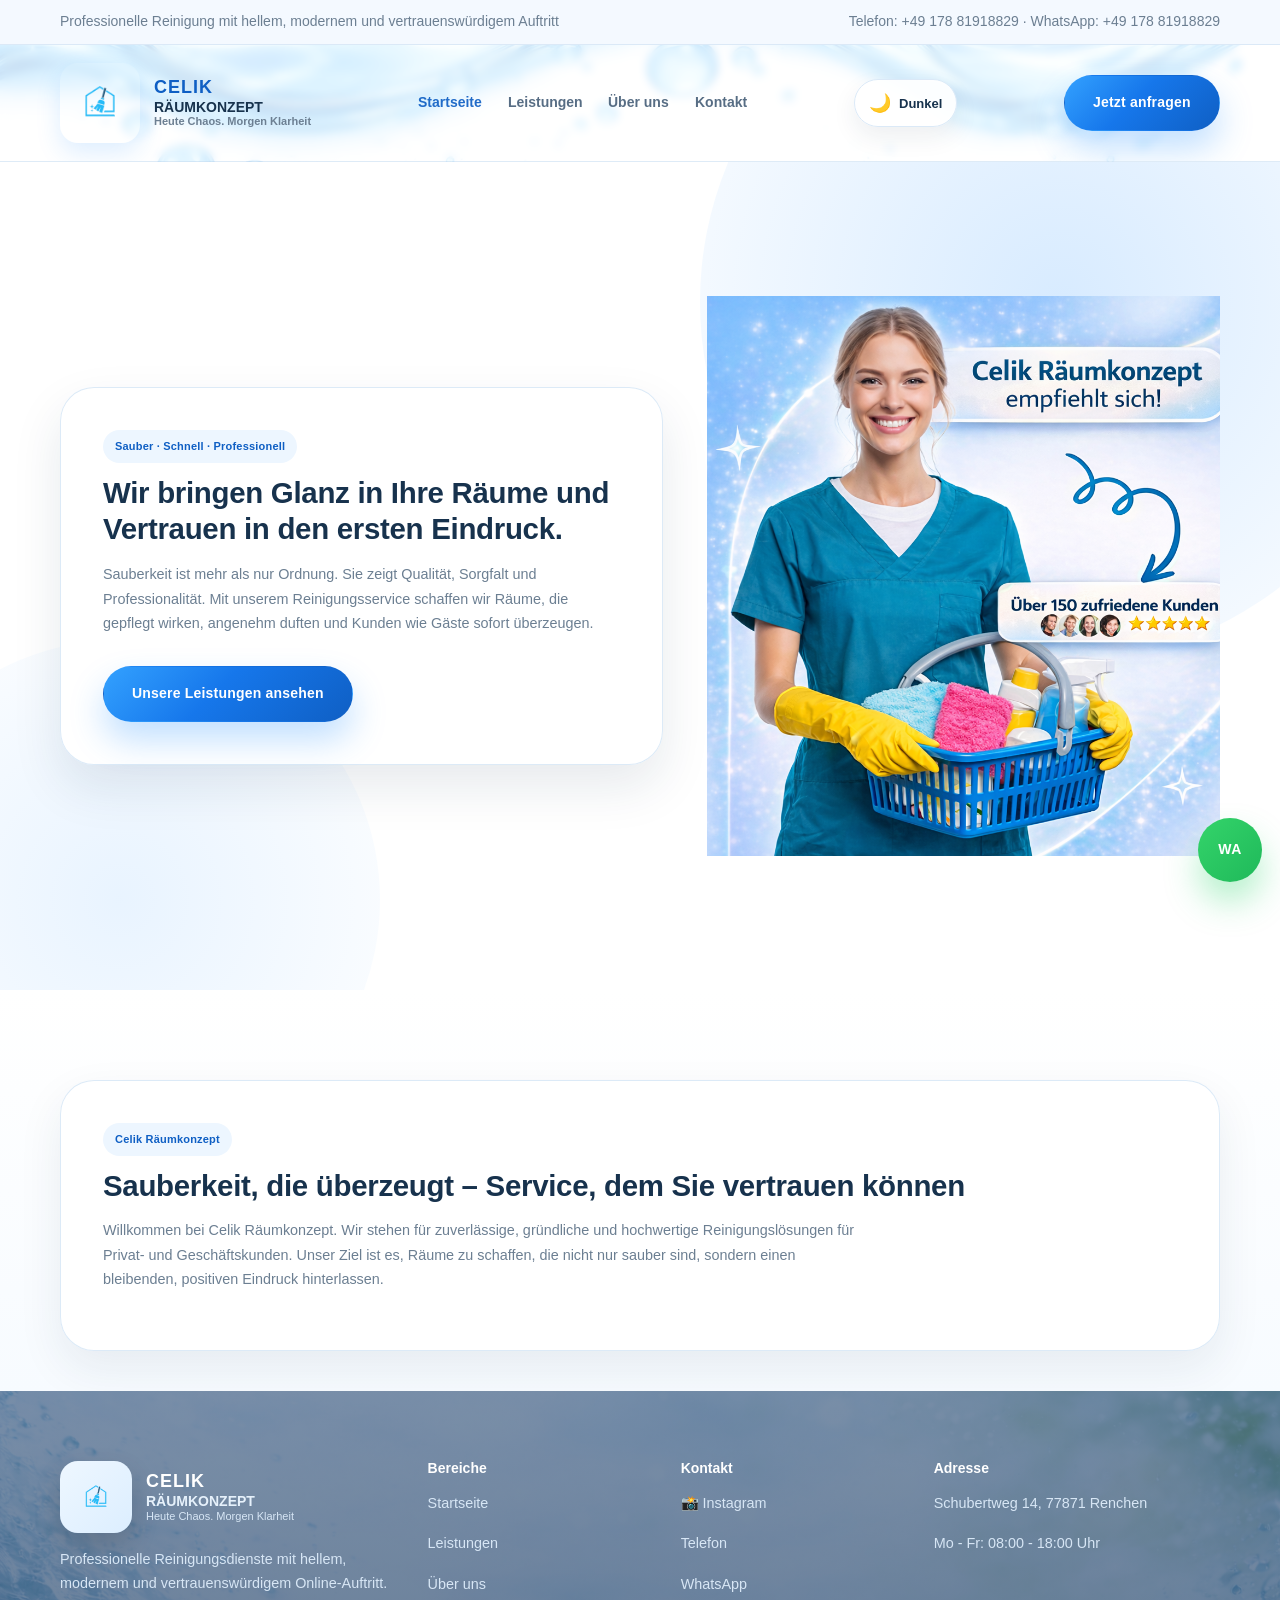
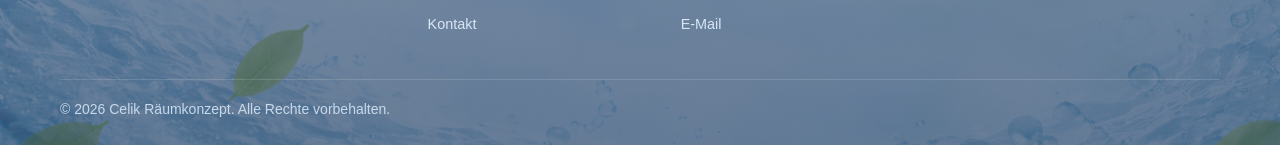
<file: index.html>
<!DOCTYPE html>
<html lang="de">
<head>
  <meta charset="UTF-8" />
  <meta name="viewport" content="width=device-width, initial-scale=1.0" />

  <script>
    (function(){
      try {
        var savedTheme = localStorage.getItem('celik-theme');
        var prefersDark = window.matchMedia && window.matchMedia('(prefers-color-scheme: dark)').matches;
        var theme = savedTheme || (prefersDark ? 'dark' : 'light');
        document.documentElement.setAttribute('data-theme', theme);
      } catch (e) {}
    })();
  </script>
  <title>Startseite | Celik Räumkonzept</title>
  <meta name="description" content="Professionelle Reinigungsdienste mit modernem, hellem und vertrauenswürdigem Webauftritt." />
  <style>
:root{
      --bg:#ffffff;
      --white:#ffffff;
      --primary:#2490ff;
      --primary-dark:#0f5fc4;
      --soft:#edf6ff;
      --line:#dbe9f7;
      --text:#17324d;
      --muted:#6c7f92;
      --success:#25d366;
      --shadow:0 18px 45px rgba(23,50,77,.08);
      --radius:24px;
      --container:1160px;
    }

    *{box-sizing:border-box}
    html{scroll-behavior:smooth}
    body{
      margin:0;
      font-family:Arial, Helvetica, sans-serif;
      color:var(--text);
      background:linear-gradient(180deg,#ffffff 0%, #f8fbff 48%, #f2f8ff 100%);
      line-height:1.7;
      font-size:14px;
    }

    a{text-decoration:none;color:inherit}
    img{max-width:100%;display:block}
    .container{width:min(var(--container), calc(100% - 32px));margin:auto}
    .section{padding:95px 0}
    .section-sm{padding:70px 0}
    .eyebrow{
      display:inline-block;
      background:var(--soft);
      color:var(--primary-dark);
      padding:7px 12px;
      border-radius:999px;
      font-size:11px;
      font-weight:700;
      letter-spacing:.2px;
      margin-bottom:12px;
    }

    h1,h2,h3,h4{margin:0 0 14px;line-height:1.12}
    h1{
      font-size:clamp(1.35rem, 2.3vw, 1.9rem);
      line-height:1.25;
      letter-spacing:-0.3px;
    }
    h2{font-size:clamp(1.55rem, 2.7vw, 2.3rem)}
    h3{font-size:1.05rem}
    p{
      margin:0 0 16px;
      color:var(--muted);
      font-size:0.9rem;
    }
    .lead{
      font-size:0.9rem;
      max-width:600px;
    }

    .topbar{
      background:#f4f9ff;
      border-bottom:1px solid var(--line);
      color:var(--muted);
      font-size:14px;
    }
    .topbar .container{
      display:flex;
      justify-content:space-between;
      align-items:center;
      gap:12px;
      padding:10px 0;
      flex-wrap:wrap;
    }

    .navbar{
      position:sticky;
      top:0;
      z-index:50;
      background-image:url('header-bg.png');
      background-size:cover;
      background-position:center;
      background-repeat:no-repeat;
      border-bottom:1px solid rgba(219,233,247,.9);
      overflow:hidden;
    }
    .navbar::before{
      content:"";
      position:absolute;
      inset:0;
      background:rgba(255,255,255,.78);
      backdrop-filter:blur(4px);
    }
    .navbar .container{
      position:relative;
      z-index:2;
      display:flex;
      justify-content:space-between;
      align-items:center;
      padding:18px 0;
      gap:20px;
    }

    .logo{
      display:flex;
      align-items:center;
      gap:12px;
      font-weight:800;
      font-size:1.18rem;
      color:var(--primary-dark);
    }
    .logo-badge{
      width:48px;height:48px;border-radius:16px;
      background:linear-gradient(135deg,#eef7ff,#dceeff);
      display:grid;place-items:center;
      box-shadow:var(--shadow);
      font-weight:800;
      flex:none;
    }
    .nav-links{
      display:flex;
      gap:26px;
      align-items:center;
      color:#49617a;
      font-weight:700;
    }
    .nav-links a:hover{color:var(--primary)}

    .btn{
      display:inline-flex;
      align-items:center;
      justify-content:center;
      gap:10px;
      padding:15px 28px;
      border-radius:999px;
      font-weight:800;
      letter-spacing:.2px;
      transition:transform .25s ease, box-shadow .25s ease, background .25s ease, color .25s ease, border-color .25s ease;
      border:1px solid transparent;
      cursor:pointer;
      position:relative;
      overflow:hidden;
      min-height:54px;
    }
    .btn::before{
      content:"";
      position:absolute;
      inset:0;
      background:linear-gradient(120deg, rgba(255,255,255,0) 20%, rgba(255,255,255,.22) 50%, rgba(255,255,255,0) 80%);
      transform:translateX(-130%);
      transition:transform .65s ease;
      pointer-events:none;
    }
    .btn:hover{
      transform:translateY(-3px) scale(1.01);
    }
    .btn:hover::before{
      transform:translateX(130%);
    }
    .btn:active{
      transform:translateY(-1px) scale(.99);
    }
    .btn-primary{
      background:linear-gradient(135deg,#33a1ff 0%, #1677eb 45%, #0f5fc4 100%);
      color:#fff;
      box-shadow:0 18px 34px rgba(36,144,255,.28);
    }
    .btn-primary:hover{
      box-shadow:0 22px 40px rgba(36,144,255,.34);
    }
    .btn-light{
      background:rgba(255,255,255,.95);
      color:var(--primary-dark);
      border-color:#cfe3f7;
      box-shadow:0 12px 26px rgba(23,50,77,.08);
    }
    .btn-light:hover{
      background:#ffffff;
      border-color:#b7d8f6;
      box-shadow:0 18px 32px rgba(23,50,77,.12);
    }

    .hero{
      min-height:92vh;
      display:flex;
      align-items:center;
      position:relative;
      overflow:hidden;
      background:#fff;
    }
    .hero::before{
      content:"";
      position:absolute;
      width:720px;
      height:720px;
      border-radius:50%;
      background:radial-gradient(circle, rgba(36,144,255,.18), rgba(36,144,255,0));
      top:-220px;
      right:-140px;
      pointer-events:none;
    }
    .hero::after{
      content:"";
      position:absolute;
      width:520px;
      height:520px;
      border-radius:50%;
      background:radial-gradient(circle, rgba(36,144,255,.10), rgba(36,144,255,0));
      bottom:-170px;
      left:-140px;
      pointer-events:none;
    }
    .hero-grid{
      display:grid;
      grid-template-columns:1.08fr .92fr;
      gap:44px;
      align-items:center;
    }
    .hero-card{
      background:rgba(255,255,255,.96);
      border:1px solid rgba(219,233,247,.95);
      border-radius:34px;
      padding:42px;
      box-shadow:0 22px 50px rgba(23,50,77,.10);
      position:relative;
      z-index:2;
    }
    .hero-actions{display:flex;gap:16px;flex-wrap:wrap;margin-top:30px;align-items:center}
    .hero-note{
      margin-top:22px;
      display:flex;
      gap:16px;
      flex-wrap:wrap;
    }
    .mini-badge{
      background:#fff;
      border:1px solid var(--line);
      color:var(--primary-dark);
      padding:9px 14px;
      border-radius:999px;
      font-weight:700;
      font-size:13px;
      box-shadow:0 10px 22px rgba(31,53,80,.04);
    }

    .hero-visual{
      background:none;
      border:none;
      border-radius:0;
      padding:0;
      box-shadow:none;
      position:relative;
      z-index:2;
      height:100%;
    }
    .hero-image-box{
      border-radius:0;
      overflow:hidden;
      min-height:560px;
      background:none;
      display:flex;
      align-items:center;
      justify-content:center;
      height:100%;
    }
    .hero-image-box img{
      width:100%;
      height:100%;
      object-fit:cover;
    }

    .section-head{
      text-align:center;
      max-width:760px;
      margin:0 auto 36px;
    }

    .stats{
      display:grid;
      grid-template-columns:repeat(4,1fr);
      gap:18px;
      margin-top:28px;
    }
    .stat{
      background:#fff;
      border:1px solid var(--line);
      border-radius:24px;
      padding:24px;
      text-align:center;
      box-shadow:0 8px 20px rgba(31,53,80,.04);
    }
    .stat strong{
      display:block;
      font-size:1.8rem;
      color:var(--primary-dark);
      margin-bottom:6px;
      text-transform:capitalize;
    }

    /* New showcase section */
    .showcase-shell{
      display:grid;
      grid-template-columns:1fr 1fr;
      gap:42px;
      align-items:center;
      max-width:1120px;
      margin:0 auto;
      background:rgba(255,255,255,.85);
      border:1px solid rgba(219,233,247,.95);
      border-radius:34px;
      padding:34px;
      box-shadow:0 18px 40px rgba(23,50,77,.08);
      backdrop-filter:blur(4px);
    }
    .showcase-image{
      display:flex;
      align-items:center;
      justify-content:center;
      min-height:520px;
    }
    .showcase-image img{
      width:100%;
      max-width:440px;
      height:560px;
      object-fit:cover;
      border-radius:34px;
      box-shadow:0 25px 55px rgba(23,50,77,.14);
      background:#fff;
    }
    .showcase-right{
      position:relative;
      min-height:560px;
      display:flex;
      flex-direction:column;
      justify-content:center;
    }
    .circle-slider{
      position:relative;
      min-height:300px;
      margin-bottom:24px;
    }
    .circle-slide{
      position:absolute;
      inset:0;
      opacity:0;
      transform:scale(.96);
      transition:opacity 1.15s ease, transform 1.15s ease;
      pointer-events:none;
      display:flex;
      align-items:center;
      justify-content:center;
    }
    .circle-slide.active{
      opacity:1;
      transform:scale(1);
      pointer-events:auto;
      position:relative;
    }
    .ring{
      width:360px;
      height:360px;
      border-radius:50%;
      position:relative;
      background:linear-gradient(180deg,#f8fbff,#eef5ff);
      box-shadow:
        inset 10px 10px 22px rgba(210,225,243,.55),
        inset -10px -10px 22px rgba(255,255,255,.95),
        0 25px 55px rgba(23,50,77,.08);
    }
    .bubble{
      position:absolute;
      width:118px;
      height:118px;
      border-radius:50%;
      background:linear-gradient(180deg,#f8fbff,#eef4ff);
      display:flex;
      align-items:center;
      justify-content:center;
      flex-direction:column;
      text-align:center;
      box-shadow:0 18px 36px rgba(23,50,77,.08);
      color:#183451;
      font-weight:700;
      padding:14px;
    }
    .bubble span{
      display:block;
      font-size:1.7rem;
      line-height:1;
      margin-bottom:8px;
    }
    .bubble strong{
      font-size:0.78rem;
      line-height:1.4;
    }
    .b1{top:-8px;left:-4px;}
    .b2{top:-8px;right:-4px;}
    .b3{bottom:8px;left:-2px;}
    .b4{bottom:8px;right:-2px;}
    .center-text{
      position:absolute;
      inset:0;
      display:flex;
      align-items:center;
      justify-content:center;
      text-align:center;
      padding:0 48px;
      color:#8170ef;
      font-weight:800;
      letter-spacing:.18em;
      font-size:.9rem;
    }

    .text-slider{
      position:relative;
      min-height:210px;
    }
    .text-slide{
      position:absolute;
      inset:0;
      opacity:0;
      transform:translateY(22px);
      transition:opacity 1s ease, transform 1s ease;
      pointer-events:none;
    }
    .text-slide.active{
      opacity:1;
      transform:translateY(0);
      position:relative;
      pointer-events:auto;
    }
    .text-kicker{
      color:var(--primary-dark);
      font-weight:800;
      letter-spacing:.25em;
      font-size:.85rem;
      margin-bottom:12px;
      text-transform:uppercase;
    }
    .text-title{
      font-size:clamp(1.65rem, 2.5vw, 2.4rem);
      color:var(--text);
      margin-bottom:10px;
    }
    .text-subtitle{
      font-size:1.05rem;
      color:#6c7f92;
      margin-bottom:16px;
      font-weight:700;
    }
    .text-copy{
      max-width:470px;
      line-height:1.9;
      color:#567089;
      font-size:.95rem;
    }

    .showcase-footer{
      display:flex;
      align-items:center;
      gap:18px;
      flex-wrap:wrap;
      margin-top:14px;
    }
    .slider-dots{
      display:flex;
      gap:10px;
      align-items:center;
    }
    .slider-dots span{
      width:11px;
      height:11px;
      border-radius:50%;
      background:#d7e6f7;
      transition:.35s ease;
    }
    .slider-dots span.active{
      width:30px;
      border-radius:999px;
      background:linear-gradient(135deg,var(--primary),var(--primary-dark));
    }

    .about-grid{
      display:grid;
      grid-template-columns:1fr 1fr;
      gap:28px;
      align-items:center;
    }
    .soft-panel{
      background:linear-gradient(180deg,#ffffff,#f7fbff);
      border:1px solid var(--line);
      border-radius:30px;
      padding:34px;
      box-shadow:var(--shadow);
    }

    .list{
      list-style:none;
      padding:0;
      margin:22px 0 0;
    }
    .list li{
      position:relative;
      padding-left:30px;
      margin-bottom:14px;
      color:var(--muted);
    }
    .list li::before{
      content:"✓";
      position:absolute;
      left:0;top:0;
      width:20px;height:20px;
      border-radius:50%;
      display:grid;place-items:center;
      background:#e8f4ff;
      color:var(--primary-dark);
      font-size:12px;
      font-weight:800;
    }

    .contact-grid{
      display:grid;
      grid-template-columns:.95fr 1.05fr;
      gap:28px;
    }
    .contact-item{
      display:flex;
      gap:14px;
      align-items:flex-start;
      padding:16px 0;
      border-bottom:1px solid var(--line);
    }
    .contact-item:last-child{border-bottom:none}
    .contact-item .small-icon{
      width:54px;height:54px;border-radius:16px;
      display:grid;place-items:center;
      background:#edf6ff;
      color:var(--primary-dark);
      font-size:22px;
      flex:none;
    }

    .form{
      background:#fff;
      border:1px solid var(--line);
      border-radius:30px;
      padding:30px;
      box-shadow:var(--shadow);
    }
    .form-row{
      display:grid;
      grid-template-columns:1fr 1fr;
      gap:16px;
    }
    input, textarea, select{
      width:100%;
      padding:16px 18px;
      border-radius:16px;
      border:1px solid #d5e2ee;
      background:#fcfdff;
      color:var(--text);
      font-size:15px;
      outline:none;
    }
    textarea{min-height:150px;resize:vertical}
    input:focus, textarea:focus, select:focus{
      border-color:#9dcbff;
      box-shadow:0 0 0 4px rgba(36,144,255,.08);
    }


    .insta-link{
      display:inline-flex;
      align-items:center;
      gap:8px;
      padding:8px 14px;
      border-radius:20px;
      background:rgba(255,255,255,0.08);
      transition:.3s;
    }
    .insta-link:hover{
      background:linear-gradient(135deg,#ff7a18,#e1306c,#c13584);
      color:#fff;
    }

    .footer{
      background-image:url('footer-bg.png');
      background-size:cover;
      background-position:center;
      background-repeat:no-repeat;
      color:#d7e6f5;
      margin-top:0;
      position:relative;
      overflow:hidden;
    }
    .footer::before{
      content:"";
      position:absolute;
      inset:0;
      background:linear-gradient(180deg, rgba(33,69,111,.6), rgba(23,56,95,.65));
      pointer-events:none;
    }
    .footer-inner{position:relative;z-index:1;padding:70px 0 24px}
    .footer-grid{
      display:grid;
      grid-template-columns:1.2fr .8fr .8fr 1fr;
      gap:24px;
      margin-bottom:26px;
    }
    .footer h4{color:#fff;margin-bottom:14px}
    .footer p,.footer a{color:#d7e6f5}
    .copy{
      border-top:1px solid rgba(255,255,255,.14);
      padding-top:18px;
      color:#c7d9eb;
    }

    .wa{
      position:fixed;
      right:18px;
      bottom:18px;
      width:64px;
      height:64px;
      border-radius:50%;
      background:linear-gradient(135deg,#34d46a,#1fb95a);
      color:#fff;
      display:grid;
      place-items:center;
      font-weight:900;
      letter-spacing:.4px;
      box-shadow:0 20px 34px rgba(37,211,102,.34);
      z-index:100;
      transition:transform .25s ease, box-shadow .25s ease;
    }
    .wa:hover{
      transform:translateY(-4px) scale(1.04);
      box-shadow:0 26px 40px rgba(37,211,102,.42);
    }


    .mobile-menu-toggle{
      display:none !important;
      align-items:center;
      justify-content:center;
      width:48px;
      height:48px;
      border-radius:14px;
      border:1px solid var(--line);
      background:#fff;
      color:var(--primary-dark);
      font-size:24px;
      cursor:pointer;
      box-shadow:0 10px 24px rgba(23,50,77,.08);
    }
    .mobile-menu{
      display:none !important;
      position:absolute;
      top:100%;
      left:0;
      right:0;
      z-index:20;
      padding:12px 16px 0;
    }
    .mobile-menu.open{
      display:none !important;
    }
    .mobile-menu-inner{
      width:100%;
      max-width:none;
      margin:0;
      background:rgba(255,255,255,.98);
      border:1px solid rgba(219,233,247,.95);
      border-radius:20px;
      box-shadow:0 18px 40px rgba(23,50,77,.12);
      padding:10px;
      display:flex;
      flex-direction:column;
      gap:6px;
    }
    .mobile-menu a{
      display:block;
      width:100%;
      padding:14px 16px;
      border-radius:14px;
      color:#49617a;
      font-weight:700;
    }
    .mobile-menu a:hover,
    .mobile-menu a.active{
      background:var(--soft);
      color:var(--primary-dark);
    }

    @media (max-width:980px){
      .hero-grid,
      .about-grid,
      .contact-grid,
      .footer-grid,
      .stats,
      .form-row,
      .showcase-shell{
        grid-template-columns:1fr;
      }
      .showcase-image{
        min-height:auto;
      }
      .showcase-image img{
        max-width:360px;
        height:440px;
      }
      .showcase-right{
        min-height:auto;
      }
      .nav-links,.navbar .btn.btn-primary{display:flex}
      .mobile-menu-toggle{display:none !important}
    }

    @media (max-width:768px){
      .nav-links,.navbar .btn.btn-primary{display:none}
      .mobile-menu-toggle{display:inline-flex !important}
      .mobile-menu{padding:10px 14px 0}
      .mobile-menu.open{display:block !important}
    }

    @media (max-width:720px){
      .hero-grid,
      .about-grid,
      .contact-grid,
      .footer-grid,
      .stats,
      .form-row,
      .showcase-shell{
        grid-template-columns:1fr;
      }
      .section{padding:72px 0}
      .hero{min-height:auto;padding:54px 0}
      .hero-card,.hero-visual,.soft-panel,.form,.showcase-shell{padding:24px}
      .topbar .container{justify-content:center;text-align:center}
      .navbar .container{justify-content:space-between;text-align:left}
      .mobile-menu{padding:10px 14px 0}
      .logo-text small{display:none}
      .hero-image-box{min-height:380px}
      .showcase-image img{
        max-width:100%;
        height:360px;
      }
      .circle-slider{
        min-height:250px;
      }
      .ring{
        width:250px;
        height:250px;
      }
      .bubble{
        width:84px;
        height:84px;
        padding:10px;
      }
      .bubble span{
        font-size:1.2rem;
        margin-bottom:5px;
      }
      .bubble strong{
        font-size:.6rem;
      }
      .center-text{
        font-size:.68rem;
        padding:0 26px;
        letter-spacing:.12em;
      }
      .text-slider{
        min-height:250px;
      }
    }
  



.logo-img{
  width:80px;
  height:80px;
  object-fit:contain;
  border-radius:18px;
  box-shadow:0 10px 25px rgba(36,144,255,.15);
}

.insta-footer{
  display:inline-flex;
  align-items:center;
  gap:10px;
  margin-top:10px;
  padding:8px 12px;
  border-radius:20px;
  transition:.3s;
}
.insta-footer:hover{
  background:linear-gradient(135deg,#ff7a18,#e1306c,#c13584);
  color:#fff;
}
.insta-img{
  width:20px;
  height:20px;
}


.logo{
  display:flex;
  align-items:center;
  gap:14px;
}
.logo-text{
  display:flex;
  flex-direction:column;
  line-height:1.2;
}
.logo-text strong{
  font-size:18px;
  letter-spacing:1px;
  color:#0f5fc4;
}
.logo-text span{
  font-size:14px;
  font-weight:700;
  color:#17324d;
}
.logo-text small{
  font-size:11px;
  color:#6c7f92;
}


    .footer-logo-text{
      color:#ffffff;
      font-size:18px;
      font-weight:800;
      line-height:1.3;
      margin:0 0 10px;
      letter-spacing:1px;
    }

    .footer-brand{
      display:inline-flex;
      align-items:center;
      gap:14px;
      margin-bottom:14px;
      color:#fff;
    }
    .footer-logo-img{
      width:72px;
      height:72px;
      object-fit:contain;
      border-radius:18px;
      background:linear-gradient(135deg,#eef7ff,#dceeff);
      padding:8px;
      box-shadow:0 12px 28px rgba(0,0,0,.14);
      flex:none;
    }
    .footer-brand-text{
      display:flex;
      flex-direction:column;
      line-height:1.2;
    }
    .footer-brand-text strong{
      font-size:18px;
      letter-spacing:1px;
      color:#ffffff;
    }
    .footer-brand-text span{
      font-size:14px;
      font-weight:700;
      color:#e6f1fb;
    }
    .footer-brand-text small{
      font-size:11px;
      color:#d7e6f5;
    }


    /* Smooth page entrance + scroll reveal */
    body{
      animation:pageFade 1s ease;
    }
    @keyframes pageFade{
      from{opacity:0; transform:translateY(10px);}
      to{opacity:1; transform:translateY(0);}
    }
    .reveal{
      opacity:0;
      transform:translateY(34px);
      transition:opacity .9s ease, transform .9s ease;
      will-change:opacity, transform;
    }
    .reveal.reveal-visible{
      opacity:1;
      transform:translateY(0);
    }
    .reveal-left{
      opacity:0;
      transform:translateX(-36px);
      transition:opacity .95s ease, transform .95s ease;
      will-change:opacity, transform;
    }
    .reveal-left.reveal-visible{
      opacity:1;
      transform:translateX(0);
    }
    .reveal-right{
      opacity:0;
      transform:translateX(36px);
      transition:opacity .95s ease, transform .95s ease;
      will-change:opacity, transform;
    }
    .reveal-right.reveal-visible{
      opacity:1;
      transform:translateX(0);
    }
    .hero-card,
    .showcase-shell,
    .soft-panel,
    .form{
      transition:transform .25s ease, box-shadow .25s ease;
    }
    .hero-card:hover,
    .showcase-shell:hover,
    .soft-panel:hover,
    .form:hover{
      transform:translateY(-3px);
      box-shadow:0 24px 50px rgba(23,50,77,.10);
    }

.page-hero{
  padding:90px 0 40px;
  background:linear-gradient(180deg,#ffffff 0%, #f7fbff 100%);
}
.page-hero-card{
  background:rgba(255,255,255,.94);
  border:1px solid rgba(219,233,247,.95);
  border-radius:34px;
  padding:42px;
  box-shadow:var(--shadow);
}
.page-hero .lead{max-width:760px}
.nav-links a.active{
  color:var(--primary-dark);
  position:relative;
}
.nav-links a.active::after{
  content:"";
  position:absolute;
  left:0;
  right:0;
  bottom:-8px;
  height:3px;
  border-radius:999px;
  background:linear-gradient(135deg,var(--primary),var(--primary-dark));
}
@media (max-width:720px){
  .page-hero{padding:54px 0 18px}
  .page-hero-card{padding:24px}
}

  

    :root{
      --page-bg:linear-gradient(180deg,#ffffff 0%, #f8fbff 48%, #f2f8ff 100%);
      --surface:#ffffff;
      --surface-soft:#f8fbff;
      --surface-strong:#ffffff;
      --nav-overlay:rgba(255,255,255,.78);
      --nav-link:#49617a;
      --footer-text:#e6f1fb;
    }

    body{background:var(--page-bg) !important;}
    .theme-toggle{
      display:inline-flex;
      align-items:center;
      justify-content:center;
      gap:8px;
      min-width:48px;
      min-height:48px;
      padding:0 14px;
      border-radius:999px;
      border:1px solid var(--line);
      background:rgba(255,255,255,.92);
      color:var(--text);
      font-weight:800;
      cursor:pointer;
      box-shadow:0 10px 25px rgba(23,50,77,.08);
      transition:transform .2s ease, background .25s ease, color .25s ease, border-color .25s ease;
    }
    .theme-toggle:hover{transform:translateY(-2px)}
    .theme-toggle .theme-icon{font-size:18px; line-height:1}
    .theme-toggle .theme-label{font-size:13px}

    .nav-links{color:var(--nav-link) !important;}
    .navbar::before{background:var(--nav-overlay) !important;}

    html[data-theme="dark"]{
      --bg:#0b1220;
      --white:#111827;
      --primary:#5fb0ff;
      --primary-dark:#90caff;
      --soft:#142033;
      --line:#243247;
      --text:#f3f7ff;
      --muted:#d3dced;
      --shadow:0 18px 45px rgba(0,0,0,.35);
      --page-bg:linear-gradient(180deg,#08111f 0%, #0b1627 48%, #101a2d 100%);
      --surface:#111827;
      --surface-soft:#0f1a2c;
      --surface-strong:#162235;
      --nav-overlay:rgba(8,17,31,.88);
      --nav-link:#e8f1ff;
      --footer-text:#dbe8fb;
    }

    html[data-theme="dark"] body,
    html[data-theme="dark"] .hero,
    html[data-theme="dark"] .section,
    html[data-theme="dark"] .section-sm,
    html[data-theme="dark"] .page-hero,
    html[data-theme="dark"] .contact-section,
    html[data-theme="dark"] .footer,
    html[data-theme="dark"] .hero-card,
    html[data-theme="dark"] .page-hero-card,
    html[data-theme="dark"] .card,
    html[data-theme="dark"] .service-card,
    html[data-theme="dark"] .contact-card,
    html[data-theme="dark"] .about-card,
    html[data-theme="dark"] .stat-card,
    html[data-theme="dark"] .faq-item,
    html[data-theme="dark"] .info-box,
    html[data-theme="dark"] .feature,
    html[data-theme="dark"] .value-card,
    html[data-theme="dark"] .team-card,
    html[data-theme="dark"] .mini-badge,
    html[data-theme="dark"] .topbar,
    html[data-theme="dark"] .mobile-menu,
    html[data-theme="dark"] .form-card,
    html[data-theme="dark"] .contact-form,
    html[data-theme="dark"] .contact-info,
    html[data-theme="dark"] .map-card,
    html[data-theme="dark"] .testimonial-card,
    html[data-theme="dark"] .process-card,
    html[data-theme="dark"] .price-card,
    html[data-theme="dark"] .step,
    html[data-theme="dark"] .benefit,
    html[data-theme="dark"] .box{
      background:var(--surface) !important;
      color:var(--text) !important;
      border-color:var(--line) !important;
      box-shadow:var(--shadow) !important;
    }

    html[data-theme="dark"] p,
    html[data-theme="dark"] li,
    html[data-theme="dark"] label,
    html[data-theme="dark"] .copy,
    html[data-theme="dark"] .logo-text span,
    html[data-theme="dark"] .logo-text small,
    html[data-theme="dark"] .footer p,
    html[data-theme="dark"] .footer a,
    html[data-theme="dark"] .topbar,
    html[data-theme="dark"] .lead{
      color:var(--muted) !important;
    }

    html[data-theme="dark"] h1,
    html[data-theme="dark"] h2,
    html[data-theme="dark"] h3,
    html[data-theme="dark"] h4,
    html[data-theme="dark"] strong,
    html[data-theme="dark"] .logo-text strong,
    html[data-theme="dark"] .footer-brand-text strong,
    html[data-theme="dark"] .footer-brand-text span,
    html[data-theme="dark"] .footer-brand-text small,
    html[data-theme="dark"] .nav-links a,
    html[data-theme="dark"] .mobile-menu a,
    html[data-theme="dark"] .mini-badge,
    html[data-theme="dark"] .eyebrow{
      color:var(--text) !important;
    }

    html[data-theme="dark"] .eyebrow{background:#142845 !important;}
    html[data-theme="dark"] .btn-light,
    html[data-theme="dark"] .theme-toggle{
      background:#142033 !important;
      color:var(--text) !important;
      border-color:#31445f !important;
    }
    html[data-theme="dark"] input,
    html[data-theme="dark"] textarea,
    html[data-theme="dark"] select{
      background:#0d1728 !important;
      color:var(--text) !important;
      border-color:#31445f !important;
    }
    html[data-theme="dark"] input::placeholder,
    html[data-theme="dark"] textarea::placeholder{color:#b7c5dc !important;}
    html[data-theme="dark"] .logo-badge,
    html[data-theme="dark"] .footer-logo-img{background:linear-gradient(135deg,#10233b,#163250) !important;}
    html[data-theme="dark"] .wa{box-shadow:0 14px 28px rgba(0,0,0,.28) !important;}

    @media (max-width: 900px){
      .theme-toggle .theme-label{display:none}
      .theme-toggle{padding:0 12px}
    }



    html[data-theme="dark"] .soft-panel,
    html[data-theme="dark"] .form,
    html[data-theme="dark"] .contact-item > div,
    html[data-theme="dark"] .contact-item strong,
    html[data-theme="dark"] .contact-item p,
    html[data-theme="dark"] .contact-item a,
    html[data-theme="dark"] .text-title,
    html[data-theme="dark"] .text-subtitle,
    html[data-theme="dark"] .text-copy,
    html[data-theme="dark"] .list li,
    html[data-theme="dark"] .service-list li,
    html[data-theme="dark"] .info-list li,
    html[data-theme="dark"] .feature-list li,
    html[data-theme="dark"] .price-list li,
    html[data-theme="dark"] .benefit-list li,
    html[data-theme="dark"] .faq-answer,
    html[data-theme="dark"] .contact-card p,
    html[data-theme="dark"] .about-card p,
    html[data-theme="dark"] .service-card p,
    html[data-theme="dark"] .testimonial-card p,
    html[data-theme="dark"] .process-card p,
    html[data-theme="dark"] .value-card p,
    html[data-theme="dark"] .team-card p,
    html[data-theme="dark"] .stat-card p{
      color:#e8eef9 !important;
    }

    html[data-theme="dark"] h1,
    html[data-theme="dark"] h2,
    html[data-theme="dark"] h3,
    html[data-theme="dark"] h4,
    html[data-theme="dark"] .text-title,
    html[data-theme="dark"] .contact-item strong,
    html[data-theme="dark"] .footer h4,
    html[data-theme="dark"] .stat-number,
    html[data-theme="dark"] .price,
    html[data-theme="dark"] .big-number{
      color:#ffffff !important;
      text-shadow:none !important;
      opacity:1 !important;
    }

    html[data-theme="dark"] .contact-item p,
    html[data-theme="dark"] .contact-item a,
    html[data-theme="dark"] .text-subtitle,
    html[data-theme="dark"] .muted,
    html[data-theme="dark"] [class*="muted"],
    html[data-theme="dark"] [style*="opacity"],
    html[data-theme="dark"] .lead,
    html[data-theme="dark"] .copy{
      color:#d8e2f2 !important;
      opacity:1 !important;
    }

    html[data-theme="dark"] input,
    html[data-theme="dark"] textarea,
    html[data-theme="dark"] select,
    html[data-theme="dark"] option{
      background:#081427 !important;
      color:#ffffff !important;
      -webkit-text-fill-color:#ffffff !important;
    }

    html[data-theme="dark"] input::placeholder,
    html[data-theme="dark"] textarea::placeholder,
    html[data-theme="dark"] select,
    html[data-theme="dark"] select option:first-child{
      color:#d6e2f5 !important;
      opacity:1 !important;
    }

    html[data-theme="dark"] .small-icon,
    html[data-theme="dark"] .contact-item .small-icon{
      background:#13233a !important;
      color:#ffffff !important;
      box-shadow:none !important;
    }

    html[data-theme="dark"] .navbar,
    html[data-theme="dark"] .topbar,
    html[data-theme="dark"] .mobile-menu{
      backdrop-filter:blur(10px);
    }

  
/* ===== Enhanced luxury dark mode and smoother interactions ===== */
:root{
  --transition-fast:220ms cubic-bezier(.22,1,.36,1);
  --transition-med:360ms cubic-bezier(.22,1,.36,1);
}

body,
.navbar,
.navbar::before,
.hero,
.section,
.section-sm,
.page-hero,
.contact-section,
.footer,
.hero-card,
.page-hero-card,
.card,
.service-card,
.contact-card,
.about-card,
.stat-card,
.faq-item,
.info-box,
.feature,
.value-card,
.team-card,
.mini-badge,
.topbar,
.mobile-menu,
.form-card,
.contact-form,
.contact-info,
.map-card,
.testimonial-card,
.process-card,
.price-card,
.step,
.benefit,
.box,
input,
textarea,
select,
button,
.btn,
a{
  transition:
    background-color var(--transition-med),
    color var(--transition-fast),
    border-color var(--transition-fast),
    box-shadow var(--transition-fast),
    transform var(--transition-fast),
    opacity var(--transition-fast);
}

.btn,
.theme-toggle,
.mobile-toggle,
.nav-links a{
  will-change: transform;
}

.theme-toggle,
.mobile-toggle{
  position:relative;
  overflow:hidden;
}

.theme-toggle::after,
.mobile-toggle::after,
.btn::after{
  content:"";
  position:absolute;
  width:180px;
  height:180px;
  background:radial-gradient(circle, rgba(255,255,255,.22), rgba(255,255,255,0) 60%);
  top:50%;
  left:-160px;
  transform:translateY(-50%);
  transition:left .7s ease;
  pointer-events:none;
}

.theme-toggle:hover::after,
.mobile-toggle:hover::after,
.btn:hover::after{
  left:100%;
}

.nav-links a{
  position:relative;
  opacity:.92;
}
.nav-links a::after{
  content:"";
  position:absolute;
  left:0;
  bottom:-8px;
  width:100%;
  height:2px;
  border-radius:999px;
  background:currentColor;
  transform:scaleX(0);
  transform-origin:left;
  transition:transform var(--transition-fast);
}
.nav-links a:hover::after,
.nav-links a[aria-current="page"]::after{
  transform:scaleX(1);
}

.hero-card,
.page-hero-card,
.contact-card,
.form-card,
.service-card,
.about-card,
.value-card,
.team-card,
.testimonial-card,
.process-card,
.price-card,
.stat-card,
.info-box,
.feature,
.step,
.benefit,
.map-card,
.box{
  backdrop-filter: blur(10px);
}

html[data-theme="dark"]{
  --primary:#6bb8ff;
  --primary-dark:#2d8fff;
  --soft:#11233a;
  --line:#2a405b;
  --text:#f8fbff;
  --muted:#d7e3f4;
  --shadow:0 22px 55px rgba(0,0,0,.38);
  --page-bg:
    radial-gradient(circle at top right, rgba(93,176,255,.14), rgba(93,176,255,0) 28%),
    radial-gradient(circle at bottom left, rgba(90,124,255,.11), rgba(90,124,255,0) 30%),
    linear-gradient(180deg,#07111e 0%, #0c1728 50%, #0e1b2e 100%);
  --surface:#0f1b2d;
  --surface-soft:#122238;
  --surface-strong:#172a43;
  --nav-overlay:rgba(7,17,30,.78);
  --nav-link:#eff6ff;
  --footer-text:#e0ecff;
}

html[data-theme="dark"] body{
  background:var(--page-bg) !important;
}

html[data-theme="dark"] .navbar{
  border-bottom:1px solid rgba(107,184,255,.14) !important;
  box-shadow:0 12px 36px rgba(0,0,0,.24);
}

html[data-theme="dark"] .navbar::before{
  background:
    linear-gradient(180deg, rgba(8,17,31,.82), rgba(8,17,31,.74)),
    radial-gradient(circle at top, rgba(107,184,255,.12), rgba(107,184,255,0) 35%) !important;
  backdrop-filter:blur(10px);
}

html[data-theme="dark"] .hero::before,
html[data-theme="dark"] .hero::after{
  opacity:.95;
  filter:blur(6px);
}

html[data-theme="dark"] .hero-card,
html[data-theme="dark"] .page-hero-card,
html[data-theme="dark"] .card,
html[data-theme="dark"] .service-card,
html[data-theme="dark"] .contact-card,
html[data-theme="dark"] .about-card,
html[data-theme="dark"] .stat-card,
html[data-theme="dark"] .faq-item,
html[data-theme="dark"] .info-box,
html[data-theme="dark"] .feature,
html[data-theme="dark"] .value-card,
html[data-theme="dark"] .team-card,
html[data-theme="dark"] .mini-badge,
html[data-theme="dark"] .mobile-menu,
html[data-theme="dark"] .form-card,
html[data-theme="dark"] .contact-form,
html[data-theme="dark"] .contact-info,
html[data-theme="dark"] .map-card,
html[data-theme="dark"] .testimonial-card,
html[data-theme="dark"] .process-card,
html[data-theme="dark"] .price-card,
html[data-theme="dark"] .step,
html[data-theme="dark"] .benefit,
html[data-theme="dark"] .box{
  background:linear-gradient(180deg, rgba(18,34,56,.96), rgba(12,23,39,.96)) !important;
  border:1px solid rgba(115,153,196,.18) !important;
  box-shadow:0 22px 55px rgba(0,0,0,.33), inset 0 1px 0 rgba(255,255,255,.03) !important;
}

html[data-theme="dark"] .eyebrow,
html[data-theme="dark"] .mini-badge{
  background:linear-gradient(135deg, rgba(51,117,188,.35), rgba(104,187,255,.16)) !important;
  color:#f7fbff !important;
  border:1px solid rgba(122,180,255,.18);
}

html[data-theme="dark"] h1,
html[data-theme="dark"] h2,
html[data-theme="dark"] h3,
html[data-theme="dark"] h4,
html[data-theme="dark"] h5,
html[data-theme="dark"] strong,
html[data-theme="dark"] .text-title,
html[data-theme="dark"] .stat-number,
html[data-theme="dark"] .big-number,
html[data-theme="dark"] .price,
html[data-theme="dark"] .contact-item strong{
  color:#ffffff !important;
  letter-spacing:-0.02em;
}

html[data-theme="dark"] p,
html[data-theme="dark"] li,
html[data-theme="dark"] label,
html[data-theme="dark"] small,
html[data-theme="dark"] .copy,
html[data-theme="dark"] .lead,
html[data-theme="dark"] .muted,
html[data-theme="dark"] [class*="muted"],
html[data-theme="dark"] .contact-item p,
html[data-theme="dark"] .contact-item a,
html[data-theme="dark"] .footer p,
html[data-theme="dark"] .footer a{
  color:#dbe7f6 !important;
  opacity:1 !important;
}

html[data-theme="dark"] .topbar{
  background:rgba(13,24,40,.92) !important;
  color:#dce7f8 !important;
  border-bottom-color:rgba(115,153,196,.16) !important;
}

html[data-theme="dark"] .logo-badge,
html[data-theme="dark"] .footer-logo-img{
  background:linear-gradient(145deg, rgba(28,57,90,.95), rgba(17,33,55,.95)) !important;
  border:1px solid rgba(123,182,255,.14);
  box-shadow:0 16px 40px rgba(0,0,0,.28);
}

html[data-theme="dark"] .btn-primary{
  background:linear-gradient(135deg, #56adff, #1c7dff) !important;
  color:#ffffff !important;
  box-shadow:0 16px 34px rgba(28,125,255,.28) !important;
}

html[data-theme="dark"] .btn-light,
html[data-theme="dark"] .theme-toggle,
html[data-theme="dark"] .mobile-toggle{
  background:linear-gradient(180deg, rgba(20,38,61,.98), rgba(13,26,43,.98)) !important;
  color:#f3f8ff !important;
  border:1px solid rgba(123,182,255,.18) !important;
  box-shadow:0 10px 28px rgba(0,0,0,.24) !important;
}

html[data-theme="dark"] .btn-light:hover,
html[data-theme="dark"] .theme-toggle:hover,
html[data-theme="dark"] .mobile-toggle:hover{
  transform:translateY(-2px);
  box-shadow:0 16px 34px rgba(0,0,0,.30) !important;
}

html[data-theme="dark"] input,
html[data-theme="dark"] textarea,
html[data-theme="dark"] select{
  background:linear-gradient(180deg, rgba(6,16,30,.96), rgba(9,21,36,.96)) !important;
  color:#ffffff !important;
  border:1px solid rgba(123,182,255,.16) !important;
  box-shadow:inset 0 1px 0 rgba(255,255,255,.025);
  caret-color:#ffffff;
}

html[data-theme="dark"] input::placeholder,
html[data-theme="dark"] textarea::placeholder,
html[data-theme="dark"] select,
html[data-theme="dark"] option{
  color:#d5e5fb !important;
  -webkit-text-fill-color:#d5e5fb !important;
  opacity:1 !important;
}

html[data-theme="dark"] input:focus,
html[data-theme="dark"] textarea:focus,
html[data-theme="dark"] select:focus{
  outline:none;
  border-color:rgba(107,184,255,.52) !important;
  box-shadow:0 0 0 4px rgba(107,184,255,.14), 0 10px 25px rgba(0,0,0,.22) !important;
}

html[data-theme="dark"] hr,
html[data-theme="dark"] .divider,
html[data-theme="dark"] .contact-item{
  border-color:rgba(129,165,205,.22) !important;
}

html[data-theme="dark"] .nav-links a,
html[data-theme="dark"] .mobile-menu a{
  color:#eff6ff !important;
}
html[data-theme="dark"] .nav-links a:hover,
html[data-theme="dark"] .mobile-menu a:hover{
  color:#7fc1ff !important;
}

html[data-theme="dark"] .wa{
  box-shadow:0 18px 34px rgba(0,0,0,.28), 0 0 0 1px rgba(255,255,255,.04) !important;
}

@media (prefers-reduced-motion: reduce){
  *,
  *::before,
  *::after{
    transition:none !important;
    animation:none !important;
    scroll-behavior:auto !important;
  }
}



/* ===== Final dark-mode readability fix for footer, contact and about copy ===== */
html[data-theme="dark"] .footer,
html[data-theme="dark"] .footer *{
  text-shadow:none !important;
}

html[data-theme="dark"] .footer p,
html[data-theme="dark"] .footer li,
html[data-theme="dark"] .footer .copy,
html[data-theme="dark"] .footer-brand-text small,
html[data-theme="dark"] .footer-brand > p,
html[data-theme="dark"] .footer-grid > div > p,
html[data-theme="dark"] .footer-grid > div > p a,
html[data-theme="dark"] .footer a,
html[data-theme="dark"] .footer span,
html[data-theme="dark"] .footer small{
  color:#eef4ff !important;
  opacity:1 !important;
}

html[data-theme="dark"] .footer h4,
html[data-theme="dark"] .footer strong,
html[data-theme="dark"] .footer-brand-text strong,
html[data-theme="dark"] .footer-brand-text span{
  color:#ffffff !important;
}

html[data-theme="dark"] .footer a[href^="mailto:"],
html[data-theme="dark"] .footer a[href^="tel:"],
html[data-theme="dark"] .footer a[href*="wa.me"],
html[data-theme="dark"] .contact-item a,
html[data-theme="dark"] .contact-item p,
html[data-theme="dark"] .contact-item > div,
html[data-theme="dark"] .contact-info a,
html[data-theme="dark"] .contact-info p,
html[data-theme="dark"] .contact-info span,
html[data-theme="dark"] .contact-info strong{
  color:#f5f9ff !important;
  opacity:1 !important;
  -webkit-text-fill-color:#f5f9ff !important;
}

html[data-theme="dark"] .contact-item strong,
html[data-theme="dark"] .contact-info h3,
html[data-theme="dark"] .contact-info h4{
  color:#ffffff !important;
}

html[data-theme="dark"] .contact-item .small-icon,
html[data-theme="dark"] .footer .small-icon{
  background:rgba(96,165,250,.16) !important;
  color:#ffffff !important;
  border:1px solid rgba(147,197,253,.22) !important;
}

html[data-theme="dark"] .soft-panel p,
html[data-theme="dark"] .soft-panel li,
html[data-theme="dark"] .about-grid p,
html[data-theme="dark"] .about-card p,
html[data-theme="dark"] .page-hero-card p,
html[data-theme="dark"] .page-hero-card .lead,
html[data-theme="dark"] .hero-card p,
html[data-theme="dark"] .hero-card .lead{
  color:#edf4ff !important;
  opacity:1 !important;
}

html[data-theme="dark"] .soft-panel h2,
html[data-theme="dark"] .soft-panel h3,
html[data-theme="dark"] .about-grid h2{
  color:#ffffff !important;
}

</style>
</head>
<body>
<div class="topbar">
    <div class="container">
      <div>Professionelle Reinigung mit hellem, modernem und vertrauenswürdigem Auftritt</div>
      <div>Telefon: +49 178 81918829 · WhatsApp: +49 178 81918829</div>
    </div>
  </div>

  <header class="navbar">
    <div class="container">
      <a href="index.html" aria-current="page" class="logo">
        <img src="logo.png" class="logo-img">
        <div class="logo-text">
          <strong>CELIK</strong>
          <span>RÄUMKONZEPT</span>
          <small>Heute Chaos. Morgen Klarheit</small>
        </div>
      </a>
      <nav class="nav-links">
        <a href="index.html" class="active">Startseite</a>
        <a href="leistungen.html">Leistungen</a>
        <a href="ueber-uns.html">Über uns</a>
        <a href="kontakt.html">Kontakt</a>
      </nav>
      <button class="theme-toggle" type="button" aria-label="Dunkelmodus aktivieren" aria-pressed="false"><span class="theme-icon">🌙</span><span class="theme-label">Dunkel</span></button>
      <button class="mobile-menu-toggle" type="button" aria-label="Menü öffnen" aria-expanded="false">☰</button>
      <a class="btn btn-primary" href="kontakt.html">Jetzt anfragen</a>
    </div>
    <div class="container mobile-menu" id="mobileMenu">
      <nav class="mobile-menu-inner">
        <a href="index.html" class="active">Startseite</a>
        <a href="leistungen.html">Leistungen</a>
        <a href="ueber-uns.html">Über uns</a>
        <a href="kontakt.html">Kontakt</a>
      </nav>
    </div>
  </header>

<section class="hero" id="start">
    <div class="container hero-grid">
      <div class="hero-card reveal-left">
        <span class="eyebrow">Sauber · Schnell · Professionell</span>
        <h1>Wir bringen Glanz in Ihre Räume und Vertrauen in den ersten Eindruck.</h1>
        <p class="lead">
          Sauberkeit ist mehr als nur Ordnung. Sie zeigt Qualität, Sorgfalt und Professionalität.
          Mit unserem Reinigungsservice schaffen wir Räume, die gepflegt wirken, angenehm duften
          und Kunden wie Gäste sofort überzeugen.
        </p>
        <div class="hero-actions">
          <a class="btn btn-primary" href="leistungen.html">Unsere Leistungen ansehen</a>
          
        </div>
        
      </div>

      <div class="hero-visual reveal-right">
        <div class="hero-image-box">
          <img src="cleaner.png" alt="Reinigungskraft" />
        </div>
      </div>
    </div>
  </section>


  <section class="page-hero">
    <div class="container">
      <div class="page-hero-card reveal">
        <span class="eyebrow">Celik Räumkonzept</span>
        <h1>Sauberkeit, die überzeugt – Service, dem Sie vertrauen können</h1>
        <p class="lead">
        Willkommen bei Celik Räumkonzept. Wir stehen für zuverlässige, gründliche und hochwertige Reinigungslösungen für Privat- und Geschäftskunden.
        Unser Ziel ist es, Räume zu schaffen, die nicht nur sauber sind, sondern einen bleibenden, positiven Eindruck hinterlassen.
        </p>
      </div>
    </div>
  </section>


<footer class="footer">
    <div class="container footer-inner reveal">
      <div class="footer-grid">
        <div>
          <a href="index.html" class="footer-brand">
            <img src="logo.png" class="footer-logo-img" alt="Logo">
            <div class="footer-brand-text">
              <strong>CELIK</strong>
              <span>RÄUMKONZEPT</span>
              <small>Heute Chaos. Morgen Klarheit</small>
            </div>
          </a>
          <p>Professionelle Reinigungsdienste mit hellem, modernem und vertrauenswürdigem Online-Auftritt.</p>
        </div>
        <div>
          <h4>Bereiche</h4>
          <p><a href="index.html">Startseite</a></p>
          <p><a href="leistungen.html">Leistungen</a></p>
          <p><a href="ueber-uns.html">Über uns</a></p>
          <p><a href="kontakt.html">Kontakt</a></p>
        </div>
        <div>
          <h4>Kontakt</h4>
          <p><a href="https://www.instagram.com/celik_raeumkonzept?igsh=MWxuaTNyM2o1eHA0ZQ==" target="_blank">📸 Instagram</a></p>
          <p><a href="tel:+4917881918829">Telefon</a></p>
          <p><a href="https://wa.me/4917881918829">WhatsApp</a></p>
          <p><a href="mailto:kontakt@celik-raeumkonzept.de">E-Mail</a></p>
        </div>
        <div>
          <h4>Adresse</h4>
          <p>Schubertweg 14, 77871 Renchen</p>
          <p>Mo - Fr: 08:00 - 18:00 Uhr</p>
        </div>
      </div>
      <div class="copy">© 2026 Celik Räumkonzept. Alle Rechte vorbehalten.</div>
    </div>
  </footer>

  

  <a class="wa" href="https://wa.me/4917881918829">WA</a>

  <script>

    (function(){
      const storageKey = 'celik-theme';
      const root = document.documentElement;
      const savedTheme = localStorage.getItem(storageKey);
      const prefersDark = window.matchMedia && window.matchMedia('(prefers-color-scheme: dark)').matches;
      const theme = savedTheme || (prefersDark ? 'dark' : 'light');
      root.setAttribute('data-theme', theme);

      function updateThemeButtons(){
        const isDark = root.getAttribute('data-theme') === 'dark';
        document.querySelectorAll('.theme-toggle').forEach((btn)=>{
          const icon = btn.querySelector('.theme-icon');
          const label = btn.querySelector('.theme-label');
          btn.setAttribute('aria-pressed', isDark ? 'true' : 'false');
          btn.setAttribute('aria-label', isDark ? 'Hellmodus aktivieren' : 'Dunkelmodus aktivieren');
          if(icon) icon.textContent = isDark ? '☀️' : '🌙';
          if(label) label.textContent = isDark ? 'Hell' : 'Dunkel';
        });
      }

      function toggleTheme(){
        const nextTheme = root.getAttribute('data-theme') === 'dark' ? 'light' : 'dark';
        root.setAttribute('data-theme', nextTheme);
        localStorage.setItem(storageKey, nextTheme);
        updateThemeButtons();
      }

      document.addEventListener('DOMContentLoaded', function(){
        updateThemeButtons();
        document.querySelectorAll('.theme-toggle').forEach((btn)=>{
          btn.addEventListener('click', toggleTheme);
        });
      });
    })();

    (function(){
      const items = document.querySelectorAll('.reveal, .reveal-left, .reveal-right');
      if (!items.length) return;
      const observer = new IntersectionObserver((entries)=>{
        entries.forEach((entry)=>{
          if(entry.isIntersecting){
            entry.target.classList.add('reveal-visible');
            observer.unobserve(entry.target);
          }
        });
      }, { threshold: 0.16 });
      items.forEach((item)=>observer.observe(item));
    })();

    const menuToggle = document.querySelector('.mobile-menu-toggle');
    const mobileMenu = document.getElementById('mobileMenu');
    if(menuToggle && mobileMenu){
      menuToggle.addEventListener('click', function(){
        const isOpen = mobileMenu.classList.toggle('open');
        menuToggle.setAttribute('aria-expanded', isOpen ? 'true' : 'false');
      });
      mobileMenu.querySelectorAll('a').forEach((link)=>{
        link.addEventListener('click', ()=>{
          mobileMenu.classList.remove('open');
          menuToggle.setAttribute('aria-expanded', 'false');
        });
      });
    }
  </script>


<script>
(function(){
  function updateThemeToggle(){
    var theme = document.documentElement.getAttribute('data-theme') || 'light';
    var buttons = document.querySelectorAll('.theme-toggle');
    buttons.forEach(function(btn){
      var icon = btn.querySelector('.theme-icon');
      var label = btn.querySelector('.theme-label');
      btn.setAttribute('aria-label', theme === 'dark' ? 'Hellen Modus aktivieren' : 'Dunklen Modus aktivieren');
      btn.setAttribute('title', theme === 'dark' ? 'Heller Modus' : 'Dunkler Modus');
      if(icon) icon.textContent = theme === 'dark' ? '☀️' : '🌙';
      if(label) label.textContent = theme === 'dark' ? 'Hell' : 'Dunkel';
    });
  }
  document.addEventListener('DOMContentLoaded', function(){
    updateThemeToggle();
    document.querySelectorAll('.theme-toggle').forEach(function(btn){
      btn.addEventListener('click', function(){
        setTimeout(updateThemeToggle, 10);
      });
    });
  });
})();
</script>

</body>
</html>
</file>
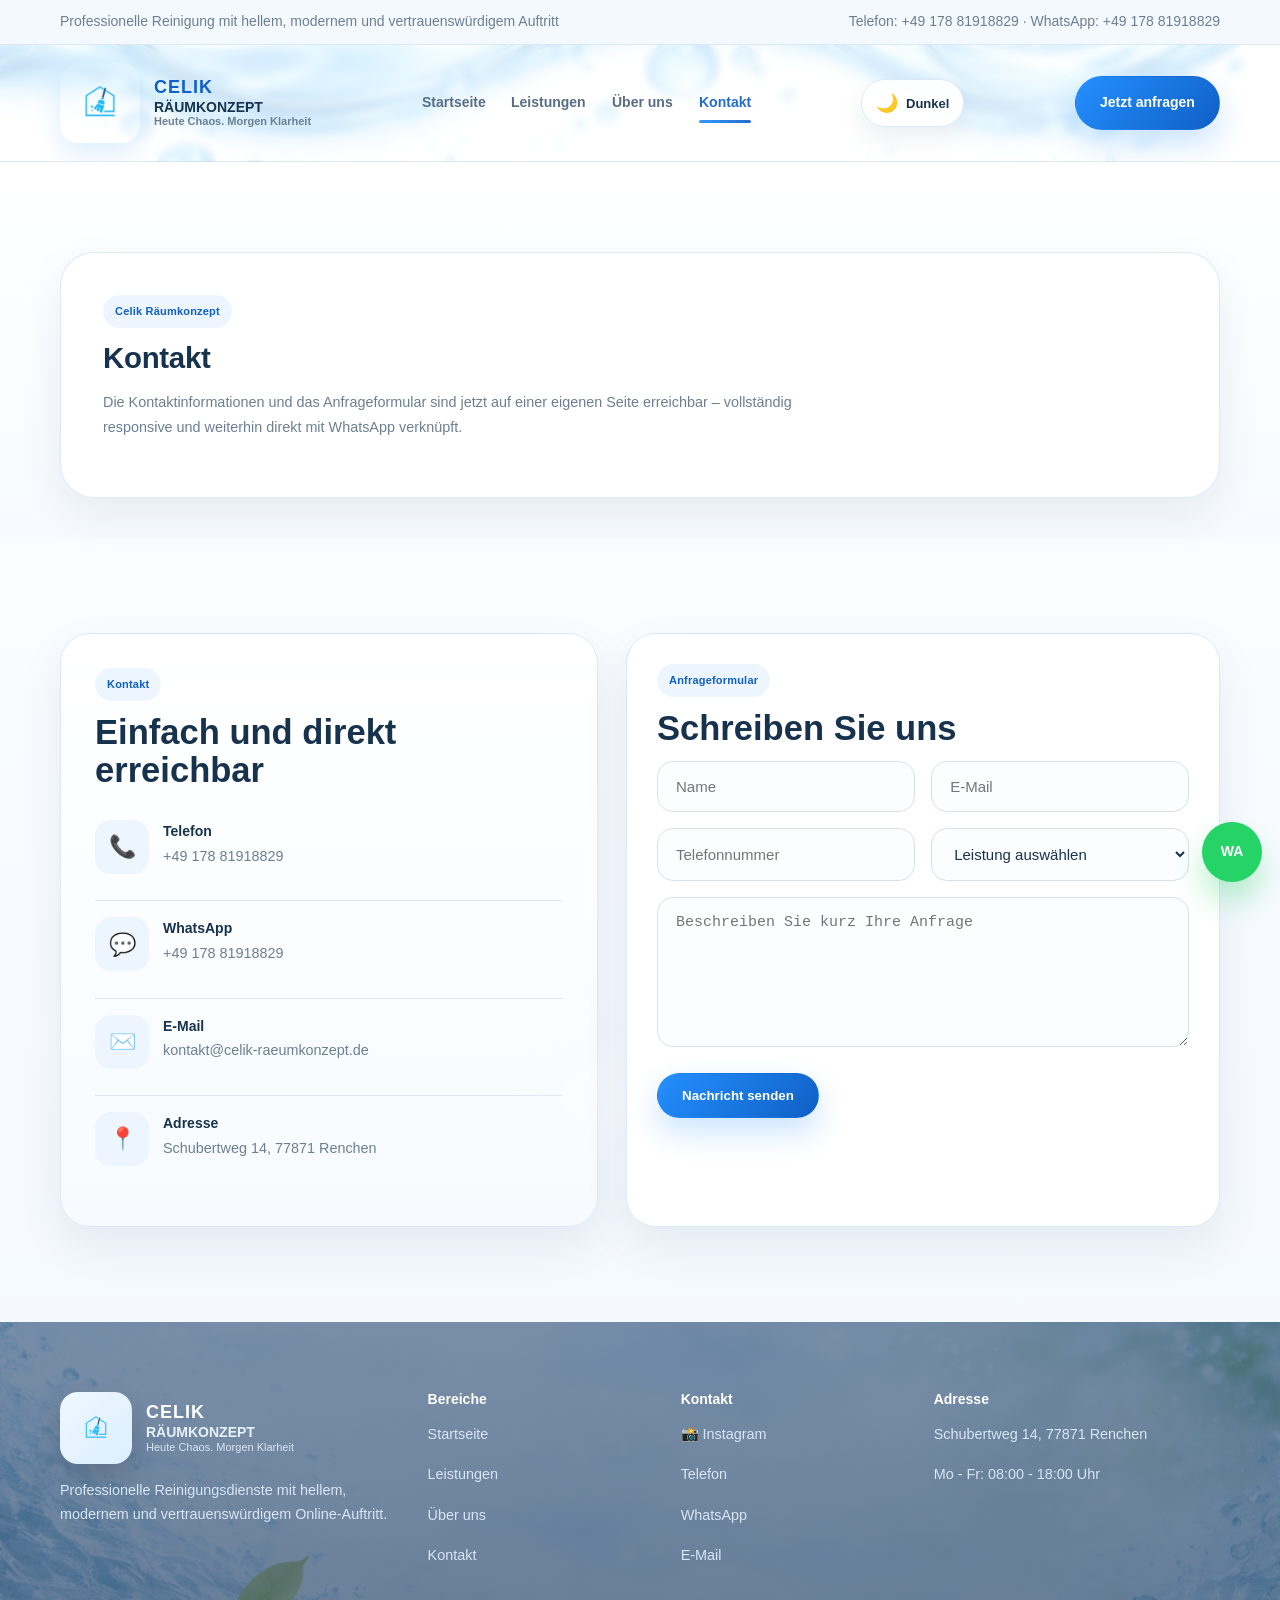
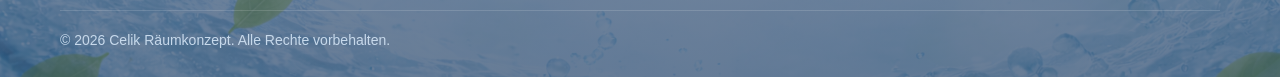
<file: kontakt.html>
<!DOCTYPE html>
<html lang="de">
<head>
  <meta charset="UTF-8" />
  <meta name="viewport" content="width=device-width, initial-scale=1.0" />

  <script>
    (function(){
      try {
        var savedTheme = localStorage.getItem('celik-theme');
        var prefersDark = window.matchMedia && window.matchMedia('(prefers-color-scheme: dark)').matches;
        var theme = savedTheme || (prefersDark ? 'dark' : 'light');
        document.documentElement.setAttribute('data-theme', theme);
      } catch (e) {}
    })();
  </script>
  <title>Kontakt | Celik Räumkonzept</title>
  <meta name="description" content="Professionelle Reinigungsdienste mit modernem, hellem und vertrauenswürdigem Webauftritt." />
  <style>
:root{
      --bg:#ffffff;
      --white:#ffffff;
      --primary:#2490ff;
      --primary-dark:#0f5fc4;
      --soft:#edf6ff;
      --line:#dbe9f7;
      --text:#17324d;
      --muted:#6c7f92;
      --success:#25d366;
      --shadow:0 18px 45px rgba(23,50,77,.08);
      --radius:24px;
      --container:1160px;
    }

    *{box-sizing:border-box}
    html{scroll-behavior:smooth}
    body{
      margin:0;
      font-family:Arial, Helvetica, sans-serif;
      color:var(--text);
      background:linear-gradient(180deg,#ffffff 0%, #f8fbff 48%, #f2f8ff 100%);
      line-height:1.7;
      font-size:14px;
    }

    a{text-decoration:none;color:inherit}
    img{max-width:100%;display:block}
    .container{width:min(var(--container), calc(100% - 32px));margin:auto}
    .section{padding:95px 0}
    .section-sm{padding:70px 0}
    .eyebrow{
      display:inline-block;
      background:var(--soft);
      color:var(--primary-dark);
      padding:7px 12px;
      border-radius:999px;
      font-size:11px;
      font-weight:700;
      letter-spacing:.2px;
      margin-bottom:12px;
    }

    h1,h2,h3,h4{margin:0 0 14px;line-height:1.12}
    h1{
      font-size:clamp(1.35rem, 2.3vw, 1.9rem);
      line-height:1.25;
      letter-spacing:-0.3px;
    }
    h2{font-size:clamp(1.55rem, 2.7vw, 2.3rem)}
    h3{font-size:1.05rem}
    p{
      margin:0 0 16px;
      color:var(--muted);
      font-size:0.9rem;
    }
    .lead{
      font-size:0.9rem;
      max-width:600px;
    }

    .topbar{
      background:#f4f9ff;
      border-bottom:1px solid var(--line);
      color:var(--muted);
      font-size:14px;
    }
    .topbar .container{
      display:flex;
      justify-content:space-between;
      align-items:center;
      gap:12px;
      padding:10px 0;
      flex-wrap:wrap;
    }

    .navbar{
      position:sticky;
      top:0;
      z-index:50;
      background-image:url('header-bg.png');
      background-size:cover;
      background-position:center;
      background-repeat:no-repeat;
      border-bottom:1px solid rgba(219,233,247,.9);
      overflow:hidden;
    }
    .navbar::before{
      content:"";
      position:absolute;
      inset:0;
      background:rgba(255,255,255,.78);
      backdrop-filter:blur(4px);
    }
    .navbar .container{
      position:relative;
      z-index:2;
      display:flex;
      justify-content:space-between;
      align-items:center;
      padding:18px 0;
      gap:20px;
    }

    .logo{
      display:flex;
      align-items:center;
      gap:12px;
      font-weight:800;
      font-size:1.18rem;
      color:var(--primary-dark);
    }
    .logo-badge{
      width:48px;height:48px;border-radius:16px;
      background:linear-gradient(135deg,#eef7ff,#dceeff);
      display:grid;place-items:center;
      box-shadow:var(--shadow);
      font-weight:800;
      flex:none;
    }
    .nav-links{
      display:flex;
      gap:26px;
      align-items:center;
      color:#49617a;
      font-weight:700;
    }
    .nav-links a:hover{color:var(--primary)}

    .btn{
      display:inline-flex;
      align-items:center;
      justify-content:center;
      gap:10px;
      padding:14px 24px;
      border-radius:999px;
      font-weight:700;
      transition:.2s ease;
      border:1px solid transparent;
      cursor:pointer;
    }
    .btn:hover{transform:translateY(-2px)}
    .btn-primary{
      background:linear-gradient(135deg,var(--primary),var(--primary-dark));
      color:#fff;
      box-shadow:0 14px 30px rgba(36,144,255,.24);
    }
    .btn-light{
      background:#fff;
      color:var(--primary-dark);
      border-color:var(--line);
    }

    .hero{
      min-height:92vh;
      display:flex;
      align-items:center;
      position:relative;
      overflow:hidden;
      background:#fff;
    }
    .hero::before{
      content:"";
      position:absolute;
      width:720px;
      height:720px;
      border-radius:50%;
      background:radial-gradient(circle, rgba(36,144,255,.18), rgba(36,144,255,0));
      top:-220px;
      right:-140px;
      pointer-events:none;
    }
    .hero::after{
      content:"";
      position:absolute;
      width:520px;
      height:520px;
      border-radius:50%;
      background:radial-gradient(circle, rgba(36,144,255,.10), rgba(36,144,255,0));
      bottom:-170px;
      left:-140px;
      pointer-events:none;
    }
    .hero-grid{
      display:grid;
      grid-template-columns:1.08fr .92fr;
      gap:44px;
      align-items:center;
    }
    .hero-card{
      background:rgba(255,255,255,.94);
      border:1px solid rgba(219,233,247,.95);
      border-radius:34px;
      padding:42px;
      box-shadow:var(--shadow);
      position:relative;
      z-index:2;
    }
    .hero-actions{display:flex;gap:14px;flex-wrap:wrap;margin-top:26px}
    .hero-note{
      margin-top:22px;
      display:flex;
      gap:16px;
      flex-wrap:wrap;
    }
    .mini-badge{
      background:#fff;
      border:1px solid var(--line);
      color:var(--primary-dark);
      padding:9px 14px;
      border-radius:999px;
      font-weight:700;
      font-size:13px;
      box-shadow:0 10px 22px rgba(31,53,80,.04);
    }

    .hero-visual{
      background:none;
      border:none;
      border-radius:0;
      padding:0;
      box-shadow:none;
      position:relative;
      z-index:2;
      height:100%;
    }
    .hero-image-box{
      border-radius:0;
      overflow:hidden;
      min-height:560px;
      background:none;
      display:flex;
      align-items:center;
      justify-content:center;
      height:100%;
    }
    .hero-image-box img{
      width:100%;
      height:100%;
      object-fit:cover;
    }

    .section-head{
      text-align:center;
      max-width:760px;
      margin:0 auto 36px;
    }

    .stats{
      display:grid;
      grid-template-columns:repeat(4,1fr);
      gap:18px;
      margin-top:28px;
    }
    .stat{
      background:#fff;
      border:1px solid var(--line);
      border-radius:24px;
      padding:24px;
      text-align:center;
      box-shadow:0 8px 20px rgba(31,53,80,.04);
    }
    .stat strong{
      display:block;
      font-size:1.8rem;
      color:var(--primary-dark);
      margin-bottom:6px;
      text-transform:capitalize;
    }

    /* New showcase section */
    .showcase-shell{
      display:grid;
      grid-template-columns:1fr 1fr;
      gap:42px;
      align-items:center;
      max-width:1120px;
      margin:0 auto;
      background:rgba(255,255,255,.85);
      border:1px solid rgba(219,233,247,.95);
      border-radius:34px;
      padding:34px;
      box-shadow:0 18px 40px rgba(23,50,77,.08);
      backdrop-filter:blur(4px);
    }
    .showcase-image{
      display:flex;
      align-items:center;
      justify-content:center;
      min-height:520px;
    }
    .showcase-image img{
      width:100%;
      max-width:440px;
      height:560px;
      object-fit:cover;
      border-radius:34px;
      box-shadow:0 25px 55px rgba(23,50,77,.14);
      background:#fff;
    }
    .showcase-right{
      position:relative;
      min-height:560px;
      display:flex;
      flex-direction:column;
      justify-content:center;
    }
    .circle-slider{
      position:relative;
      min-height:300px;
      margin-bottom:24px;
    }
    .circle-slide{
      position:absolute;
      inset:0;
      opacity:0;
      transform:scale(.96);
      transition:opacity 1.15s ease, transform 1.15s ease;
      pointer-events:none;
      display:flex;
      align-items:center;
      justify-content:center;
    }
    .circle-slide.active{
      opacity:1;
      transform:scale(1);
      pointer-events:auto;
      position:relative;
    }
    .ring{
      width:360px;
      height:360px;
      border-radius:50%;
      position:relative;
      background:linear-gradient(180deg,#f8fbff,#eef5ff);
      box-shadow:
        inset 10px 10px 22px rgba(210,225,243,.55),
        inset -10px -10px 22px rgba(255,255,255,.95),
        0 25px 55px rgba(23,50,77,.08);
    }
    .bubble{
      position:absolute;
      width:118px;
      height:118px;
      border-radius:50%;
      background:linear-gradient(180deg,#f8fbff,#eef4ff);
      display:flex;
      align-items:center;
      justify-content:center;
      flex-direction:column;
      text-align:center;
      box-shadow:0 18px 36px rgba(23,50,77,.08);
      color:#183451;
      font-weight:700;
      padding:14px;
    }
    .bubble span{
      display:block;
      font-size:1.7rem;
      line-height:1;
      margin-bottom:8px;
    }
    .bubble strong{
      font-size:0.78rem;
      line-height:1.4;
    }
    .b1{top:-8px;left:-4px;}
    .b2{top:-8px;right:-4px;}
    .b3{bottom:8px;left:-2px;}
    .b4{bottom:8px;right:-2px;}
    .center-text{
      position:absolute;
      inset:0;
      display:flex;
      align-items:center;
      justify-content:center;
      text-align:center;
      padding:0 48px;
      color:#8170ef;
      font-weight:800;
      letter-spacing:.18em;
      font-size:.9rem;
    }

    .text-slider{
      position:relative;
      min-height:210px;
    }
    .text-slide{
      position:absolute;
      inset:0;
      opacity:0;
      transform:translateY(22px);
      transition:opacity 1s ease, transform 1s ease;
      pointer-events:none;
    }
    .text-slide.active{
      opacity:1;
      transform:translateY(0);
      position:relative;
      pointer-events:auto;
    }
    .text-kicker{
      color:var(--primary-dark);
      font-weight:800;
      letter-spacing:.25em;
      font-size:.85rem;
      margin-bottom:12px;
      text-transform:uppercase;
    }
    .text-title{
      font-size:clamp(1.65rem, 2.5vw, 2.4rem);
      color:var(--text);
      margin-bottom:10px;
    }
    .text-subtitle{
      font-size:1.05rem;
      color:#6c7f92;
      margin-bottom:16px;
      font-weight:700;
    }
    .text-copy{
      max-width:470px;
      line-height:1.9;
      color:#567089;
      font-size:.95rem;
    }

    .showcase-footer{
      display:flex;
      align-items:center;
      gap:18px;
      flex-wrap:wrap;
      margin-top:14px;
    }
    .slider-dots{
      display:flex;
      gap:10px;
      align-items:center;
    }
    .slider-dots span{
      width:11px;
      height:11px;
      border-radius:50%;
      background:#d7e6f7;
      transition:.35s ease;
    }
    .slider-dots span.active{
      width:30px;
      border-radius:999px;
      background:linear-gradient(135deg,var(--primary),var(--primary-dark));
    }

    .about-grid{
      display:grid;
      grid-template-columns:1fr 1fr;
      gap:28px;
      align-items:center;
    }
    .soft-panel{
      background:linear-gradient(180deg,#ffffff,#f7fbff);
      border:1px solid var(--line);
      border-radius:30px;
      padding:34px;
      box-shadow:var(--shadow);
    }

    .list{
      list-style:none;
      padding:0;
      margin:22px 0 0;
    }
    .list li{
      position:relative;
      padding-left:30px;
      margin-bottom:14px;
      color:var(--muted);
    }
    .list li::before{
      content:"✓";
      position:absolute;
      left:0;top:0;
      width:20px;height:20px;
      border-radius:50%;
      display:grid;place-items:center;
      background:#e8f4ff;
      color:var(--primary-dark);
      font-size:12px;
      font-weight:800;
    }

    .contact-grid{
      display:grid;
      grid-template-columns:.95fr 1.05fr;
      gap:28px;
    }
    .contact-item{
      display:flex;
      gap:14px;
      align-items:flex-start;
      padding:16px 0;
      border-bottom:1px solid var(--line);
    }
    .contact-item:last-child{border-bottom:none}
    .contact-item .small-icon{
      width:54px;height:54px;border-radius:16px;
      display:grid;place-items:center;
      background:#edf6ff;
      color:var(--primary-dark);
      font-size:22px;
      flex:none;
    }

    .form{
      background:#fff;
      border:1px solid var(--line);
      border-radius:30px;
      padding:30px;
      box-shadow:var(--shadow);
    }
    .form-row{
      display:grid;
      grid-template-columns:1fr 1fr;
      gap:16px;
    }
    input, textarea, select{
      width:100%;
      padding:16px 18px;
      border-radius:16px;
      border:1px solid #d5e2ee;
      background:#fcfdff;
      color:var(--text);
      font-size:15px;
      outline:none;
    }
    textarea{min-height:150px;resize:vertical}
    input:focus, textarea:focus, select:focus{
      border-color:#9dcbff;
      box-shadow:0 0 0 4px rgba(36,144,255,.08);
    }


    .insta-link{
      display:inline-flex;
      align-items:center;
      gap:8px;
      padding:8px 14px;
      border-radius:20px;
      background:rgba(255,255,255,0.08);
      transition:.3s;
    }
    .insta-link:hover{
      background:linear-gradient(135deg,#ff7a18,#e1306c,#c13584);
      color:#fff;
    }

    .footer{
      background-image:url('footer-bg.png');
      background-size:cover;
      background-position:center;
      background-repeat:no-repeat;
      color:#d7e6f5;
      margin-top:0;
      position:relative;
      overflow:hidden;
    }
    .footer::before{
      content:"";
      position:absolute;
      inset:0;
      background:linear-gradient(180deg, rgba(33,69,111,.6), rgba(23,56,95,.65));
      pointer-events:none;
    }
    .footer-inner{position:relative;z-index:1;padding:70px 0 24px}
    .footer-grid{
      display:grid;
      grid-template-columns:1.2fr .8fr .8fr 1fr;
      gap:24px;
      margin-bottom:26px;
    }
    .footer h4{color:#fff;margin-bottom:14px}
    .footer p,.footer a{color:#d7e6f5}
    .copy{
      border-top:1px solid rgba(255,255,255,.14);
      padding-top:18px;
      color:#c7d9eb;
    }

    .wa{
      position:fixed;
      right:18px;
      bottom:18px;
      width:60px;
      height:60px;
      border-radius:50%;
      background:var(--success);
      color:#fff;
      display:grid;
      place-items:center;
      font-weight:800;
      box-shadow:0 18px 30px rgba(37,211,102,.32);
      z-index:100;
    }


    .mobile-menu-toggle{
      display:none !important;
      align-items:center;
      justify-content:center;
      width:48px;
      height:48px;
      border-radius:14px;
      border:1px solid var(--line);
      background:#fff;
      color:var(--primary-dark);
      font-size:24px;
      cursor:pointer;
      box-shadow:0 10px 24px rgba(23,50,77,.08);
    }
    .mobile-menu{
      display:none !important;
      position:absolute;
      top:100%;
      left:0;
      right:0;
      z-index:20;
      padding:12px 16px 0;
    }
    .mobile-menu.open{
      display:none !important;
    }
    .mobile-menu-inner{
      width:100%;
      max-width:none;
      margin:0;
      background:rgba(255,255,255,.98);
      border:1px solid rgba(219,233,247,.95);
      border-radius:20px;
      box-shadow:0 18px 40px rgba(23,50,77,.12);
      padding:10px;
      display:flex;
      flex-direction:column;
      gap:6px;
    }
    .mobile-menu a{
      display:block;
      width:100%;
      padding:14px 16px;
      border-radius:14px;
      color:#49617a;
      font-weight:700;
    }
    .mobile-menu a:hover,
    .mobile-menu a.active{
      background:var(--soft);
      color:var(--primary-dark);
    }

    @media (max-width:980px){
      .hero-grid,
      .about-grid,
      .contact-grid,
      .footer-grid,
      .stats,
      .form-row,
      .showcase-shell{
        grid-template-columns:1fr;
      }
      .showcase-image{
        min-height:auto;
      }
      .showcase-image img{
        max-width:360px;
        height:440px;
      }
      .showcase-right{
        min-height:auto;
      }
      .nav-links,.navbar .btn.btn-primary{display:flex}
      .mobile-menu-toggle{display:none !important}
    }

    @media (max-width:768px){
      .nav-links,.navbar .btn.btn-primary{display:none}
      .mobile-menu-toggle{display:inline-flex !important}
      .mobile-menu{padding:10px 14px 0}
      .mobile-menu.open{display:block !important}
    }

    @media (max-width:720px){
      .hero-grid,
      .about-grid,
      .contact-grid,
      .footer-grid,
      .stats,
      .form-row,
      .showcase-shell{
        grid-template-columns:1fr;
      }
      .section{padding:72px 0}
      .hero{min-height:auto;padding:54px 0}
      .hero-card,.hero-visual,.soft-panel,.form,.showcase-shell{padding:24px}
      .topbar .container{justify-content:center;text-align:center}
      .navbar .container{justify-content:space-between;text-align:left}
      .mobile-menu{padding:10px 14px 0}
      .logo-text small{display:none}
      .hero-image-box{min-height:380px}
      .showcase-image img{
        max-width:100%;
        height:360px;
      }
      .circle-slider{
        min-height:250px;
      }
      .ring{
        width:250px;
        height:250px;
      }
      .bubble{
        width:84px;
        height:84px;
        padding:10px;
      }
      .bubble span{
        font-size:1.2rem;
        margin-bottom:5px;
      }
      .bubble strong{
        font-size:.6rem;
      }
      .center-text{
        font-size:.68rem;
        padding:0 26px;
        letter-spacing:.12em;
      }
      .text-slider{
        min-height:250px;
      }
    }
  



.logo-img{
  width:80px;
  height:80px;
  object-fit:contain;
  border-radius:18px;
  box-shadow:0 10px 25px rgba(36,144,255,.15);
}

.insta-footer{
  display:inline-flex;
  align-items:center;
  gap:10px;
  margin-top:10px;
  padding:8px 12px;
  border-radius:20px;
  transition:.3s;
}
.insta-footer:hover{
  background:linear-gradient(135deg,#ff7a18,#e1306c,#c13584);
  color:#fff;
}
.insta-img{
  width:20px;
  height:20px;
}


.logo{
  display:flex;
  align-items:center;
  gap:14px;
}
.logo-text{
  display:flex;
  flex-direction:column;
  line-height:1.2;
}
.logo-text strong{
  font-size:18px;
  letter-spacing:1px;
  color:#0f5fc4;
}
.logo-text span{
  font-size:14px;
  font-weight:700;
  color:#17324d;
}
.logo-text small{
  font-size:11px;
  color:#6c7f92;
}


    .footer-logo-text{
      color:#ffffff;
      font-size:18px;
      font-weight:800;
      line-height:1.3;
      margin:0 0 10px;
      letter-spacing:1px;
    }

    .footer-brand{
      display:inline-flex;
      align-items:center;
      gap:14px;
      margin-bottom:14px;
      color:#fff;
    }
    .footer-logo-img{
      width:72px;
      height:72px;
      object-fit:contain;
      border-radius:18px;
      background:linear-gradient(135deg,#eef7ff,#dceeff);
      padding:8px;
      box-shadow:0 12px 28px rgba(0,0,0,.14);
      flex:none;
    }
    .footer-brand-text{
      display:flex;
      flex-direction:column;
      line-height:1.2;
    }
    .footer-brand-text strong{
      font-size:18px;
      letter-spacing:1px;
      color:#ffffff;
    }
    .footer-brand-text span{
      font-size:14px;
      font-weight:700;
      color:#e6f1fb;
    }
    .footer-brand-text small{
      font-size:11px;
      color:#d7e6f5;
    }


    /* Smooth page entrance + scroll reveal */
    body{
      animation:pageFade 1s ease;
    }
    @keyframes pageFade{
      from{opacity:0; transform:translateY(10px);}
      to{opacity:1; transform:translateY(0);}
    }
    .reveal{
      opacity:0;
      transform:translateY(34px);
      transition:opacity .9s ease, transform .9s ease;
      will-change:opacity, transform;
    }
    .reveal.reveal-visible{
      opacity:1;
      transform:translateY(0);
    }
    .reveal-left{
      opacity:0;
      transform:translateX(-36px);
      transition:opacity .95s ease, transform .95s ease;
      will-change:opacity, transform;
    }
    .reveal-left.reveal-visible{
      opacity:1;
      transform:translateX(0);
    }
    .reveal-right{
      opacity:0;
      transform:translateX(36px);
      transition:opacity .95s ease, transform .95s ease;
      will-change:opacity, transform;
    }
    .reveal-right.reveal-visible{
      opacity:1;
      transform:translateX(0);
    }
    .hero-card,
    .showcase-shell,
    .soft-panel,
    .form{
      transition:transform .25s ease, box-shadow .25s ease;
    }
    .hero-card:hover,
    .showcase-shell:hover,
    .soft-panel:hover,
    .form:hover{
      transform:translateY(-3px);
      box-shadow:0 24px 50px rgba(23,50,77,.10);
    }

.page-hero{
  padding:90px 0 40px;
  background:linear-gradient(180deg,#ffffff 0%, #f7fbff 100%);
}
.page-hero-card{
  background:rgba(255,255,255,.94);
  border:1px solid rgba(219,233,247,.95);
  border-radius:34px;
  padding:42px;
  box-shadow:var(--shadow);
}
.page-hero .lead{max-width:760px}
.nav-links a.active{
  color:var(--primary-dark);
  position:relative;
}
.nav-links a.active::after{
  content:"";
  position:absolute;
  left:0;
  right:0;
  bottom:-8px;
  height:3px;
  border-radius:999px;
  background:linear-gradient(135deg,var(--primary),var(--primary-dark));
}
@media (max-width:720px){
  .page-hero{padding:54px 0 18px}
  .page-hero-card{padding:24px}
}

  

    :root{
      --page-bg:linear-gradient(180deg,#ffffff 0%, #f8fbff 48%, #f2f8ff 100%);
      --surface:#ffffff;
      --surface-soft:#f8fbff;
      --surface-strong:#ffffff;
      --nav-overlay:rgba(255,255,255,.78);
      --nav-link:#49617a;
      --footer-text:#e6f1fb;
    }

    body{background:var(--page-bg) !important;}
    .theme-toggle{
      display:inline-flex;
      align-items:center;
      justify-content:center;
      gap:8px;
      min-width:48px;
      min-height:48px;
      padding:0 14px;
      border-radius:999px;
      border:1px solid var(--line);
      background:rgba(255,255,255,.92);
      color:var(--text);
      font-weight:800;
      cursor:pointer;
      box-shadow:0 10px 25px rgba(23,50,77,.08);
      transition:transform .2s ease, background .25s ease, color .25s ease, border-color .25s ease;
    }
    .theme-toggle:hover{transform:translateY(-2px)}
    .theme-toggle .theme-icon{font-size:18px; line-height:1}
    .theme-toggle .theme-label{font-size:13px}

    .nav-links{color:var(--nav-link) !important;}
    .navbar::before{background:var(--nav-overlay) !important;}

    html[data-theme="dark"]{
      --bg:#0b1220;
      --white:#111827;
      --primary:#5fb0ff;
      --primary-dark:#90caff;
      --soft:#142033;
      --line:#243247;
      --text:#f3f7ff;
      --muted:#d3dced;
      --shadow:0 18px 45px rgba(0,0,0,.35);
      --page-bg:linear-gradient(180deg,#08111f 0%, #0b1627 48%, #101a2d 100%);
      --surface:#111827;
      --surface-soft:#0f1a2c;
      --surface-strong:#162235;
      --nav-overlay:rgba(8,17,31,.88);
      --nav-link:#e8f1ff;
      --footer-text:#dbe8fb;
    }

    html[data-theme="dark"] body,
    html[data-theme="dark"] .hero,
    html[data-theme="dark"] .section,
    html[data-theme="dark"] .section-sm,
    html[data-theme="dark"] .page-hero,
    html[data-theme="dark"] .contact-section,
    html[data-theme="dark"] .footer,
    html[data-theme="dark"] .hero-card,
    html[data-theme="dark"] .page-hero-card,
    html[data-theme="dark"] .card,
    html[data-theme="dark"] .service-card,
    html[data-theme="dark"] .contact-card,
    html[data-theme="dark"] .about-card,
    html[data-theme="dark"] .stat-card,
    html[data-theme="dark"] .faq-item,
    html[data-theme="dark"] .info-box,
    html[data-theme="dark"] .feature,
    html[data-theme="dark"] .value-card,
    html[data-theme="dark"] .team-card,
    html[data-theme="dark"] .mini-badge,
    html[data-theme="dark"] .topbar,
    html[data-theme="dark"] .mobile-menu,
    html[data-theme="dark"] .form-card,
    html[data-theme="dark"] .contact-form,
    html[data-theme="dark"] .contact-info,
    html[data-theme="dark"] .map-card,
    html[data-theme="dark"] .testimonial-card,
    html[data-theme="dark"] .process-card,
    html[data-theme="dark"] .price-card,
    html[data-theme="dark"] .step,
    html[data-theme="dark"] .benefit,
    html[data-theme="dark"] .box{
      background:var(--surface) !important;
      color:var(--text) !important;
      border-color:var(--line) !important;
      box-shadow:var(--shadow) !important;
    }

    html[data-theme="dark"] p,
    html[data-theme="dark"] li,
    html[data-theme="dark"] label,
    html[data-theme="dark"] .copy,
    html[data-theme="dark"] .logo-text span,
    html[data-theme="dark"] .logo-text small,
    html[data-theme="dark"] .footer p,
    html[data-theme="dark"] .footer a,
    html[data-theme="dark"] .topbar,
    html[data-theme="dark"] .lead{
      color:var(--muted) !important;
    }

    html[data-theme="dark"] h1,
    html[data-theme="dark"] h2,
    html[data-theme="dark"] h3,
    html[data-theme="dark"] h4,
    html[data-theme="dark"] strong,
    html[data-theme="dark"] .logo-text strong,
    html[data-theme="dark"] .footer-brand-text strong,
    html[data-theme="dark"] .footer-brand-text span,
    html[data-theme="dark"] .footer-brand-text small,
    html[data-theme="dark"] .nav-links a,
    html[data-theme="dark"] .mobile-menu a,
    html[data-theme="dark"] .mini-badge,
    html[data-theme="dark"] .eyebrow{
      color:var(--text) !important;
    }

    html[data-theme="dark"] .eyebrow{background:#142845 !important;}
    html[data-theme="dark"] .btn-light,
    html[data-theme="dark"] .theme-toggle{
      background:#142033 !important;
      color:var(--text) !important;
      border-color:#31445f !important;
    }
    html[data-theme="dark"] input,
    html[data-theme="dark"] textarea,
    html[data-theme="dark"] select{
      background:#0d1728 !important;
      color:var(--text) !important;
      border-color:#31445f !important;
    }
    html[data-theme="dark"] input::placeholder,
    html[data-theme="dark"] textarea::placeholder{color:#b7c5dc !important;}
    html[data-theme="dark"] .logo-badge,
    html[data-theme="dark"] .footer-logo-img{background:linear-gradient(135deg,#10233b,#163250) !important;}
    html[data-theme="dark"] .wa{box-shadow:0 14px 28px rgba(0,0,0,.28) !important;}

    @media (max-width: 900px){
      .theme-toggle .theme-label{display:none}
      .theme-toggle{padding:0 12px}
    }



    html[data-theme="dark"] .soft-panel,
    html[data-theme="dark"] .form,
    html[data-theme="dark"] .contact-item > div,
    html[data-theme="dark"] .contact-item strong,
    html[data-theme="dark"] .contact-item p,
    html[data-theme="dark"] .contact-item a,
    html[data-theme="dark"] .text-title,
    html[data-theme="dark"] .text-subtitle,
    html[data-theme="dark"] .text-copy,
    html[data-theme="dark"] .list li,
    html[data-theme="dark"] .service-list li,
    html[data-theme="dark"] .info-list li,
    html[data-theme="dark"] .feature-list li,
    html[data-theme="dark"] .price-list li,
    html[data-theme="dark"] .benefit-list li,
    html[data-theme="dark"] .faq-answer,
    html[data-theme="dark"] .contact-card p,
    html[data-theme="dark"] .about-card p,
    html[data-theme="dark"] .service-card p,
    html[data-theme="dark"] .testimonial-card p,
    html[data-theme="dark"] .process-card p,
    html[data-theme="dark"] .value-card p,
    html[data-theme="dark"] .team-card p,
    html[data-theme="dark"] .stat-card p{
      color:#e8eef9 !important;
    }

    html[data-theme="dark"] h1,
    html[data-theme="dark"] h2,
    html[data-theme="dark"] h3,
    html[data-theme="dark"] h4,
    html[data-theme="dark"] .text-title,
    html[data-theme="dark"] .contact-item strong,
    html[data-theme="dark"] .footer h4,
    html[data-theme="dark"] .stat-number,
    html[data-theme="dark"] .price,
    html[data-theme="dark"] .big-number{
      color:#ffffff !important;
      text-shadow:none !important;
      opacity:1 !important;
    }

    html[data-theme="dark"] .contact-item p,
    html[data-theme="dark"] .contact-item a,
    html[data-theme="dark"] .text-subtitle,
    html[data-theme="dark"] .muted,
    html[data-theme="dark"] [class*="muted"],
    html[data-theme="dark"] [style*="opacity"],
    html[data-theme="dark"] .lead,
    html[data-theme="dark"] .copy{
      color:#d8e2f2 !important;
      opacity:1 !important;
    }

    html[data-theme="dark"] input,
    html[data-theme="dark"] textarea,
    html[data-theme="dark"] select,
    html[data-theme="dark"] option{
      background:#081427 !important;
      color:#ffffff !important;
      -webkit-text-fill-color:#ffffff !important;
    }

    html[data-theme="dark"] input::placeholder,
    html[data-theme="dark"] textarea::placeholder,
    html[data-theme="dark"] select,
    html[data-theme="dark"] select option:first-child{
      color:#d6e2f5 !important;
      opacity:1 !important;
    }

    html[data-theme="dark"] .small-icon,
    html[data-theme="dark"] .contact-item .small-icon{
      background:#13233a !important;
      color:#ffffff !important;
      box-shadow:none !important;
    }

    html[data-theme="dark"] .navbar,
    html[data-theme="dark"] .topbar,
    html[data-theme="dark"] .mobile-menu{
      backdrop-filter:blur(10px);
    }

  
/* ===== Enhanced luxury dark mode and smoother interactions ===== */
:root{
  --transition-fast:220ms cubic-bezier(.22,1,.36,1);
  --transition-med:360ms cubic-bezier(.22,1,.36,1);
}

body,
.navbar,
.navbar::before,
.hero,
.section,
.section-sm,
.page-hero,
.contact-section,
.footer,
.hero-card,
.page-hero-card,
.card,
.service-card,
.contact-card,
.about-card,
.stat-card,
.faq-item,
.info-box,
.feature,
.value-card,
.team-card,
.mini-badge,
.topbar,
.mobile-menu,
.form-card,
.contact-form,
.contact-info,
.map-card,
.testimonial-card,
.process-card,
.price-card,
.step,
.benefit,
.box,
input,
textarea,
select,
button,
.btn,
a{
  transition:
    background-color var(--transition-med),
    color var(--transition-fast),
    border-color var(--transition-fast),
    box-shadow var(--transition-fast),
    transform var(--transition-fast),
    opacity var(--transition-fast);
}

.btn,
.theme-toggle,
.mobile-toggle,
.nav-links a{
  will-change: transform;
}

.theme-toggle,
.mobile-toggle{
  position:relative;
  overflow:hidden;
}

.theme-toggle::after,
.mobile-toggle::after,
.btn::after{
  content:"";
  position:absolute;
  width:180px;
  height:180px;
  background:radial-gradient(circle, rgba(255,255,255,.22), rgba(255,255,255,0) 60%);
  top:50%;
  left:-160px;
  transform:translateY(-50%);
  transition:left .7s ease;
  pointer-events:none;
}

.theme-toggle:hover::after,
.mobile-toggle:hover::after,
.btn:hover::after{
  left:100%;
}

.nav-links a{
  position:relative;
  opacity:.92;
}
.nav-links a::after{
  content:"";
  position:absolute;
  left:0;
  bottom:-8px;
  width:100%;
  height:2px;
  border-radius:999px;
  background:currentColor;
  transform:scaleX(0);
  transform-origin:left;
  transition:transform var(--transition-fast);
}
.nav-links a:hover::after,
.nav-links a[aria-current="page"]::after{
  transform:scaleX(1);
}

.hero-card,
.page-hero-card,
.contact-card,
.form-card,
.service-card,
.about-card,
.value-card,
.team-card,
.testimonial-card,
.process-card,
.price-card,
.stat-card,
.info-box,
.feature,
.step,
.benefit,
.map-card,
.box{
  backdrop-filter: blur(10px);
}

html[data-theme="dark"]{
  --primary:#6bb8ff;
  --primary-dark:#2d8fff;
  --soft:#11233a;
  --line:#2a405b;
  --text:#f8fbff;
  --muted:#d7e3f4;
  --shadow:0 22px 55px rgba(0,0,0,.38);
  --page-bg:
    radial-gradient(circle at top right, rgba(93,176,255,.14), rgba(93,176,255,0) 28%),
    radial-gradient(circle at bottom left, rgba(90,124,255,.11), rgba(90,124,255,0) 30%),
    linear-gradient(180deg,#07111e 0%, #0c1728 50%, #0e1b2e 100%);
  --surface:#0f1b2d;
  --surface-soft:#122238;
  --surface-strong:#172a43;
  --nav-overlay:rgba(7,17,30,.78);
  --nav-link:#eff6ff;
  --footer-text:#e0ecff;
}

html[data-theme="dark"] body{
  background:var(--page-bg) !important;
}

html[data-theme="dark"] .navbar{
  border-bottom:1px solid rgba(107,184,255,.14) !important;
  box-shadow:0 12px 36px rgba(0,0,0,.24);
}

html[data-theme="dark"] .navbar::before{
  background:
    linear-gradient(180deg, rgba(8,17,31,.82), rgba(8,17,31,.74)),
    radial-gradient(circle at top, rgba(107,184,255,.12), rgba(107,184,255,0) 35%) !important;
  backdrop-filter:blur(10px);
}

html[data-theme="dark"] .hero::before,
html[data-theme="dark"] .hero::after{
  opacity:.95;
  filter:blur(6px);
}

html[data-theme="dark"] .hero-card,
html[data-theme="dark"] .page-hero-card,
html[data-theme="dark"] .card,
html[data-theme="dark"] .service-card,
html[data-theme="dark"] .contact-card,
html[data-theme="dark"] .about-card,
html[data-theme="dark"] .stat-card,
html[data-theme="dark"] .faq-item,
html[data-theme="dark"] .info-box,
html[data-theme="dark"] .feature,
html[data-theme="dark"] .value-card,
html[data-theme="dark"] .team-card,
html[data-theme="dark"] .mini-badge,
html[data-theme="dark"] .mobile-menu,
html[data-theme="dark"] .form,
html[data-theme="dark"] .form-card,
html[data-theme="dark"] .contact-form,
html[data-theme="dark"] .contact-info,
html[data-theme="dark"] .map-card,
html[data-theme="dark"] .testimonial-card,
html[data-theme="dark"] .process-card,
html[data-theme="dark"] .price-card,
html[data-theme="dark"] .step,
html[data-theme="dark"] .benefit,
html[data-theme="dark"] .box{
  background:linear-gradient(180deg, rgba(18,34,56,.96), rgba(12,23,39,.96)) !important;
  border:1px solid rgba(115,153,196,.18) !important;
  box-shadow:0 22px 55px rgba(0,0,0,.33), inset 0 1px 0 rgba(255,255,255,.03) !important;
}


html[data-theme="dark"] table,
html[data-theme="dark"] .table,
html[data-theme="dark"] .table-responsive{
  background:linear-gradient(180deg, rgba(18,34,56,.96), rgba(12,23,39,.96)) !important;
  color:#f8fbff !important;
  border-color:rgba(115,153,196,.22) !important;
}

html[data-theme="dark"] table th,
html[data-theme="dark"] table td,
html[data-theme="dark"] .table th,
html[data-theme="dark"] .table td{
  color:#f8fbff !important;
  background:transparent !important;
  border-color:rgba(115,153,196,.22) !important;
}

html[data-theme="dark"] table thead th,
html[data-theme="dark"] .table thead th{
  background:rgba(107,184,255,.14) !important;
  color:#ffffff !important;
}

html[data-theme="dark"] table tbody tr:nth-child(even),
html[data-theme="dark"] .table tbody tr:nth-child(even){
  background:rgba(255,255,255,.03) !important;
}

html[data-theme="dark"] table tbody tr:hover,
html[data-theme="dark"] .table tbody tr:hover{
  background:rgba(107,184,255,.08) !important;
}

html[data-theme="dark"] .eyebrow,
html[data-theme="dark"] .mini-badge{
  background:linear-gradient(135deg, rgba(51,117,188,.35), rgba(104,187,255,.16)) !important;
  color:#f7fbff !important;
  border:1px solid rgba(122,180,255,.18);
}

html[data-theme="dark"] h1,
html[data-theme="dark"] h2,
html[data-theme="dark"] h3,
html[data-theme="dark"] h4,
html[data-theme="dark"] h5,
html[data-theme="dark"] strong,
html[data-theme="dark"] .text-title,
html[data-theme="dark"] .stat-number,
html[data-theme="dark"] .big-number,
html[data-theme="dark"] .price,
html[data-theme="dark"] .contact-item strong{
  color:#ffffff !important;
  letter-spacing:-0.02em;
}

html[data-theme="dark"] p,
html[data-theme="dark"] li,
html[data-theme="dark"] label,
html[data-theme="dark"] small,
html[data-theme="dark"] .copy,
html[data-theme="dark"] .lead,
html[data-theme="dark"] .muted,
html[data-theme="dark"] [class*="muted"],
html[data-theme="dark"] .contact-item p,
html[data-theme="dark"] .contact-item a,
html[data-theme="dark"] .footer p,
html[data-theme="dark"] .footer a{
  color:#dbe7f6 !important;
  opacity:1 !important;
}

html[data-theme="dark"] .topbar{
  background:rgba(13,24,40,.92) !important;
  color:#dce7f8 !important;
  border-bottom-color:rgba(115,153,196,.16) !important;
}

html[data-theme="dark"] .logo-badge,
html[data-theme="dark"] .footer-logo-img{
  background:linear-gradient(145deg, rgba(28,57,90,.95), rgba(17,33,55,.95)) !important;
  border:1px solid rgba(123,182,255,.14);
  box-shadow:0 16px 40px rgba(0,0,0,.28);
}

html[data-theme="dark"] .btn-primary{
  background:linear-gradient(135deg, #56adff, #1c7dff) !important;
  color:#ffffff !important;
  box-shadow:0 16px 34px rgba(28,125,255,.28) !important;
}

html[data-theme="dark"] .btn-light,
html[data-theme="dark"] .theme-toggle,
html[data-theme="dark"] .mobile-toggle{
  background:linear-gradient(180deg, rgba(20,38,61,.98), rgba(13,26,43,.98)) !important;
  color:#f3f8ff !important;
  border:1px solid rgba(123,182,255,.18) !important;
  box-shadow:0 10px 28px rgba(0,0,0,.24) !important;
}

html[data-theme="dark"] .btn-light:hover,
html[data-theme="dark"] .theme-toggle:hover,
html[data-theme="dark"] .mobile-toggle:hover{
  transform:translateY(-2px);
  box-shadow:0 16px 34px rgba(0,0,0,.30) !important;
}

html[data-theme="dark"] input,
html[data-theme="dark"] textarea,
html[data-theme="dark"] select{
  background:linear-gradient(180deg, rgba(6,16,30,.96), rgba(9,21,36,.96)) !important;
  color:#ffffff !important;
  border:1px solid rgba(123,182,255,.16) !important;
  box-shadow:inset 0 1px 0 rgba(255,255,255,.025);
  caret-color:#ffffff;
}

html[data-theme="dark"] input::placeholder,
html[data-theme="dark"] textarea::placeholder,
html[data-theme="dark"] select,
html[data-theme="dark"] option{
  color:#d5e5fb !important;
  -webkit-text-fill-color:#d5e5fb !important;
  opacity:1 !important;
}

html[data-theme="dark"] input:focus,
html[data-theme="dark"] textarea:focus,
html[data-theme="dark"] select:focus{
  outline:none;
  border-color:rgba(107,184,255,.52) !important;
  box-shadow:0 0 0 4px rgba(107,184,255,.14), 0 10px 25px rgba(0,0,0,.22) !important;
}

html[data-theme="dark"] hr,
html[data-theme="dark"] .divider,
html[data-theme="dark"] .contact-item{
  border-color:rgba(129,165,205,.22) !important;
}

html[data-theme="dark"] .nav-links a,
html[data-theme="dark"] .mobile-menu a{
  color:#eff6ff !important;
}
html[data-theme="dark"] .nav-links a:hover,
html[data-theme="dark"] .mobile-menu a:hover{
  color:#7fc1ff !important;
}

html[data-theme="dark"] .wa{
  box-shadow:0 18px 34px rgba(0,0,0,.28), 0 0 0 1px rgba(255,255,255,.04) !important;
}

@media (prefers-reduced-motion: reduce){
  *,
  *::before,
  *::after{
    transition:none !important;
    animation:none !important;
    scroll-behavior:auto !important;
  }
}



/* ===== Final dark-mode readability fix for footer, contact and about copy ===== */
html[data-theme="dark"] .footer,
html[data-theme="dark"] .footer *{
  text-shadow:none !important;
}

html[data-theme="dark"] .footer p,
html[data-theme="dark"] .footer li,
html[data-theme="dark"] .footer .copy,
html[data-theme="dark"] .footer-brand-text small,
html[data-theme="dark"] .footer-brand > p,
html[data-theme="dark"] .footer-grid > div > p,
html[data-theme="dark"] .footer-grid > div > p a,
html[data-theme="dark"] .footer a,
html[data-theme="dark"] .footer span,
html[data-theme="dark"] .footer small{
  color:#eef4ff !important;
  opacity:1 !important;
}

html[data-theme="dark"] .footer h4,
html[data-theme="dark"] .footer strong,
html[data-theme="dark"] .footer-brand-text strong,
html[data-theme="dark"] .footer-brand-text span{
  color:#ffffff !important;
}

html[data-theme="dark"] .footer a[href^="mailto:"],
html[data-theme="dark"] .footer a[href^="tel:"],
html[data-theme="dark"] .footer a[href*="wa.me"],
html[data-theme="dark"] .contact-item a,
html[data-theme="dark"] .contact-item p,
html[data-theme="dark"] .contact-item > div,
html[data-theme="dark"] .contact-info a,
html[data-theme="dark"] .contact-info p,
html[data-theme="dark"] .contact-info span,
html[data-theme="dark"] .contact-info strong{
  color:#f5f9ff !important;
  opacity:1 !important;
  -webkit-text-fill-color:#f5f9ff !important;
}

html[data-theme="dark"] .contact-item strong,
html[data-theme="dark"] .contact-info h3,
html[data-theme="dark"] .contact-info h4{
  color:#ffffff !important;
}

html[data-theme="dark"] .contact-item .small-icon,
html[data-theme="dark"] .footer .small-icon{
  background:rgba(96,165,250,.16) !important;
  color:#ffffff !important;
  border:1px solid rgba(147,197,253,.22) !important;
}

html[data-theme="dark"] .soft-panel p,
html[data-theme="dark"] .soft-panel li,
html[data-theme="dark"] .about-grid p,
html[data-theme="dark"] .about-card p,
html[data-theme="dark"] .page-hero-card p,
html[data-theme="dark"] .page-hero-card .lead,
html[data-theme="dark"] .hero-card p,
html[data-theme="dark"] .hero-card .lead{
  color:#edf4ff !important;
  opacity:1 !important;
}

html[data-theme="dark"] .soft-panel h2,
html[data-theme="dark"] .soft-panel h3,
html[data-theme="dark"] .about-grid h2{
  color:#ffffff !important;
}



html[data-theme="dark"] #kontakt .soft-panel,
html[data-theme="dark"] section#kontakt .soft-panel,
html[data-theme="dark"] #kontakt .contact-item,
html[data-theme="dark"] section#kontakt .contact-item,
html[data-theme="dark"] #kontakt .contact-item > div:last-child,
html[data-theme="dark"] section#kontakt .contact-item > div:last-child{
  background:#162231 !important;
  background-image:none !important;
  color:#ffffff !important;
}

html[data-theme="dark"] #kontakt .soft-panel{
  border:1px solid rgba(147,197,253,.20) !important;
  box-shadow:0 18px 45px rgba(0,0,0,.28) !important;
}

html[data-theme="dark"] #kontakt .contact-item strong,
html[data-theme="dark"] #kontakt .contact-item p,
html[data-theme="dark"] #kontakt .contact-item a,
html[data-theme="dark"] #kontakt .soft-panel .eyebrow,
html[data-theme="dark"] #kontakt .soft-panel h2{
  color:#ffffff !important;
}

</style>
</head>
<body>
<div class="topbar">
    <div class="container">
      <div>Professionelle Reinigung mit hellem, modernem und vertrauenswürdigem Auftritt</div>
      <div>Telefon: +49 178 81918829 · WhatsApp: +49 178 81918829</div>
    </div>
  </div>

  <header class="navbar">
    <div class="container">
      <a href="index.html" class="logo">
        <img src="logo.png" class="logo-img">
        <div class="logo-text">
          <strong>CELIK</strong>
          <span>RÄUMKONZEPT</span>
          <small>Heute Chaos. Morgen Klarheit</small>
        </div>
      </a>
      <nav class="nav-links">
        <a href="index.html">Startseite</a>
        <a href="leistungen.html">Leistungen</a>
        <a href="ueber-uns.html">Über uns</a>
        <a href="kontakt.html" aria-current="page" class="active">Kontakt</a>
      </nav>
      <button class="theme-toggle" type="button" aria-label="Dunkelmodus aktivieren" aria-pressed="false"><span class="theme-icon">🌙</span><span class="theme-label">Dunkel</span></button>
      <button class="mobile-menu-toggle" type="button" aria-label="Menü öffnen" aria-expanded="false">☰</button>
      <a class="btn btn-primary" href="kontakt.html">Jetzt anfragen</a>
    </div>
    <div class="container mobile-menu" id="mobileMenu">
      <nav class="mobile-menu-inner">
        <a href="index.html">Startseite</a>
        <a href="leistungen.html">Leistungen</a>
        <a href="ueber-uns.html">Über uns</a>
        <a href="kontakt.html" class="active">Kontakt</a>
      </nav>
    </div>
  </header>


  <section class="page-hero">
    <div class="container">
      <div class="page-hero-card reveal">
        <span class="eyebrow">Celik Räumkonzept</span>
        <h1>Kontakt</h1>
        <p class="lead">Die Kontaktinformationen und das Anfrageformular sind jetzt auf einer eigenen Seite erreichbar – vollständig responsive und weiterhin direkt mit WhatsApp verknüpft.</p>
      </div>
    </div>
  </section>

<section class="section" id="kontakt">
    <div class="container contact-grid reveal">
      <div class="soft-panel reveal">
        <span class="eyebrow">Kontakt</span>
        <h2>Einfach und direkt erreichbar</h2>

        <div class="contact-item">
          <div class="small-icon">📞</div>
          <div>
            <strong>Telefon</strong>
            <p><a href="tel:+4917881918829">+49 178 81918829</a></p>
          </div>
        </div>

        <div class="contact-item">
          <div class="small-icon">💬</div>
          <div>
            <strong>WhatsApp</strong>
            <p><a href="https://wa.me/4917881918829">+49 178 81918829</a></p>
          </div>
        </div>

        <div class="contact-item">
          <div class="small-icon">✉️</div>
          <div>
            <strong>E-Mail</strong>
            <p><a href="mailto:kontakt@celik-raeumkonzept.de">kontakt@celik-raeumkonzept.de</a></p>
          </div>
        </div>

        <div class="contact-item">
          <div class="small-icon">📍</div>
          <div>
            <strong>Adresse</strong>
            <p>Schubertweg 14, 77871 Renchen</p>
          </div>
        </div>
      </div>

      <div class="form reveal-right">
        <span class="eyebrow">Anfrageformular</span>
        <h2>Schreiben Sie uns</h2>
        <form onsubmit="event.preventDefault(); window.location.href='https://wa.me/4917881918829';">
          <div class="form-row">
            <input type="text" placeholder="Name">
            <input type="email" placeholder="E-Mail">
          </div>
          <div class="form-row" style="margin-top:16px">
            <input type="text" placeholder="Telefonnummer">
            <select>
              <option>Leistung auswählen</option>
              <option>Unterhaltsreinigung</option>
              <option>Grundreinigung</option>
              <option>Büroreinigung</option>
              <option>Fensterreinigung</option>
              <option>Treppenhausreinigung</option>
            </select>
          </div>
          <div style="margin-top:16px">
            <textarea placeholder="Beschreiben Sie kurz Ihre Anfrage"></textarea>
          </div>
          <div style="margin-top:18px">
            <button class="btn btn-primary" type="submit">Nachricht senden</button>
          </div>
        </form>
      </div>
    </div>
  </section>

<footer class="footer">
    <div class="container footer-inner reveal">
      <div class="footer-grid">
        <div>
          <a href="index.html" class="footer-brand">
            <img src="logo.png" class="footer-logo-img" alt="Logo">
            <div class="footer-brand-text">
              <strong>CELIK</strong>
              <span>RÄUMKONZEPT</span>
              <small>Heute Chaos. Morgen Klarheit</small>
            </div>
          </a>
          <p>Professionelle Reinigungsdienste mit hellem, modernem und vertrauenswürdigem Online-Auftritt.</p>
        </div>
        <div>
          <h4>Bereiche</h4>
          <p><a href="index.html">Startseite</a></p>
          <p><a href="leistungen.html">Leistungen</a></p>
          <p><a href="ueber-uns.html">Über uns</a></p>
          <p><a href="kontakt.html">Kontakt</a></p>
        </div>
        <div>
          <h4>Kontakt</h4>
          <p><a href="https://www.instagram.com/celik_raeumkonzept?igsh=MWxuaTNyM2o1eHA0ZQ==" target="_blank">📸 Instagram</a></p>
          <p><a href="tel:+4917881918829">Telefon</a></p>
          <p><a href="https://wa.me/4917881918829">WhatsApp</a></p>
          <p><a href="mailto:kontakt@celik-raeumkonzept.de">E-Mail</a></p>
        </div>
        <div>
          <h4>Adresse</h4>
          <p>Schubertweg 14, 77871 Renchen</p>
          <p>Mo - Fr: 08:00 - 18:00 Uhr</p>
        </div>
      </div>
      <div class="copy">© 2026 Celik Räumkonzept. Alle Rechte vorbehalten.</div>
    </div>
  </footer>

  

  <a class="wa" href="https://wa.me/4917881918829">WA</a>

  <script>

    (function(){
      const storageKey = 'celik-theme';
      const root = document.documentElement;
      const savedTheme = localStorage.getItem(storageKey);
      const prefersDark = window.matchMedia && window.matchMedia('(prefers-color-scheme: dark)').matches;
      const theme = savedTheme || (prefersDark ? 'dark' : 'light');
      root.setAttribute('data-theme', theme);

      function updateThemeButtons(){
        const isDark = root.getAttribute('data-theme') === 'dark';
        document.querySelectorAll('.theme-toggle').forEach((btn)=>{
          const icon = btn.querySelector('.theme-icon');
          const label = btn.querySelector('.theme-label');
          btn.setAttribute('aria-pressed', isDark ? 'true' : 'false');
          btn.setAttribute('aria-label', isDark ? 'Hellmodus aktivieren' : 'Dunkelmodus aktivieren');
          if(icon) icon.textContent = isDark ? '☀️' : '🌙';
          if(label) label.textContent = isDark ? 'Hell' : 'Dunkel';
        });
      }

      function toggleTheme(){
        const nextTheme = root.getAttribute('data-theme') === 'dark' ? 'light' : 'dark';
        root.setAttribute('data-theme', nextTheme);
        localStorage.setItem(storageKey, nextTheme);
        updateThemeButtons();
      }

      document.addEventListener('DOMContentLoaded', function(){
        updateThemeButtons();
        document.querySelectorAll('.theme-toggle').forEach((btn)=>{
          btn.addEventListener('click', toggleTheme);
        });
      });
    })();

    (function(){
      const items = document.querySelectorAll('.reveal, .reveal-left, .reveal-right');
      if (!items.length) return;
      const observer = new IntersectionObserver((entries)=>{
        entries.forEach((entry)=>{
          if(entry.isIntersecting){
            entry.target.classList.add('reveal-visible');
            observer.unobserve(entry.target);
          }
        });
      }, { threshold: 0.16 });
      items.forEach((item)=>observer.observe(item));
    })();

    const menuToggle = document.querySelector('.mobile-menu-toggle');
    const mobileMenu = document.getElementById('mobileMenu');
    if(menuToggle && mobileMenu){
      menuToggle.addEventListener('click', function(){
        const isOpen = mobileMenu.classList.toggle('open');
        menuToggle.setAttribute('aria-expanded', isOpen ? 'true' : 'false');
      });
      mobileMenu.querySelectorAll('a').forEach((link)=>{
        link.addEventListener('click', ()=>{
          mobileMenu.classList.remove('open');
          menuToggle.setAttribute('aria-expanded', 'false');
        });
      });
    }
  </script>


<script>
(function(){
  function updateThemeToggle(){
    var theme = document.documentElement.getAttribute('data-theme') || 'light';
    var buttons = document.querySelectorAll('.theme-toggle');
    buttons.forEach(function(btn){
      var icon = btn.querySelector('.theme-icon');
      var label = btn.querySelector('.theme-label');
      btn.setAttribute('aria-label', theme === 'dark' ? 'Hellen Modus aktivieren' : 'Dunklen Modus aktivieren');
      btn.setAttribute('title', theme === 'dark' ? 'Heller Modus' : 'Dunkler Modus');
      if(icon) icon.textContent = theme === 'dark' ? '☀️' : '🌙';
      if(label) label.textContent = theme === 'dark' ? 'Hell' : 'Dunkel';
    });
  }
  document.addEventListener('DOMContentLoaded', function(){
    updateThemeToggle();
    document.querySelectorAll('.theme-toggle').forEach(function(btn){
      btn.addEventListener('click', function(){
        setTimeout(updateThemeToggle, 10);
      });
    });
  });
})();
</script>

</body>
</html>
</file>
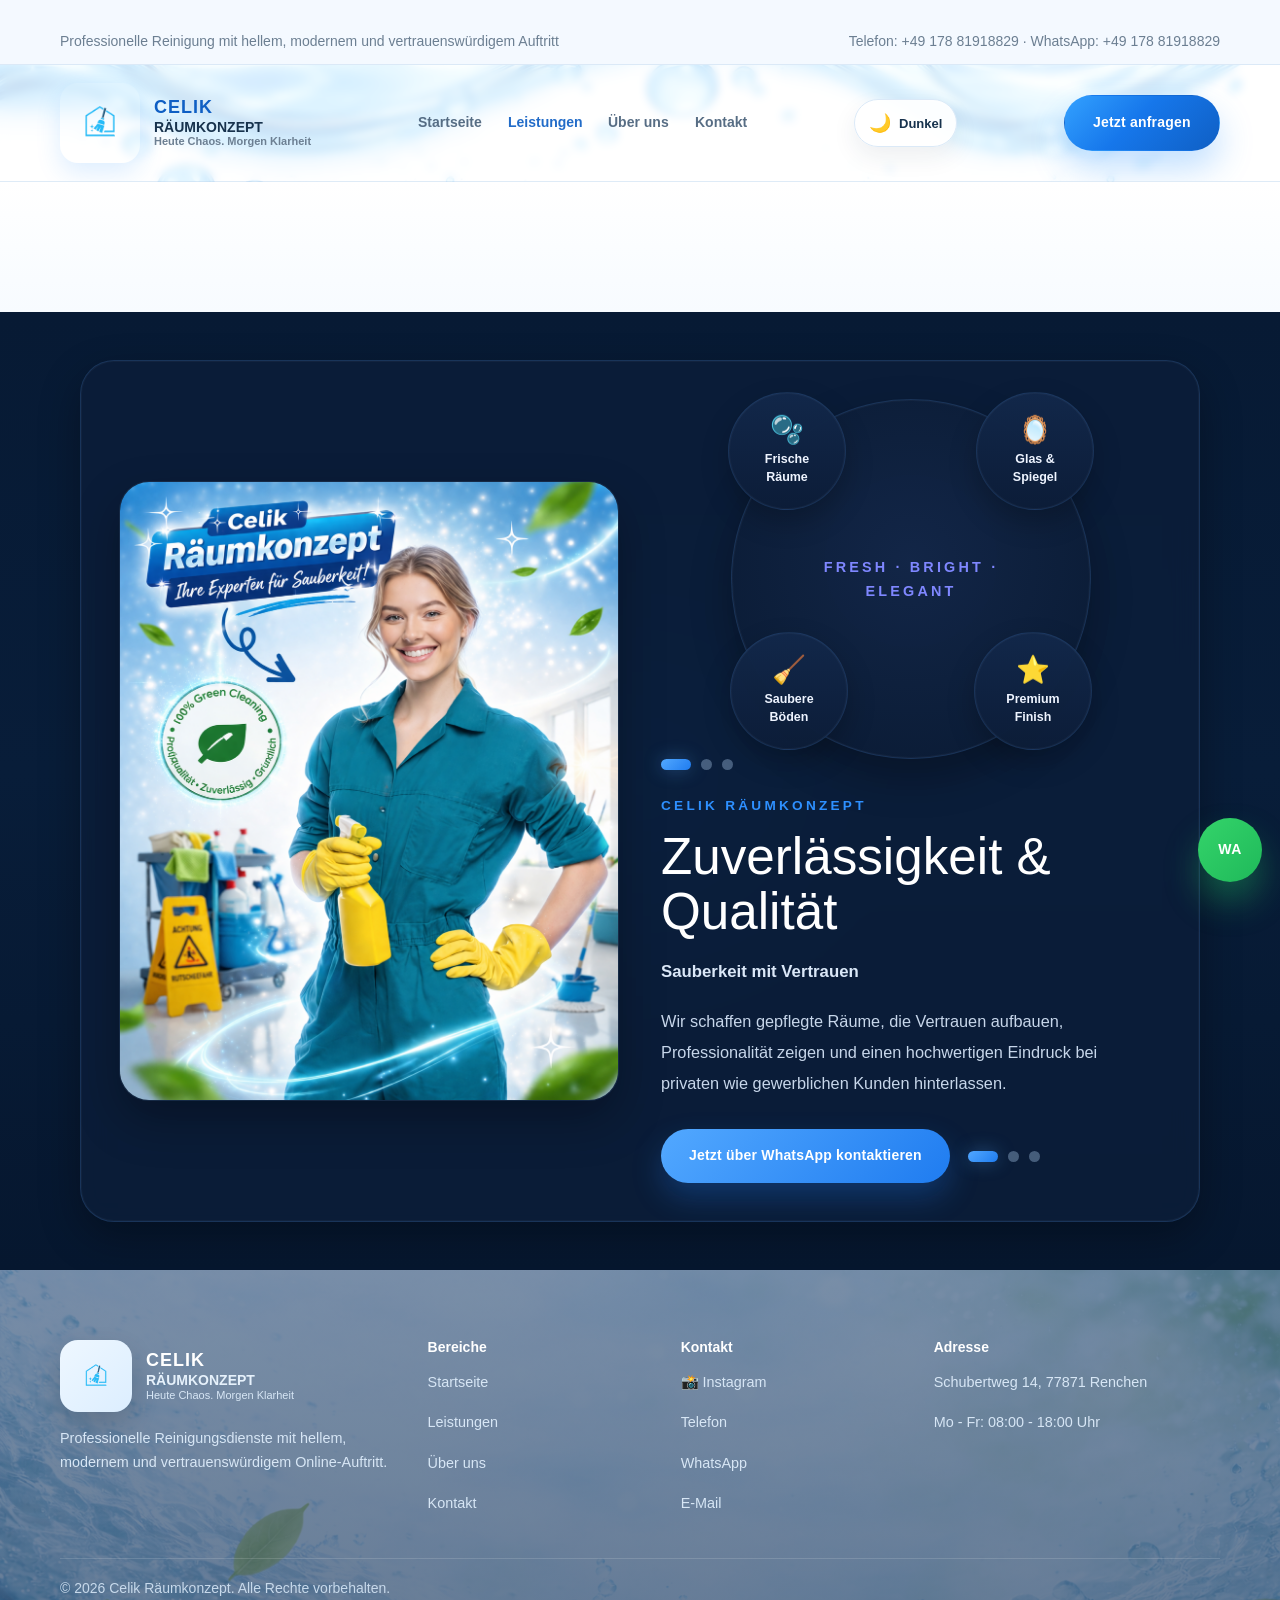
<file: leistungen.html>
<!DOCTYPE html>

<html lang="de">
<head>
<meta charset="utf-8"/>
<meta content="width=device-width, initial-scale=1.0" name="viewport"/>
<script>
    (function(){
      try {
        var savedTheme = localStorage.getItem('celik-theme');
        var prefersDark = window.matchMedia && window.matchMedia('(prefers-color-scheme: dark)').matches;
        var theme = savedTheme || (prefersDark ? 'dark' : 'light');
        document.documentElement.setAttribute('data-theme', theme);
      } catch (e) {}
    })();
  </script>
<title>Leistungen | Celik Räumkonzept</title>
<meta content="Unsere Leistungen im modernen Design von Celik Räumkonzept." name="description"/>
<style>
:root{
      --bg:#ffffff;
      --white:#ffffff;
      --primary:#2490ff;
      --primary-dark:#0f5fc4;
      --soft:#edf6ff;
      --line:#dbe9f7;
      --text:#17324d;
      --muted:#6c7f92;
      --success:#25d366;
      --shadow:0 18px 45px rgba(23,50,77,.08);
      --radius:24px;
      --container:1160px;
    }

    *{box-sizing:border-box}
    html{scroll-behavior:smooth}
    body{
      margin:0;
      font-family:Arial, Helvetica, sans-serif;
      color:var(--text);
      background:linear-gradient(180deg,#ffffff 0%, #f8fbff 48%, #f2f8ff 100%);
      line-height:1.7;
      font-size:14px;
    }

    a{text-decoration:none;color:inherit}
    img{max-width:100%;display:block}
    .container{width:min(var(--container), calc(100% - 32px));margin:auto}
    .section{padding:95px 0}
    .section-sm{padding:70px 0}
    .eyebrow{
      display:inline-block;
      background:var(--soft);
      color:var(--primary-dark);
      padding:7px 12px;
      border-radius:999px;
      font-size:11px;
      font-weight:700;
      letter-spacing:.2px;
      margin-bottom:12px;
    }

    h1,h2,h3,h4{margin:0 0 14px;line-height:1.12}
    h1{
      font-size:clamp(1.35rem, 2.3vw, 1.9rem);
      line-height:1.25;
      letter-spacing:-0.3px;
    }
    h2{font-size:clamp(1.55rem, 2.7vw, 2.3rem)}
    h3{font-size:1.05rem}
    p{
      margin:0 0 16px;
      color:var(--muted);
      font-size:0.9rem;
    }
    .lead{
      font-size:0.9rem;
      max-width:600px;
    }

    .topbar{
      background:#f4f9ff;
      border-bottom:1px solid var(--line);
      color:var(--muted);
      font-size:14px;
    }
    .topbar .container{
      display:flex;
      justify-content:space-between;
      align-items:center;
      gap:12px;
      padding:10px 0;
      flex-wrap:wrap;
    }

    .navbar{
      position:sticky;
      top:0;
      z-index:50;
      background-image:url('header-bg.png');
      background-size:cover;
      background-position:center;
      background-repeat:no-repeat;
      border-bottom:1px solid rgba(219,233,247,.9);
      overflow:hidden;
    }
    .navbar::before{
      content:"";
      position:absolute;
      inset:0;
      background:rgba(255,255,255,.78);
      backdrop-filter:blur(4px);
    }
    .navbar .container{
      position:relative;
      z-index:2;
      display:flex;
      justify-content:space-between;
      align-items:center;
      padding:18px 0;
      gap:20px;
    }

    .logo{
      display:flex;
      align-items:center;
      gap:12px;
      font-weight:800;
      font-size:1.18rem;
      color:var(--primary-dark);
    }
    .logo-badge{
      width:48px;height:48px;border-radius:16px;
      background:linear-gradient(135deg,#eef7ff,#dceeff);
      display:grid;place-items:center;
      box-shadow:var(--shadow);
      font-weight:800;
      flex:none;
    }
    .nav-links{
      display:flex;
      gap:26px;
      align-items:center;
      color:#49617a;
      font-weight:700;
    }
    .nav-links a:hover{color:var(--primary)}

    .btn{
      display:inline-flex;
      align-items:center;
      justify-content:center;
      gap:10px;
      padding:15px 28px;
      border-radius:999px;
      font-weight:800;
      letter-spacing:.2px;
      transition:transform .25s ease, box-shadow .25s ease, background .25s ease, color .25s ease, border-color .25s ease;
      border:1px solid transparent;
      cursor:pointer;
      position:relative;
      overflow:hidden;
      min-height:54px;
    }
    .btn::before{
      content:"";
      position:absolute;
      inset:0;
      background:linear-gradient(120deg, rgba(255,255,255,0) 20%, rgba(255,255,255,.22) 50%, rgba(255,255,255,0) 80%);
      transform:translateX(-130%);
      transition:transform .65s ease;
      pointer-events:none;
    }
    .btn:hover{
      transform:translateY(-3px) scale(1.01);
    }
    .btn:hover::before{
      transform:translateX(130%);
    }
    .btn:active{
      transform:translateY(-1px) scale(.99);
    }
    .btn-primary{
      background:linear-gradient(135deg,#33a1ff 0%, #1677eb 45%, #0f5fc4 100%);
      color:#fff;
      box-shadow:0 18px 34px rgba(36,144,255,.28);
    }
    .btn-primary:hover{
      box-shadow:0 22px 40px rgba(36,144,255,.34);
    }
    .btn-light{
      background:rgba(255,255,255,.95);
      color:var(--primary-dark);
      border-color:#cfe3f7;
      box-shadow:0 12px 26px rgba(23,50,77,.08);
    }
    .btn-light:hover{
      background:#ffffff;
      border-color:#b7d8f6;
      box-shadow:0 18px 32px rgba(23,50,77,.12);
    }

    .hero{
      min-height:92vh;
      display:flex;
      align-items:center;
      position:relative;
      overflow:hidden;
      background:#fff;
    }
    .hero::before{
      content:"";
      position:absolute;
      width:720px;
      height:720px;
      border-radius:50%;
      background:radial-gradient(circle, rgba(36,144,255,.18), rgba(36,144,255,0));
      top:-220px;
      right:-140px;
      pointer-events:none;
    }
    .hero::after{
      content:"";
      position:absolute;
      width:520px;
      height:520px;
      border-radius:50%;
      background:radial-gradient(circle, rgba(36,144,255,.10), rgba(36,144,255,0));
      bottom:-170px;
      left:-140px;
      pointer-events:none;
    }
    .hero-grid{
      display:grid;
      grid-template-columns:1.08fr .92fr;
      gap:44px;
      align-items:center;
    }
    .hero-card{
      background:rgba(255,255,255,.96);
      border:1px solid rgba(219,233,247,.95);
      border-radius:34px;
      padding:42px;
      box-shadow:0 22px 50px rgba(23,50,77,.10);
      position:relative;
      z-index:2;
    }
    .hero-actions{display:flex;gap:16px;flex-wrap:wrap;margin-top:30px;align-items:center}
    .hero-note{
      margin-top:22px;
      display:flex;
      gap:16px;
      flex-wrap:wrap;
    }
    .mini-badge{
      background:#fff;
      border:1px solid var(--line);
      color:var(--primary-dark);
      padding:9px 14px;
      border-radius:999px;
      font-weight:700;
      font-size:13px;
      box-shadow:0 10px 22px rgba(31,53,80,.04);
    }

    .hero-visual{
      background:none;
      border:none;
      border-radius:0;
      padding:0;
      box-shadow:none;
      position:relative;
      z-index:2;
      height:100%;
    }
    .hero-image-box{
      border-radius:0;
      overflow:hidden;
      min-height:560px;
      background:none;
      display:flex;
      align-items:center;
      justify-content:center;
      height:100%;
    }
    .hero-image-box img{
      width:100%;
      height:100%;
      object-fit:cover;
    }

    .section-head{
      text-align:center;
      max-width:760px;
      margin:0 auto 36px;
    }

    .stats{
      display:grid;
      grid-template-columns:repeat(4,1fr);
      gap:18px;
      margin-top:28px;
    }
    .stat{
      background:#fff;
      border:1px solid var(--line);
      border-radius:24px;
      padding:24px;
      text-align:center;
      box-shadow:0 8px 20px rgba(31,53,80,.04);
    }
    .stat strong{
      display:block;
      font-size:1.8rem;
      color:var(--primary-dark);
      margin-bottom:6px;
      text-transform:capitalize;
    }

    /* New showcase section */
    .showcase-shell{
      display:grid;
      grid-template-columns:1fr 1fr;
      gap:42px;
      align-items:center;
      max-width:1120px;
      margin:0 auto;
      background:rgba(255,255,255,.85);
      border:1px solid rgba(219,233,247,.95);
      border-radius:34px;
      padding:34px;
      box-shadow:0 18px 40px rgba(23,50,77,.08);
      backdrop-filter:blur(4px);
    }
    .showcase-image{
      display:flex;
      align-items:center;
      justify-content:center;
      min-height:520px;
    }
    .showcase-image img{
      width:100%;
      max-width:440px;
      height:560px;
      object-fit:cover;
      border-radius:34px;
      box-shadow:0 25px 55px rgba(23,50,77,.14);
      background:#fff;
    }
    .showcase-right{
      position:relative;
      min-height:560px;
      display:flex;
      flex-direction:column;
      justify-content:center;
    }
    .circle-slider{
      position:relative;
      min-height:300px;
      margin-bottom:24px;
    }
    .circle-slide{
      position:absolute;
      inset:0;
      opacity:0;
      transform:scale(.96);
      transition:opacity 1.15s ease, transform 1.15s ease;
      pointer-events:none;
      display:flex;
      align-items:center;
      justify-content:center;
    }
    .circle-slide.active{
      opacity:1;
      transform:scale(1);
      pointer-events:auto;
      position:relative;
    }
    .ring{
      width:360px;
      height:360px;
      border-radius:50%;
      position:relative;
      background:linear-gradient(180deg,#f8fbff,#eef5ff);
      box-shadow:
        inset 10px 10px 22px rgba(210,225,243,.55),
        inset -10px -10px 22px rgba(255,255,255,.95),
        0 25px 55px rgba(23,50,77,.08);
    }
    .bubble{
      position:absolute;
      width:118px;
      height:118px;
      border-radius:50%;
      background:linear-gradient(180deg,#f8fbff,#eef4ff);
      display:flex;
      align-items:center;
      justify-content:center;
      flex-direction:column;
      text-align:center;
      box-shadow:0 18px 36px rgba(23,50,77,.08);
      color:#183451;
      font-weight:700;
      padding:14px;
    }
    .bubble span{
      display:block;
      font-size:1.7rem;
      line-height:1;
      margin-bottom:8px;
    }
    .bubble strong{
      font-size:0.78rem;
      line-height:1.4;
    }
    .b1{top:-8px;left:-4px;}
    .b2{top:-8px;right:-4px;}
    .b3{bottom:8px;left:-2px;}
    .b4{bottom:8px;right:-2px;}
    .center-text{
      position:absolute;
      inset:0;
      display:flex;
      align-items:center;
      justify-content:center;
      text-align:center;
      padding:0 48px;
      color:#8170ef;
      font-weight:800;
      letter-spacing:.18em;
      font-size:.9rem;
    }

    .text-slider{
      position:relative;
      min-height:210px;
    }
    .text-slide{
      position:absolute;
      inset:0;
      opacity:0;
      transform:translateY(22px);
      transition:opacity 1s ease, transform 1s ease;
      pointer-events:none;
    }
    .text-slide.active{
      opacity:1;
      transform:translateY(0);
      position:relative;
      pointer-events:auto;
    }
    .text-kicker{
      color:var(--primary-dark);
      font-weight:800;
      letter-spacing:.25em;
      font-size:.85rem;
      margin-bottom:12px;
      text-transform:uppercase;
    }
    .text-title{
      font-size:clamp(1.65rem, 2.5vw, 2.4rem);
      color:var(--text);
      margin-bottom:10px;
    }
    .text-subtitle{
      font-size:1.05rem;
      color:#6c7f92;
      margin-bottom:16px;
      font-weight:700;
    }
    .text-copy{
      max-width:470px;
      line-height:1.9;
      color:#567089;
      font-size:.95rem;
    }

    .showcase-footer{
      display:flex;
      align-items:center;
      gap:18px;
      flex-wrap:wrap;
      margin-top:14px;
    }
    .slider-dots{
      display:flex;
      gap:10px;
      align-items:center;
    }
    .slider-dots span{
      width:11px;
      height:11px;
      border-radius:50%;
      background:#d7e6f7;
      transition:.35s ease;
    }
    .slider-dots span.active{
      width:30px;
      border-radius:999px;
      background:linear-gradient(135deg,var(--primary),var(--primary-dark));
    }

    .about-grid{
      display:grid;
      grid-template-columns:1fr 1fr;
      gap:28px;
      align-items:center;
    }
    .soft-panel{
      background:linear-gradient(180deg,#ffffff,#f7fbff);
      border:1px solid var(--line);
      border-radius:30px;
      padding:34px;
      box-shadow:var(--shadow);
    }

    .list{
      list-style:none;
      padding:0;
      margin:22px 0 0;
    }
    .list li{
      position:relative;
      padding-left:30px;
      margin-bottom:14px;
      color:var(--muted);
    }
    .list li::before{
      content:"✓";
      position:absolute;
      left:0;top:0;
      width:20px;height:20px;
      border-radius:50%;
      display:grid;place-items:center;
      background:#e8f4ff;
      color:var(--primary-dark);
      font-size:12px;
      font-weight:800;
    }

    .contact-grid{
      display:grid;
      grid-template-columns:.95fr 1.05fr;
      gap:28px;
    }
    .contact-item{
      display:flex;
      gap:14px;
      align-items:flex-start;
      padding:16px 0;
      border-bottom:1px solid var(--line);
    }
    .contact-item:last-child{border-bottom:none}
    .contact-item .small-icon{
      width:54px;height:54px;border-radius:16px;
      display:grid;place-items:center;
      background:#edf6ff;
      color:var(--primary-dark);
      font-size:22px;
      flex:none;
    }

    .form{
      background:#fff;
      border:1px solid var(--line);
      border-radius:30px;
      padding:30px;
      box-shadow:var(--shadow);
    }
    .form-row{
      display:grid;
      grid-template-columns:1fr 1fr;
      gap:16px;
    }
    input, textarea, select{
      width:100%;
      padding:16px 18px;
      border-radius:16px;
      border:1px solid #d5e2ee;
      background:#fcfdff;
      color:var(--text);
      font-size:15px;
      outline:none;
    }
    textarea{min-height:150px;resize:vertical}
    input:focus, textarea:focus, select:focus{
      border-color:#9dcbff;
      box-shadow:0 0 0 4px rgba(36,144,255,.08);
    }


    .insta-link{
      display:inline-flex;
      align-items:center;
      gap:8px;
      padding:8px 14px;
      border-radius:20px;
      background:rgba(255,255,255,0.08);
      transition:.3s;
    }
    .insta-link:hover{
      background:linear-gradient(135deg,#ff7a18,#e1306c,#c13584);
      color:#fff;
    }

    .footer{
      background-image:url('footer-bg.png');
      background-size:cover;
      background-position:center;
      background-repeat:no-repeat;
      color:#d7e6f5;
      margin-top:0;
      position:relative;
      overflow:hidden;
    }
    .footer::before{
      content:"";
      position:absolute;
      inset:0;
      background:linear-gradient(180deg, rgba(33,69,111,.6), rgba(23,56,95,.65));
      pointer-events:none;
    }
    .footer-inner{position:relative;z-index:1;padding:70px 0 24px}
    .footer-grid{
      display:grid;
      grid-template-columns:1.2fr .8fr .8fr 1fr;
      gap:24px;
      margin-bottom:26px;
    }
    .footer h4{color:#fff;margin-bottom:14px}
    .footer p,.footer a{color:#d7e6f5}
    .copy{
      border-top:1px solid rgba(255,255,255,.14);
      padding-top:18px;
      color:#c7d9eb;
    }

    .wa{
      position:fixed;
      right:18px;
      bottom:18px;
      width:64px;
      height:64px;
      border-radius:50%;
      background:linear-gradient(135deg,#34d46a,#1fb95a);
      color:#fff;
      display:grid;
      place-items:center;
      font-weight:900;
      letter-spacing:.4px;
      box-shadow:0 20px 34px rgba(37,211,102,.34);
      z-index:100;
      transition:transform .25s ease, box-shadow .25s ease;
    }
    .wa:hover{
      transform:translateY(-4px) scale(1.04);
      box-shadow:0 26px 40px rgba(37,211,102,.42);
    }


    .mobile-menu-toggle{
      display:none !important;
      align-items:center;
      justify-content:center;
      width:48px;
      height:48px;
      border-radius:14px;
      border:1px solid var(--line);
      background:#fff;
      color:var(--primary-dark);
      font-size:24px;
      cursor:pointer;
      box-shadow:0 10px 24px rgba(23,50,77,.08);
    }
    .mobile-menu{
      display:none !important;
      position:absolute;
      top:100%;
      left:0;
      right:0;
      z-index:20;
      padding:12px 16px 0;
    }
    .mobile-menu.open{
      display:none !important;
    }
    .mobile-menu-inner{
      width:100%;
      max-width:none;
      margin:0;
      background:rgba(255,255,255,.98);
      border:1px solid rgba(219,233,247,.95);
      border-radius:20px;
      box-shadow:0 18px 40px rgba(23,50,77,.12);
      padding:10px;
      display:flex;
      flex-direction:column;
      gap:6px;
    }
    .mobile-menu a{
      display:block;
      width:100%;
      padding:14px 16px;
      border-radius:14px;
      color:#49617a;
      font-weight:700;
    }
    .mobile-menu a:hover,
    .mobile-menu a.active{
      background:var(--soft);
      color:var(--primary-dark);
    }

    @media (max-width:980px){
      .hero-grid,
      .about-grid,
      .contact-grid,
      .footer-grid,
      .stats,
      .form-row,
      .showcase-shell{
        grid-template-columns:1fr;
      }
      .showcase-image{
        min-height:auto;
      }
      .showcase-image img{
        max-width:360px;
        height:440px;
      }
      .showcase-right{
        min-height:auto;
      }
      .nav-links,.navbar .btn.btn-primary{display:flex}
      .mobile-menu-toggle{display:none !important}
    }

    @media (max-width:768px){
      .nav-links,.navbar .btn.btn-primary{display:none}
      .mobile-menu-toggle{display:inline-flex !important}
      .mobile-menu{padding:10px 14px 0}
      .mobile-menu.open{display:block !important}
    }

    @media (max-width:720px){
      .hero-grid,
      .about-grid,
      .contact-grid,
      .footer-grid,
      .stats,
      .form-row,
      .showcase-shell{
        grid-template-columns:1fr;
      }
      .section{padding:72px 0}
      .hero{min-height:auto;padding:54px 0}
      .hero-card,.hero-visual,.soft-panel,.form,.showcase-shell{padding:24px}
      .topbar .container{justify-content:center;text-align:center}
      .navbar .container{justify-content:space-between;text-align:left}
      .mobile-menu{padding:10px 14px 0}
      .logo-text small{display:none}
      .hero-image-box{min-height:380px}
      .showcase-image img{
        max-width:100%;
        height:360px;
      }
      .circle-slider{
        min-height:250px;
      }
      .ring{
        width:250px;
        height:250px;
      }
      .bubble{
        width:84px;
        height:84px;
        padding:10px;
      }
      .bubble span{
        font-size:1.2rem;
        margin-bottom:5px;
      }
      .bubble strong{
        font-size:.6rem;
      }
      .center-text{
        font-size:.68rem;
        padding:0 26px;
        letter-spacing:.12em;
      }
      .text-slider{
        min-height:250px;
      }
    }
  



.logo-img{
  width:80px;
  height:80px;
  object-fit:contain;
  border-radius:18px;
  box-shadow:0 10px 25px rgba(36,144,255,.15);
}

.insta-footer{
  display:inline-flex;
  align-items:center;
  gap:10px;
  margin-top:10px;
  padding:8px 12px;
  border-radius:20px;
  transition:.3s;
}
.insta-footer:hover{
  background:linear-gradient(135deg,#ff7a18,#e1306c,#c13584);
  color:#fff;
}
.insta-img{
  width:20px;
  height:20px;
}


.logo{
  display:flex;
  align-items:center;
  gap:14px;
}
.logo-text{
  display:flex;
  flex-direction:column;
  line-height:1.2;
}
.logo-text strong{
  font-size:18px;
  letter-spacing:1px;
  color:#0f5fc4;
}
.logo-text span{
  font-size:14px;
  font-weight:700;
  color:#17324d;
}
.logo-text small{
  font-size:11px;
  color:#6c7f92;
}


    .footer-logo-text{
      color:#ffffff;
      font-size:18px;
      font-weight:800;
      line-height:1.3;
      margin:0 0 10px;
      letter-spacing:1px;
    }

    .footer-brand{
      display:inline-flex;
      align-items:center;
      gap:14px;
      margin-bottom:14px;
      color:#fff;
    }
    .footer-logo-img{
      width:72px;
      height:72px;
      object-fit:contain;
      border-radius:18px;
      background:linear-gradient(135deg,#eef7ff,#dceeff);
      padding:8px;
      box-shadow:0 12px 28px rgba(0,0,0,.14);
      flex:none;
    }
    .footer-brand-text{
      display:flex;
      flex-direction:column;
      line-height:1.2;
    }
    .footer-brand-text strong{
      font-size:18px;
      letter-spacing:1px;
      color:#ffffff;
    }
    .footer-brand-text span{
      font-size:14px;
      font-weight:700;
      color:#e6f1fb;
    }
    .footer-brand-text small{
      font-size:11px;
      color:#d7e6f5;
    }


    /* Smooth page entrance + scroll reveal */
    body{
      animation:pageFade 1s ease;
    }
    @keyframes pageFade{
      from{opacity:0; transform:translateY(10px);}
      to{opacity:1; transform:translateY(0);}
    }
    .reveal{
      opacity:0;
      transform:translateY(34px);
      transition:opacity .9s ease, transform .9s ease;
      will-change:opacity, transform;
    }
    .reveal.reveal-visible{
      opacity:1;
      transform:translateY(0);
    }
    .reveal-left{
      opacity:0;
      transform:translateX(-36px);
      transition:opacity .95s ease, transform .95s ease;
      will-change:opacity, transform;
    }
    .reveal-left.reveal-visible{
      opacity:1;
      transform:translateX(0);
    }
    .reveal-right{
      opacity:0;
      transform:translateX(36px);
      transition:opacity .95s ease, transform .95s ease;
      will-change:opacity, transform;
    }
    .reveal-right.reveal-visible{
      opacity:1;
      transform:translateX(0);
    }
    .hero-card,
    .showcase-shell,
    .soft-panel,
    .form{
      transition:transform .25s ease, box-shadow .25s ease;
    }
    .hero-card:hover,
    .showcase-shell:hover,
    .soft-panel:hover,
    .form:hover{
      transform:translateY(-3px);
      box-shadow:0 24px 50px rgba(23,50,77,.10);
    }

.page-hero{
  padding:90px 0 40px;
  background:linear-gradient(180deg,#ffffff 0%, #f7fbff 100%);
}
.page-hero-card{
  background:rgba(255,255,255,.94);
  border:1px solid rgba(219,233,247,.95);
  border-radius:34px;
  padding:42px;
  box-shadow:var(--shadow);
}
.page-hero .lead{max-width:760px}
.nav-links a.active{
  color:var(--primary-dark);
  position:relative;
}
.nav-links a.active::after{
  content:"";
  position:absolute;
  left:0;
  right:0;
  bottom:-8px;
  height:3px;
  border-radius:999px;
  background:linear-gradient(135deg,var(--primary),var(--primary-dark));
}
@media (max-width:720px){
  .page-hero{padding:54px 0 18px}
  .page-hero-card{padding:24px}
}

  

    :root{
      --page-bg:linear-gradient(180deg,#ffffff 0%, #f8fbff 48%, #f2f8ff 100%);
      --surface:#ffffff;
      --surface-soft:#f8fbff;
      --surface-strong:#ffffff;
      --nav-overlay:rgba(255,255,255,.78);
      --nav-link:#49617a;
      --footer-text:#e6f1fb;
    }

    body{background:var(--page-bg) !important;}
    .theme-toggle{
      display:inline-flex;
      align-items:center;
      justify-content:center;
      gap:8px;
      min-width:48px;
      min-height:48px;
      padding:0 14px;
      border-radius:999px;
      border:1px solid var(--line);
      background:rgba(255,255,255,.92);
      color:var(--text);
      font-weight:800;
      cursor:pointer;
      box-shadow:0 10px 25px rgba(23,50,77,.08);
      transition:transform .2s ease, background .25s ease, color .25s ease, border-color .25s ease;
    }
    .theme-toggle:hover{transform:translateY(-2px)}
    .theme-toggle .theme-icon{font-size:18px; line-height:1}
    .theme-toggle .theme-label{font-size:13px}

    .nav-links{color:var(--nav-link) !important;}
    .navbar::before{background:var(--nav-overlay) !important;}

    html[data-theme="dark"]{
      --bg:#0b1220;
      --white:#111827;
      --primary:#5fb0ff;
      --primary-dark:#90caff;
      --soft:#142033;
      --line:#243247;
      --text:#f3f7ff;
      --muted:#d3dced;
      --shadow:0 18px 45px rgba(0,0,0,.35);
      --page-bg:linear-gradient(180deg,#08111f 0%, #0b1627 48%, #101a2d 100%);
      --surface:#111827;
      --surface-soft:#0f1a2c;
      --surface-strong:#162235;
      --nav-overlay:rgba(8,17,31,.88);
      --nav-link:#e8f1ff;
      --footer-text:#dbe8fb;
    }

    html[data-theme="dark"] body,
    html[data-theme="dark"] .hero,
    html[data-theme="dark"] .section,
    html[data-theme="dark"] .section-sm,
    html[data-theme="dark"] .page-hero,
    html[data-theme="dark"] .contact-section,
    html[data-theme="dark"] .footer,
    html[data-theme="dark"] .hero-card,
    html[data-theme="dark"] .page-hero-card,
    html[data-theme="dark"] .card,
    html[data-theme="dark"] .service-card,
    html[data-theme="dark"] .contact-card,
    html[data-theme="dark"] .about-card,
    html[data-theme="dark"] .stat-card,
    html[data-theme="dark"] .faq-item,
    html[data-theme="dark"] .info-box,
    html[data-theme="dark"] .feature,
    html[data-theme="dark"] .value-card,
    html[data-theme="dark"] .team-card,
    html[data-theme="dark"] .mini-badge,
    html[data-theme="dark"] .topbar,
    html[data-theme="dark"] .mobile-menu,
    html[data-theme="dark"] .form-card,
    html[data-theme="dark"] .contact-form,
    html[data-theme="dark"] .contact-info,
    html[data-theme="dark"] .map-card,
    html[data-theme="dark"] .testimonial-card,
    html[data-theme="dark"] .process-card,
    html[data-theme="dark"] .price-card,
    html[data-theme="dark"] .step,
    html[data-theme="dark"] .benefit,
    html[data-theme="dark"] .box{
      background:var(--surface) !important;
      color:var(--text) !important;
      border-color:var(--line) !important;
      box-shadow:var(--shadow) !important;
    }

    html[data-theme="dark"] p,
    html[data-theme="dark"] li,
    html[data-theme="dark"] label,
    html[data-theme="dark"] .copy,
    html[data-theme="dark"] .logo-text span,
    html[data-theme="dark"] .logo-text small,
    html[data-theme="dark"] .footer p,
    html[data-theme="dark"] .footer a,
    html[data-theme="dark"] .topbar,
    html[data-theme="dark"] .lead{
      color:var(--muted) !important;
    }

    html[data-theme="dark"] h1,
    html[data-theme="dark"] h2,
    html[data-theme="dark"] h3,
    html[data-theme="dark"] h4,
    html[data-theme="dark"] strong,
    html[data-theme="dark"] .logo-text strong,
    html[data-theme="dark"] .footer-brand-text strong,
    html[data-theme="dark"] .footer-brand-text span,
    html[data-theme="dark"] .footer-brand-text small,
    html[data-theme="dark"] .nav-links a,
    html[data-theme="dark"] .mobile-menu a,
    html[data-theme="dark"] .mini-badge,
    html[data-theme="dark"] .eyebrow{
      color:var(--text) !important;
    }

    html[data-theme="dark"] .eyebrow{background:#142845 !important;}
    html[data-theme="dark"] .btn-light,
    html[data-theme="dark"] .theme-toggle{
      background:#142033 !important;
      color:var(--text) !important;
      border-color:#31445f !important;
    }
    html[data-theme="dark"] input,
    html[data-theme="dark"] textarea,
    html[data-theme="dark"] select{
      background:#0d1728 !important;
      color:var(--text) !important;
      border-color:#31445f !important;
    }
    html[data-theme="dark"] input::placeholder,
    html[data-theme="dark"] textarea::placeholder{color:#b7c5dc !important;}
    html[data-theme="dark"] .logo-badge,
    html[data-theme="dark"] .footer-logo-img{background:linear-gradient(135deg,#10233b,#163250) !important;}
    html[data-theme="dark"] .wa{box-shadow:0 14px 28px rgba(0,0,0,.28) !important;}

    @media (max-width: 900px){
      .theme-toggle .theme-label{display:none}
      .theme-toggle{padding:0 12px}
    }



    html[data-theme="dark"] .soft-panel,
    html[data-theme="dark"] .form,
    html[data-theme="dark"] .contact-item > div,
    html[data-theme="dark"] .contact-item strong,
    html[data-theme="dark"] .contact-item p,
    html[data-theme="dark"] .contact-item a,
    html[data-theme="dark"] .text-title,
    html[data-theme="dark"] .text-subtitle,
    html[data-theme="dark"] .text-copy,
    html[data-theme="dark"] .list li,
    html[data-theme="dark"] .service-list li,
    html[data-theme="dark"] .info-list li,
    html[data-theme="dark"] .feature-list li,
    html[data-theme="dark"] .price-list li,
    html[data-theme="dark"] .benefit-list li,
    html[data-theme="dark"] .faq-answer,
    html[data-theme="dark"] .contact-card p,
    html[data-theme="dark"] .about-card p,
    html[data-theme="dark"] .service-card p,
    html[data-theme="dark"] .testimonial-card p,
    html[data-theme="dark"] .process-card p,
    html[data-theme="dark"] .value-card p,
    html[data-theme="dark"] .team-card p,
    html[data-theme="dark"] .stat-card p{
      color:#e8eef9 !important;
    }

    html[data-theme="dark"] h1,
    html[data-theme="dark"] h2,
    html[data-theme="dark"] h3,
    html[data-theme="dark"] h4,
    html[data-theme="dark"] .text-title,
    html[data-theme="dark"] .contact-item strong,
    html[data-theme="dark"] .footer h4,
    html[data-theme="dark"] .stat-number,
    html[data-theme="dark"] .price,
    html[data-theme="dark"] .big-number{
      color:#ffffff !important;
      text-shadow:none !important;
      opacity:1 !important;
    }

    html[data-theme="dark"] .contact-item p,
    html[data-theme="dark"] .contact-item a,
    html[data-theme="dark"] .text-subtitle,
    html[data-theme="dark"] .muted,
    html[data-theme="dark"] [class*="muted"],
    html[data-theme="dark"] [style*="opacity"],
    html[data-theme="dark"] .lead,
    html[data-theme="dark"] .copy{
      color:#d8e2f2 !important;
      opacity:1 !important;
    }

    html[data-theme="dark"] input,
    html[data-theme="dark"] textarea,
    html[data-theme="dark"] select,
    html[data-theme="dark"] option{
      background:#081427 !important;
      color:#ffffff !important;
      -webkit-text-fill-color:#ffffff !important;
    }

    html[data-theme="dark"] input::placeholder,
    html[data-theme="dark"] textarea::placeholder,
    html[data-theme="dark"] select,
    html[data-theme="dark"] select option:first-child{
      color:#d6e2f5 !important;
      opacity:1 !important;
    }

    html[data-theme="dark"] .small-icon,
    html[data-theme="dark"] .contact-item .small-icon{
      background:#13233a !important;
      color:#ffffff !important;
      box-shadow:none !important;
    }

    html[data-theme="dark"] .navbar,
    html[data-theme="dark"] .topbar,
    html[data-theme="dark"] .mobile-menu{
      backdrop-filter:blur(10px);
    }

  
/* ===== Enhanced luxury dark mode and smoother interactions ===== */
:root{
  --transition-fast:220ms cubic-bezier(.22,1,.36,1);
  --transition-med:360ms cubic-bezier(.22,1,.36,1);
}

body,
.navbar,
.navbar::before,
.hero,
.section,
.section-sm,
.page-hero,
.contact-section,
.footer,
.hero-card,
.page-hero-card,
.card,
.service-card,
.contact-card,
.about-card,
.stat-card,
.faq-item,
.info-box,
.feature,
.value-card,
.team-card,
.mini-badge,
.topbar,
.mobile-menu,
.form-card,
.contact-form,
.contact-info,
.map-card,
.testimonial-card,
.process-card,
.price-card,
.step,
.benefit,
.box,
input,
textarea,
select,
button,
.btn,
a{
  transition:
    background-color var(--transition-med),
    color var(--transition-fast),
    border-color var(--transition-fast),
    box-shadow var(--transition-fast),
    transform var(--transition-fast),
    opacity var(--transition-fast);
}

.btn,
.theme-toggle,
.mobile-toggle,
.nav-links a{
  will-change: transform;
}

.theme-toggle,
.mobile-toggle{
  position:relative;
  overflow:hidden;
}

.theme-toggle::after,
.mobile-toggle::after,
.btn::after{
  content:"";
  position:absolute;
  width:180px;
  height:180px;
  background:radial-gradient(circle, rgba(255,255,255,.22), rgba(255,255,255,0) 60%);
  top:50%;
  left:-160px;
  transform:translateY(-50%);
  transition:left .7s ease;
  pointer-events:none;
}

.theme-toggle:hover::after,
.mobile-toggle:hover::after,
.btn:hover::after{
  left:100%;
}

.nav-links a{
  position:relative;
  opacity:.92;
}
.nav-links a::after{
  content:"";
  position:absolute;
  left:0;
  bottom:-8px;
  width:100%;
  height:2px;
  border-radius:999px;
  background:currentColor;
  transform:scaleX(0);
  transform-origin:left;
  transition:transform var(--transition-fast);
}
.nav-links a:hover::after,
.nav-links a[aria-current="page"]::after{
  transform:scaleX(1);
}

.hero-card,
.page-hero-card,
.contact-card,
.form-card,
.service-card,
.about-card,
.value-card,
.team-card,
.testimonial-card,
.process-card,
.price-card,
.stat-card,
.info-box,
.feature,
.step,
.benefit,
.map-card,
.box{
  backdrop-filter: blur(10px);
}

html[data-theme="dark"]{
  --primary:#6bb8ff;
  --primary-dark:#2d8fff;
  --soft:#11233a;
  --line:#2a405b;
  --text:#f8fbff;
  --muted:#d7e3f4;
  --shadow:0 22px 55px rgba(0,0,0,.38);
  --page-bg:
    radial-gradient(circle at top right, rgba(93,176,255,.14), rgba(93,176,255,0) 28%),
    radial-gradient(circle at bottom left, rgba(90,124,255,.11), rgba(90,124,255,0) 30%),
    linear-gradient(180deg,#07111e 0%, #0c1728 50%, #0e1b2e 100%);
  --surface:#0f1b2d;
  --surface-soft:#122238;
  --surface-strong:#172a43;
  --nav-overlay:rgba(7,17,30,.78);
  --nav-link:#eff6ff;
  --footer-text:#e0ecff;
}

html[data-theme="dark"] body{
  background:var(--page-bg) !important;
}

html[data-theme="dark"] .navbar{
  border-bottom:1px solid rgba(107,184,255,.14) !important;
  box-shadow:0 12px 36px rgba(0,0,0,.24);
}

html[data-theme="dark"] .navbar::before{
  background:
    linear-gradient(180deg, rgba(8,17,31,.82), rgba(8,17,31,.74)),
    radial-gradient(circle at top, rgba(107,184,255,.12), rgba(107,184,255,0) 35%) !important;
  backdrop-filter:blur(10px);
}

html[data-theme="dark"] .hero::before,
html[data-theme="dark"] .hero::after{
  opacity:.95;
  filter:blur(6px);
}

html[data-theme="dark"] .hero-card,
html[data-theme="dark"] .page-hero-card,
html[data-theme="dark"] .card,
html[data-theme="dark"] .service-card,
html[data-theme="dark"] .contact-card,
html[data-theme="dark"] .about-card,
html[data-theme="dark"] .stat-card,
html[data-theme="dark"] .faq-item,
html[data-theme="dark"] .info-box,
html[data-theme="dark"] .feature,
html[data-theme="dark"] .value-card,
html[data-theme="dark"] .team-card,
html[data-theme="dark"] .mini-badge,
html[data-theme="dark"] .mobile-menu,
html[data-theme="dark"] .form-card,
html[data-theme="dark"] .contact-form,
html[data-theme="dark"] .contact-info,
html[data-theme="dark"] .map-card,
html[data-theme="dark"] .testimonial-card,
html[data-theme="dark"] .process-card,
html[data-theme="dark"] .price-card,
html[data-theme="dark"] .step,
html[data-theme="dark"] .benefit,
html[data-theme="dark"] .box{
  background:linear-gradient(180deg, rgba(18,34,56,.96), rgba(12,23,39,.96)) !important;
  border:1px solid rgba(115,153,196,.18) !important;
  box-shadow:0 22px 55px rgba(0,0,0,.33), inset 0 1px 0 rgba(255,255,255,.03) !important;
}

html[data-theme="dark"] .eyebrow,
html[data-theme="dark"] .mini-badge{
  background:linear-gradient(135deg, rgba(51,117,188,.35), rgba(104,187,255,.16)) !important;
  color:#f7fbff !important;
  border:1px solid rgba(122,180,255,.18);
}

html[data-theme="dark"] h1,
html[data-theme="dark"] h2,
html[data-theme="dark"] h3,
html[data-theme="dark"] h4,
html[data-theme="dark"] h5,
html[data-theme="dark"] strong,
html[data-theme="dark"] .text-title,
html[data-theme="dark"] .stat-number,
html[data-theme="dark"] .big-number,
html[data-theme="dark"] .price,
html[data-theme="dark"] .contact-item strong{
  color:#ffffff !important;
  letter-spacing:-0.02em;
}

html[data-theme="dark"] p,
html[data-theme="dark"] li,
html[data-theme="dark"] label,
html[data-theme="dark"] small,
html[data-theme="dark"] .copy,
html[data-theme="dark"] .lead,
html[data-theme="dark"] .muted,
html[data-theme="dark"] [class*="muted"],
html[data-theme="dark"] .contact-item p,
html[data-theme="dark"] .contact-item a,
html[data-theme="dark"] .footer p,
html[data-theme="dark"] .footer a{
  color:#dbe7f6 !important;
  opacity:1 !important;
}

html[data-theme="dark"] .topbar{
  background:rgba(13,24,40,.92) !important;
  color:#dce7f8 !important;
  border-bottom-color:rgba(115,153,196,.16) !important;
}

html[data-theme="dark"] .logo-badge,
html[data-theme="dark"] .footer-logo-img{
  background:linear-gradient(145deg, rgba(28,57,90,.95), rgba(17,33,55,.95)) !important;
  border:1px solid rgba(123,182,255,.14);
  box-shadow:0 16px 40px rgba(0,0,0,.28);
}

html[data-theme="dark"] .btn-primary{
  background:linear-gradient(135deg, #56adff, #1c7dff) !important;
  color:#ffffff !important;
  box-shadow:0 16px 34px rgba(28,125,255,.28) !important;
}

html[data-theme="dark"] .btn-light,
html[data-theme="dark"] .theme-toggle,
html[data-theme="dark"] .mobile-toggle{
  background:linear-gradient(180deg, rgba(20,38,61,.98), rgba(13,26,43,.98)) !important;
  color:#f3f8ff !important;
  border:1px solid rgba(123,182,255,.18) !important;
  box-shadow:0 10px 28px rgba(0,0,0,.24) !important;
}

html[data-theme="dark"] .btn-light:hover,
html[data-theme="dark"] .theme-toggle:hover,
html[data-theme="dark"] .mobile-toggle:hover{
  transform:translateY(-2px);
  box-shadow:0 16px 34px rgba(0,0,0,.30) !important;
}

html[data-theme="dark"] input,
html[data-theme="dark"] textarea,
html[data-theme="dark"] select{
  background:linear-gradient(180deg, rgba(6,16,30,.96), rgba(9,21,36,.96)) !important;
  color:#ffffff !important;
  border:1px solid rgba(123,182,255,.16) !important;
  box-shadow:inset 0 1px 0 rgba(255,255,255,.025);
  caret-color:#ffffff;
}

html[data-theme="dark"] input::placeholder,
html[data-theme="dark"] textarea::placeholder,
html[data-theme="dark"] select,
html[data-theme="dark"] option{
  color:#d5e5fb !important;
  -webkit-text-fill-color:#d5e5fb !important;
  opacity:1 !important;
}

html[data-theme="dark"] input:focus,
html[data-theme="dark"] textarea:focus,
html[data-theme="dark"] select:focus{
  outline:none;
  border-color:rgba(107,184,255,.52) !important;
  box-shadow:0 0 0 4px rgba(107,184,255,.14), 0 10px 25px rgba(0,0,0,.22) !important;
}

html[data-theme="dark"] hr,
html[data-theme="dark"] .divider,
html[data-theme="dark"] .contact-item{
  border-color:rgba(129,165,205,.22) !important;
}

html[data-theme="dark"] .nav-links a,
html[data-theme="dark"] .mobile-menu a{
  color:#eff6ff !important;
}
html[data-theme="dark"] .nav-links a:hover,
html[data-theme="dark"] .mobile-menu a:hover{
  color:#7fc1ff !important;
}

html[data-theme="dark"] .wa{
  box-shadow:0 18px 34px rgba(0,0,0,.28), 0 0 0 1px rgba(255,255,255,.04) !important;
}

@media (prefers-reduced-motion: reduce){
  *,
  *::before,
  *::after{
    transition:none !important;
    animation:none !important;
    scroll-behavior:auto !important;
  }
}



/* ===== Final dark-mode readability fix for footer, contact and about copy ===== */
html[data-theme="dark"] .footer,
html[data-theme="dark"] .footer *{
  text-shadow:none !important;
}

html[data-theme="dark"] .footer p,
html[data-theme="dark"] .footer li,
html[data-theme="dark"] .footer .copy,
html[data-theme="dark"] .footer-brand-text small,
html[data-theme="dark"] .footer-brand > p,
html[data-theme="dark"] .footer-grid > div > p,
html[data-theme="dark"] .footer-grid > div > p a,
html[data-theme="dark"] .footer a,
html[data-theme="dark"] .footer span,
html[data-theme="dark"] .footer small{
  color:#eef4ff !important;
  opacity:1 !important;
}

html[data-theme="dark"] .footer h4,
html[data-theme="dark"] .footer strong,
html[data-theme="dark"] .footer-brand-text strong,
html[data-theme="dark"] .footer-brand-text span{
  color:#ffffff !important;
}

html[data-theme="dark"] .footer a[href^="mailto:"],
html[data-theme="dark"] .footer a[href^="tel:"],
html[data-theme="dark"] .footer a[href*="wa.me"],
html[data-theme="dark"] .contact-item a,
html[data-theme="dark"] .contact-item p,
html[data-theme="dark"] .contact-item > div,
html[data-theme="dark"] .contact-info a,
html[data-theme="dark"] .contact-info p,
html[data-theme="dark"] .contact-info span,
html[data-theme="dark"] .contact-info strong{
  color:#f5f9ff !important;
  opacity:1 !important;
  -webkit-text-fill-color:#f5f9ff !important;
}

html[data-theme="dark"] .contact-item strong,
html[data-theme="dark"] .contact-info h3,
html[data-theme="dark"] .contact-info h4{
  color:#ffffff !important;
}

html[data-theme="dark"] .contact-item .small-icon,
html[data-theme="dark"] .footer .small-icon{
  background:rgba(96,165,250,.16) !important;
  color:#ffffff !important;
  border:1px solid rgba(147,197,253,.22) !important;
}

html[data-theme="dark"] .soft-panel p,
html[data-theme="dark"] .soft-panel li,
html[data-theme="dark"] .about-grid p,
html[data-theme="dark"] .about-card p,
html[data-theme="dark"] .page-hero-card p,
html[data-theme="dark"] .page-hero-card .lead,
html[data-theme="dark"] .hero-card p,
html[data-theme="dark"] .hero-card .lead{
  color:#edf4ff !important;
  opacity:1 !important;
}

html[data-theme="dark"] .soft-panel h2,
html[data-theme="dark"] .soft-panel h3,
html[data-theme="dark"] .about-grid h2{
  color:#ffffff !important;
}



/* Leistungen page additions */
.page-hero{padding:90px 0 40px}
.page-hero-card{
  background:rgba(255,255,255,.94);
  border:1px solid rgba(219,233,247,.95);
  border-radius:34px;
  padding:42px;
  box-shadow:var(--shadow);
  text-align:center;
}
.page-hero .lead{max-width:760px;margin:0 auto}

.showcase-shell{
  display:grid;
  grid-template-columns:1fr 1fr;
  gap:42px;
  align-items:center;
  max-width:1120px;
  margin:0 auto;
  background:rgba(255,255,255,.85);
  border:1px solid rgba(219,233,247,.95);
  border-radius:34px;
  padding:34px;
  box-shadow:0 18px 40px rgba(23,50,77,.08);
  backdrop-filter:blur(4px);
}
.showcase-image{
  display:flex;
  align-items:center;
  justify-content:center;
  min-height:520px;
}
.showcase-image img{
  width:100%;
  max-width:440px;
  height:560px;
  object-fit:cover;
  border-radius:34px;
  box-shadow:0 25px 55px rgba(23,50,77,.14);
  background:#fff;
}
.showcase-right{
  position:relative;
  min-height:560px;
  display:flex;
  flex-direction:column;
  justify-content:center;
}
.circle-slider{
  position:relative;
  min-height:300px;
  margin-bottom:24px;
}
.circle-slide{
  position:absolute;
  inset:0;
  opacity:0;
  transform:scale(.96);
  transition:opacity 1.15s ease, transform 1.15s ease;
  pointer-events:none;
  display:flex;
  align-items:center;
  justify-content:center;
}
.circle-slide.active{
  opacity:1;
  transform:scale(1);
  pointer-events:auto;
  position:relative;
}
.ring{
  width:360px;
  height:360px;
  border-radius:50%;
  position:relative;
  background:linear-gradient(180deg,#f8fbff,#eef5ff);
  box-shadow: inset 10px 10px 22px rgba(210,225,243,.55), inset -10px -10px 22px rgba(255,255,255,.95), 0 25px 55px rgba(23,50,77,.08);
}
.bubble{
  position:absolute;
  width:118px;
  height:118px;
  border-radius:50%;
  background:linear-gradient(180deg,#f8fbff,#eef4ff);
  display:flex;
  align-items:center;
  justify-content:center;
  flex-direction:column;
  text-align:center;
  box-shadow:0 18px 36px rgba(23,50,77,.08);
  color:#183451;
  font-weight:700;
  padding:14px;
}
.bubble span{
  display:block;
  font-size:1.7rem;
  line-height:1;
  margin-bottom:8px;
}
.bubble strong{
  font-size:0.78rem;
  line-height:1.4;
}
.b1{top:-8px;left:-4px;}
.b2{top:-8px;right:-4px;}
.b3{bottom:8px;left:-2px;}
.b4{bottom:8px;right:-2px;}
.center-text{
  position:absolute;
  inset:0;
  display:flex;
  align-items:center;
  justify-content:center;
  text-align:center;
  padding:0 48px;
  color:#8170ef;
  font-weight:800;
  letter-spacing:.18em;
  font-size:.9rem;
}
.text-slider{
  position:relative;
  min-height:210px;
}
.text-slide{
  position:absolute;
  inset:0;
  opacity:0;
  transform:translateY(22px);
  transition:opacity 1s ease, transform 1s ease;
  pointer-events:none;
}
.text-slide.active{
  opacity:1;
  transform:translateY(0);
  position:relative;
  pointer-events:auto;
}
.text-kicker{
  color:var(--primary-dark);
  font-weight:800;
  letter-spacing:.25em;
  font-size:.85rem;
  margin-bottom:12px;
  text-transform:uppercase;
}
.text-title{
  font-size:clamp(1.65rem, 2.5vw, 2.4rem);
  color:var(--text);
  margin-bottom:10px;
}
.text-subtitle{
  font-size:1.05rem;
  color:#6c7f92;
  margin-bottom:16px;
  font-weight:700;
}
.text-copy{
  max-width:470px;
  line-height:1.9;
  color:#567089;
  font-size:.95rem;
}
.showcase-footer{
  display:flex;
  align-items:center;
  gap:18px;
  flex-wrap:wrap;
  margin-top:14px;
}
.slider-dots{
  display:flex;
  gap:10px;
  align-items:center;
}
.slider-dots span{
  width:11px;
  height:11px;
  border-radius:50%;
  background:#d7e6f7;
  transition:.35s ease;
}
.slider-dots span.active{
  width:30px;
  border-radius:999px;
  background:linear-gradient(135deg,var(--primary),var(--primary-dark));
}
.showcase-shell{transition:transform .25s ease, box-shadow .25s ease}
.showcase-shell:hover{
  transform:translateY(-3px);
  box-shadow:0 24px 50px rgba(23,50,77,.10);
}

@media (max-width:980px){
  .showcase-shell{grid-template-columns:1fr}
  .showcase-image{min-height:auto}
  .showcase-image img{max-width:360px;height:440px}
  .showcase-right{min-height:auto}
}
@media (max-width:720px){
  .page-hero{padding:54px 0 18px}
  .page-hero-card,.showcase-shell{padding:24px}
  .showcase-image img{max-width:100%;height:360px}
  .circle-slider{min-height:250px}
  .ring{width:250px;height:250px}
  .bubble{width:84px;height:84px;padding:10px}
  .bubble span{font-size:1.2rem;margin-bottom:5px}
  .bubble strong{font-size:.6rem}
  .center-text{font-size:.68rem;padding:0 26px;letter-spacing:.12em}
  .text-slider{min-height:250px}
}
</style>
<style id="leistungen-dark-fix">
  table, .table, .pricing-table, .service-table, .leistungen-table {
    background: rgba(255,255,255,0.98);
    color: #111827;
    border-color: rgba(0,0,0,0.08);
  }
  table th, table td, .table th, .table td {
    border-color: rgba(0,0,0,0.08);
  }
  .dark table, .dark .table, .dark .pricing-table, .dark .service-table, .dark .leistungen-table,
  body.dark table, body.dark .table, body.dark .pricing-table, body.dark .service-table, body.dark .leistungen-table,
  [data-theme="dark"] table, [data-theme="dark"] .table, [data-theme="dark"] .pricing-table, [data-theme="dark"] .service-table, [data-theme="dark"] .leistungen-table {
    background: rgba(17,24,39,0.92) !important;
    color: #f9fafb !important;
    border-color: rgba(255,255,255,0.12) !important;
  }
  .dark table th, .dark table td, body.dark table th, body.dark table td, [data-theme="dark"] table th, [data-theme="dark"] table td,
  .dark .table th, .dark .table td, body.dark .table th, body.dark .table td, [data-theme="dark"] .table th, [data-theme="dark"] .table td {
    color: #f9fafb !important;
    border-color: rgba(255,255,255,0.12) !important;
  }
  .dark table thead, body.dark table thead, [data-theme="dark"] table thead {
    background: rgba(31,41,55,0.95) !important;
  }
</style>
<style id="force-dark-table">
.dark table, 
body.dark table, 
[data-theme="dark"] table {
    background-color: #111827 !important;
    color: #f9fafb !important;
}

.dark table * ,
body.dark table *,
[data-theme="dark"] table * {
    color: #f9fafb !important;
    border-color: rgba(255,255,255,0.15) !important;
}

.dark .card, 
.dark .box, 
.dark .container, 
[data-theme="dark"] .card {
    background-color: #1f2937 !important;
}
</style>
<style id="leistungen-contact-look">
  /* نفس ستايل Kontakt للقسم الرئيسي */
  #leistungen{
    background: radial-gradient(circle at 50% 50%, rgba(36,144,255,.10), transparent 32%),
                linear-gradient(180deg, #071a34 0%, #081d39 48%, #06172f 100%) !important;
    padding-top: 48px !important;
    padding-bottom: 48px !important;
  }

  #leistungen .showcase-shell{
    background: rgba(11, 30, 58, 0.82) !important;
    border: 1px solid rgba(67, 116, 176, 0.28) !important;
    border-radius: 34px !important;
    box-shadow:
      inset 0 0 0 1px rgba(255,255,255,.03),
      0 16px 42px rgba(0,0,0,.30) !important;
    backdrop-filter: blur(14px) !important;
    -webkit-backdrop-filter: blur(14px) !important;
    padding: 38px !important;
  }

  #leistungen .showcase-image img{
    width: 100% !important;
    max-width: 520px !important;
    height: 620px !important;
    object-fit: cover !important;
    border-radius: 30px !important;
    background: #0a1628 !important;
    border: 1px solid rgba(67,116,176,.22) !important;
    box-shadow: 0 20px 46px rgba(0,0,0,.30) !important;
  }

  #leistungen .ring{
    background: linear-gradient(180deg, rgba(234,241,255,.96), rgba(220,231,247,.96)) !important;
    box-shadow:
      inset 10px 10px 22px rgba(184,198,221,.42),
      inset -10px -10px 22px rgba(255,255,255,.82),
      0 24px 54px rgba(0,0,0,.18) !important;
  }

  #leistungen .bubble{
    background: linear-gradient(180deg, rgba(239,244,252,.98), rgba(223,232,246,.98)) !important;
    color: #f6efe6 !important;
    box-shadow: 0 18px 36px rgba(0,0,0,.14) !important;
  }
  #leistungen .bubble strong{
    color: #efe5d7 !important;
    font-weight: 800 !important;
  }

  #leistungen .center-text{
    color: #7367f0 !important;
    letter-spacing: .22em !important;
  }

  #leistungen .text-kicker{
    color: #2e90ff !important;
    letter-spacing: .24em !important;
  }

  #leistungen .text-title{
    color: #ffffff !important;
    font-size: clamp(2.2rem, 4vw, 3.7rem) !important;
    line-height: 1.08 !important;
    margin-bottom: 18px !important;
  }

  #leistungen .text-subtitle{
    color: #dbe8f8 !important;
    font-size: 1.05rem !important;
    font-weight: 700 !important;
    margin-bottom: 20px !important;
  }

  #leistungen .text-copy{
    color: #c7d6ea !important;
    font-size: 1.02rem !important;
    line-height: 1.9 !important;
  }

  #leistungen .slider-dots span{
    background: rgba(182, 214, 248, .35) !important;
  }

  #leistungen .slider-dots span.active{
    background: linear-gradient(135deg, #52a8ff, #1f7cf0) !important;
    box-shadow: 0 0 18px rgba(82,168,255,.35) !important;
  }

  #leistungen .btn-primary{
    background: linear-gradient(135deg, #52a8ff, #1f7cf0) !important;
    color: white !important;
    box-shadow: 0 14px 30px rgba(31,124,240,.28) !important;
    border: 0 !important;
  }

  /* الجداول/البوكسات في الوضع الداكن مثل Kontakt */
  .dark table, body.dark table, [data-theme="dark"] table,
  .dark .soft-panel, body.dark .soft-panel, [data-theme="dark"] .soft-panel,
  .dark .card, body.dark .card, [data-theme="dark"] .card,
  .dark .service-card, body.dark .service-card, [data-theme="dark"] .service-card,
  .dark .price-card, body.dark .price-card, [data-theme="dark"] .price-card,
  .dark .glass-card, body.dark .glass-card, [data-theme="dark"] .glass-card {
    background: rgba(11, 30, 58, 0.82) !important;
    color: #eef4ff !important;
    border: 1px solid rgba(67, 116, 176, 0.28) !important;
    box-shadow:
      inset 0 0 0 1px rgba(255,255,255,.03),
      0 16px 42px rgba(0,0,0,.30) !important;
  }

  .dark table *, body.dark table *, [data-theme="dark"] table *,
  .dark .soft-panel *, body.dark .soft-panel *, [data-theme="dark"] .soft-panel *,
  .dark .card *, body.dark .card *, [data-theme="dark"] .card *,
  .dark .service-card *, body.dark .service-card *, [data-theme="dark"] .service-card *,
  .dark .price-card *, body.dark .price-card *, [data-theme="dark"] .price-card *,
  .dark .glass-card *, body.dark .glass-card *, [data-theme="dark"] .glass-card * {
    color: #eef4ff !important;
    border-color: rgba(255,255,255,.10) !important;
  }

  @media (max-width: 980px){
    #leistungen .showcase-shell{
      grid-template-columns: 1fr !important;
      padding: 26px !important;
    }
    #leistungen .showcase-image img{
      max-width: 100% !important;
      height: auto !important;
      max-height: 560px !important;
    }
    #leistungen .showcase-right{
      min-height: auto !important;
    }
  }
</style>

<style id="leistungen-ring-dark-match">
  /* Apply the same dark premium card feel to the circle area too */
  #leistungen .circle-slide .ring{
    background:
      radial-gradient(circle at 50% 45%, rgba(20, 40, 74, 0.92) 0%, rgba(12, 29, 56, 0.96) 72%, rgba(9, 22, 44, 0.98) 100%) !important;
    border: 1px solid rgba(67, 116, 176, 0.26) !important;
    box-shadow:
      inset 0 0 0 1px rgba(255,255,255,.03),
      0 18px 40px rgba(0,0,0,.28) !important;
  }

  #leistungen .circle-slide .bubble{
    background:
      linear-gradient(180deg, rgba(18, 40, 74, 0.98), rgba(12, 29, 56, 0.98)) !important;
    border: 1px solid rgba(67, 116, 176, 0.22) !important;
    color: #eaf2ff !important;
    box-shadow:
      inset 0 0 0 1px rgba(255,255,255,.03),
      0 12px 28px rgba(0,0,0,.22) !important;
  }

  #leistungen .circle-slide .bubble strong,
  #leistungen .circle-slide .bubble span{
    color: #eef4ff !important;
    text-shadow: none !important;
  }

  #leistungen .circle-slide .center-text{
    color: #7f87ff !important;
    font-weight: 800 !important;
    text-shadow: none !important;
  }

  /* ensure same look in dark mode too */
  .dark #leistungen .circle-slide .ring,
  body.dark #leistungen .circle-slide .ring,
  [data-theme="dark"] #leistungen .circle-slide .ring{
    background:
      radial-gradient(circle at 50% 45%, rgba(20, 40, 74, 0.94) 0%, rgba(12, 29, 56, 0.98) 72%, rgba(9, 22, 44, 1) 100%) !important;
  }

  .dark #leistungen .circle-slide .bubble,
  body.dark #leistungen .circle-slide .bubble,
  [data-theme="dark"] #leistungen .circle-slide .bubble{
    background:
      linear-gradient(180deg, rgba(18, 40, 74, 0.98), rgba(12, 29, 56, 0.98)) !important;
    color: #eef4ff !important;
  }

  .dark #leistungen .circle-slide .bubble *,
  body.dark #leistungen .circle-slide .bubble *,
  [data-theme="dark"] #leistungen .circle-slide .bubble *{
    color: #eef4ff !important;
  }
</style>
</head>
<body><div class="topbar" style="margin-top:0;padding-top:20px;">
<div class="container">
<div>Professionelle Reinigung mit hellem, modernem und vertrauenswürdigem Auftritt</div>
<div>Telefon: +49 178 81918829 · WhatsApp: +49 178 81918829</div>
</div>
</div><header class="navbar">
<div class="container">
<a aria-current="page" class="logo" href="index.html">
<img class="logo-img" src="logo.png"/>
<div class="logo-text">
<strong>CELIK</strong>
<span>RÄUMKONZEPT</span>
<small>Heute Chaos. Morgen Klarheit</small>
</div>
</a>
<nav class="nav-links">
<a href="index.html">Startseite</a>
<a class="active" href="leistungen.html">Leistungen</a>
<a href="ueber-uns.html">Über uns</a>
<a href="kontakt.html">Kontakt</a>
</nav>
<button aria-label="Dunkelmodus aktivieren" aria-pressed="false" class="theme-toggle" type="button"><span class="theme-icon">🌙</span><span class="theme-label">Dunkel</span></button>
<button aria-expanded="false" aria-label="Menü öffnen" class="mobile-menu-toggle" type="button">☰</button>
<a class="btn btn-primary" href="kontakt.html">Jetzt anfragen</a>
</div>
<div class="container mobile-menu" id="mobileMenu">
<nav class="mobile-menu-inner">
<a href="index.html">Startseite</a>
<a class="active" href="leistungen.html">Leistungen</a>
<a href="ueber-uns.html">Über uns</a>
<a href="kontakt.html">Kontakt</a>
</nav>
</div>
</header><section class="page-hero"><div class="container"></div></section><section class="section" id="leistungen" style="background:#f7fbff">
<div class="container">
<div class="showcase-shell reveal">
<div class="showcase-image">
<img alt="Eigene Reinigungsszene" src="my-image.jpg"/>
</div>
<div class="showcase-right">
<div class="circle-slider">
<div class="circle-slide active">
<div class="ring">
<div class="bubble b1"><span>🫧</span><strong>Frische<br/>Räume</strong></div>
<div class="bubble b2"><span>🪞</span><strong>Glas &amp;<br/>Spiegel</strong></div>
<div class="bubble b3"><span>🧹</span><strong>Saubere<br/>Böden</strong></div>
<div class="bubble b4"><span>⭐</span><strong>Premium<br/>Finish</strong></div>
<div class="center-text">FRESH · BRIGHT · ELEGANT</div>
</div>
</div>
<div class="circle-slide">
<div class="ring">
<div class="bubble b1"><span>🧽</span><strong>Gründliche<br/>Pflege</strong></div>
<div class="bubble b2"><span>🏢</span><strong>Büro &amp;<br/>Objekte</strong></div>
<div class="bubble b3"><span>✨</span><strong>Sauberer<br/>Eindruck</strong></div>
<div class="bubble b4"><span>🧴</span><strong>Oberflächen<br/>Glanz</strong></div>
<div class="center-text">CLEAN · CARE · QUALITY</div>
</div>
</div>
<div class="circle-slide">
<div class="ring">
<div class="bubble b1"><span>🪟</span><strong>Fenster &amp;<br/>Glas</strong></div>
<div class="bubble b2"><span>🧼</span><strong>Hygiene &amp;<br/>Ordnung</strong></div>
<div class="bubble b3"><span>💎</span><strong>Edler<br/>Auftritt</strong></div>
<div class="bubble b4"><span>🤝</span><strong>Freundlicher<br/>Service</strong></div>
<div class="center-text">CLEAR · PURE · PROFESSIONAL</div>
</div>
</div>
<div class="slider-dots circle-dots">
<span class="active"></span><span></span><span></span>
</div>
</div>
<div class="text-slider">
<div class="text-slide active">
<div class="text-kicker">Celik Räumkonzept</div>
<div class="text-title">Zuverlässigkeit &amp; Qualität</div>
<div class="text-subtitle">Sauberkeit mit Vertrauen</div>
<p class="text-copy">
                Wir schaffen gepflegte Räume, die Vertrauen aufbauen, Professionalität zeigen
                und einen hochwertigen Eindruck bei privaten wie gewerblichen Kunden hinterlassen.
              </p>
</div>
<div class="text-slide">
<div class="text-kicker">Celik Räumkonzept</div>
<div class="text-title">Sauberkeit mit Stil</div>
<div class="text-subtitle">Ordnung mit einem starken ersten Eindruck</div>
<p class="text-copy">
                Ein klarer, sauberer Raum zeigt Qualität. Deshalb verbinden wir Gründlichkeit,
                Ruhe und moderne Präsentation zu einem Ergebnis, das sofort überzeugt.
              </p>
</div>
<div class="text-slide">
<div class="text-kicker">Celik Räumkonzept</div>
<div class="text-title">Wir sind für Sie da</div>
<div class="text-subtitle">Schnell, freundlich und direkt erreichbar</div>
<p class="text-copy">
                Es freut uns, wenn Sie uns kontaktieren. Gemeinsam finden wir unkompliziert
                die passende Lösung für Ihre Reinigungswünsche und Ihr Objekt.
              </p>
</div>
</div>
<div class="showcase-footer">
<a class="btn btn-primary" href="https://wa.me/4917881918829" target="_blank">Jetzt über WhatsApp kontaktieren</a>
<div class="slider-dots text-dots">
<span class="active"></span><span></span><span></span>
</div>
</div>
</div>
</div>
</div>
</section><footer class="footer">
<div class="container footer-inner reveal">
<div class="footer-grid">
<div>
<a class="footer-brand" href="index.html">
<img alt="Logo" class="footer-logo-img" src="logo.png"/>
<div class="footer-brand-text">
<strong>CELIK</strong>
<span>RÄUMKONZEPT</span>
<small>Heute Chaos. Morgen Klarheit</small>
</div>
</a>
<p>Professionelle Reinigungsdienste mit hellem, modernem und vertrauenswürdigem Online-Auftritt.</p>
</div>
<div>
<h4>Bereiche</h4>
<p><a href="index.html">Startseite</a></p>
<p><a href="leistungen.html">Leistungen</a></p>
<p><a href="ueber-uns.html">Über uns</a></p>
<p><a href="kontakt.html">Kontakt</a></p>
</div>
<div>
<h4>Kontakt</h4>
<p><a href="https://www.instagram.com/celik_raeumkonzept?igsh=MWxuaTNyM2o1eHA0ZQ==" target="_blank">📸 Instagram</a></p>
<p><a href="tel:+4917881918829">Telefon</a></p>
<p><a href="https://wa.me/4917881918829">WhatsApp</a></p>
<p><a href="mailto:kontakt@celik-raeumkonzept.de">E-Mail</a></p>
</div>
<div>
<h4>Adresse</h4>
<p>Schubertweg 14, 77871 Renchen</p>
<p>Mo - Fr: 08:00 - 18:00 Uhr</p>
</div>
</div>
<div class="copy">© 2026 Celik Räumkonzept. Alle Rechte vorbehalten.</div>
</div>
</footer><a class="wa" href="https://wa.me/4917881918829">WA</a><script>
(function(){
  const storageKey = 'celik-theme';
  const root = document.documentElement;
  const savedTheme = localStorage.getItem(storageKey);
  const prefersDark = window.matchMedia && window.matchMedia('(prefers-color-scheme: dark)').matches;
  const theme = savedTheme || (prefersDark ? 'dark' : 'light');
  root.setAttribute('data-theme', theme);

  function updateThemeButtons(){
    const isDark = root.getAttribute('data-theme') === 'dark';
    document.querySelectorAll('.theme-toggle').forEach((btn)=>{
      const icon = btn.querySelector('.theme-icon');
      const label = btn.querySelector('.theme-label');
      btn.setAttribute('aria-pressed', isDark ? 'true' : 'false');
      btn.setAttribute('aria-label', isDark ? 'Hellmodus aktivieren' : 'Dunkelmodus aktivieren');
      btn.setAttribute('title', isDark ? 'Heller Modus' : 'Dunkler Modus');
      if(icon) icon.textContent = isDark ? '☀️' : '🌙';
      if(label) label.textContent = isDark ? 'Hell' : 'Dunkel';
    });
  }

  function toggleTheme(){
    const nextTheme = root.getAttribute('data-theme') === 'dark' ? 'light' : 'dark';
    root.setAttribute('data-theme', nextTheme);
    localStorage.setItem(storageKey, nextTheme);
    updateThemeButtons();
  }

  document.addEventListener('DOMContentLoaded', function(){
    updateThemeButtons();
    document.querySelectorAll('.theme-toggle').forEach((btn)=>{
      btn.addEventListener('click', toggleTheme);
    });

    const items = document.querySelectorAll('.reveal, .reveal-left, .reveal-right');
    if (items.length) {
      const observer = new IntersectionObserver((entries)=>{
        entries.forEach((entry)=>{
          if(entry.isIntersecting){
            entry.target.classList.add('reveal-visible');
            observer.unobserve(entry.target);
          }
        });
      }, { threshold: 0.16 });
      items.forEach((item)=>observer.observe(item));
    }

    const menuToggle = document.querySelector('.mobile-menu-toggle');
    const mobileMenu = document.getElementById('mobileMenu');
    if(menuToggle && mobileMenu){
      menuToggle.addEventListener('click', function(){
        const isOpen = mobileMenu.classList.toggle('open');
        menuToggle.setAttribute('aria-expanded', isOpen ? 'true' : 'false');
      });
      mobileMenu.querySelectorAll('a').forEach((link)=>{
        link.addEventListener('click', ()=>{
          mobileMenu.classList.remove('open');
          menuToggle.setAttribute('aria-expanded', 'false');
        });
      });
    }

    const textSlides = document.querySelectorAll('.text-slider .text-slide');
    const circleSlides = document.querySelectorAll('.circle-slider .circle-slide');
    const textDots = document.querySelectorAll('.text-dots span');
    const circleDots = document.querySelectorAll('.circle-dots span');
    if (textSlides.length && circleSlides.length) {
      let current = 0;
      function activate(index){
        textSlides.forEach((el,i)=>el.classList.toggle('active', i===index));
        circleSlides.forEach((el,i)=>el.classList.toggle('active', i===index));
        textDots.forEach((el,i)=>el.classList.toggle('active', i===index));
        circleDots.forEach((el,i)=>el.classList.toggle('active', i===index));
      }
      setInterval(()=>{
        current = (current + 1) % textSlides.length;
        activate(current);
      }, 4300);
    }
  });
})();
</script></body>
</html>
</file>
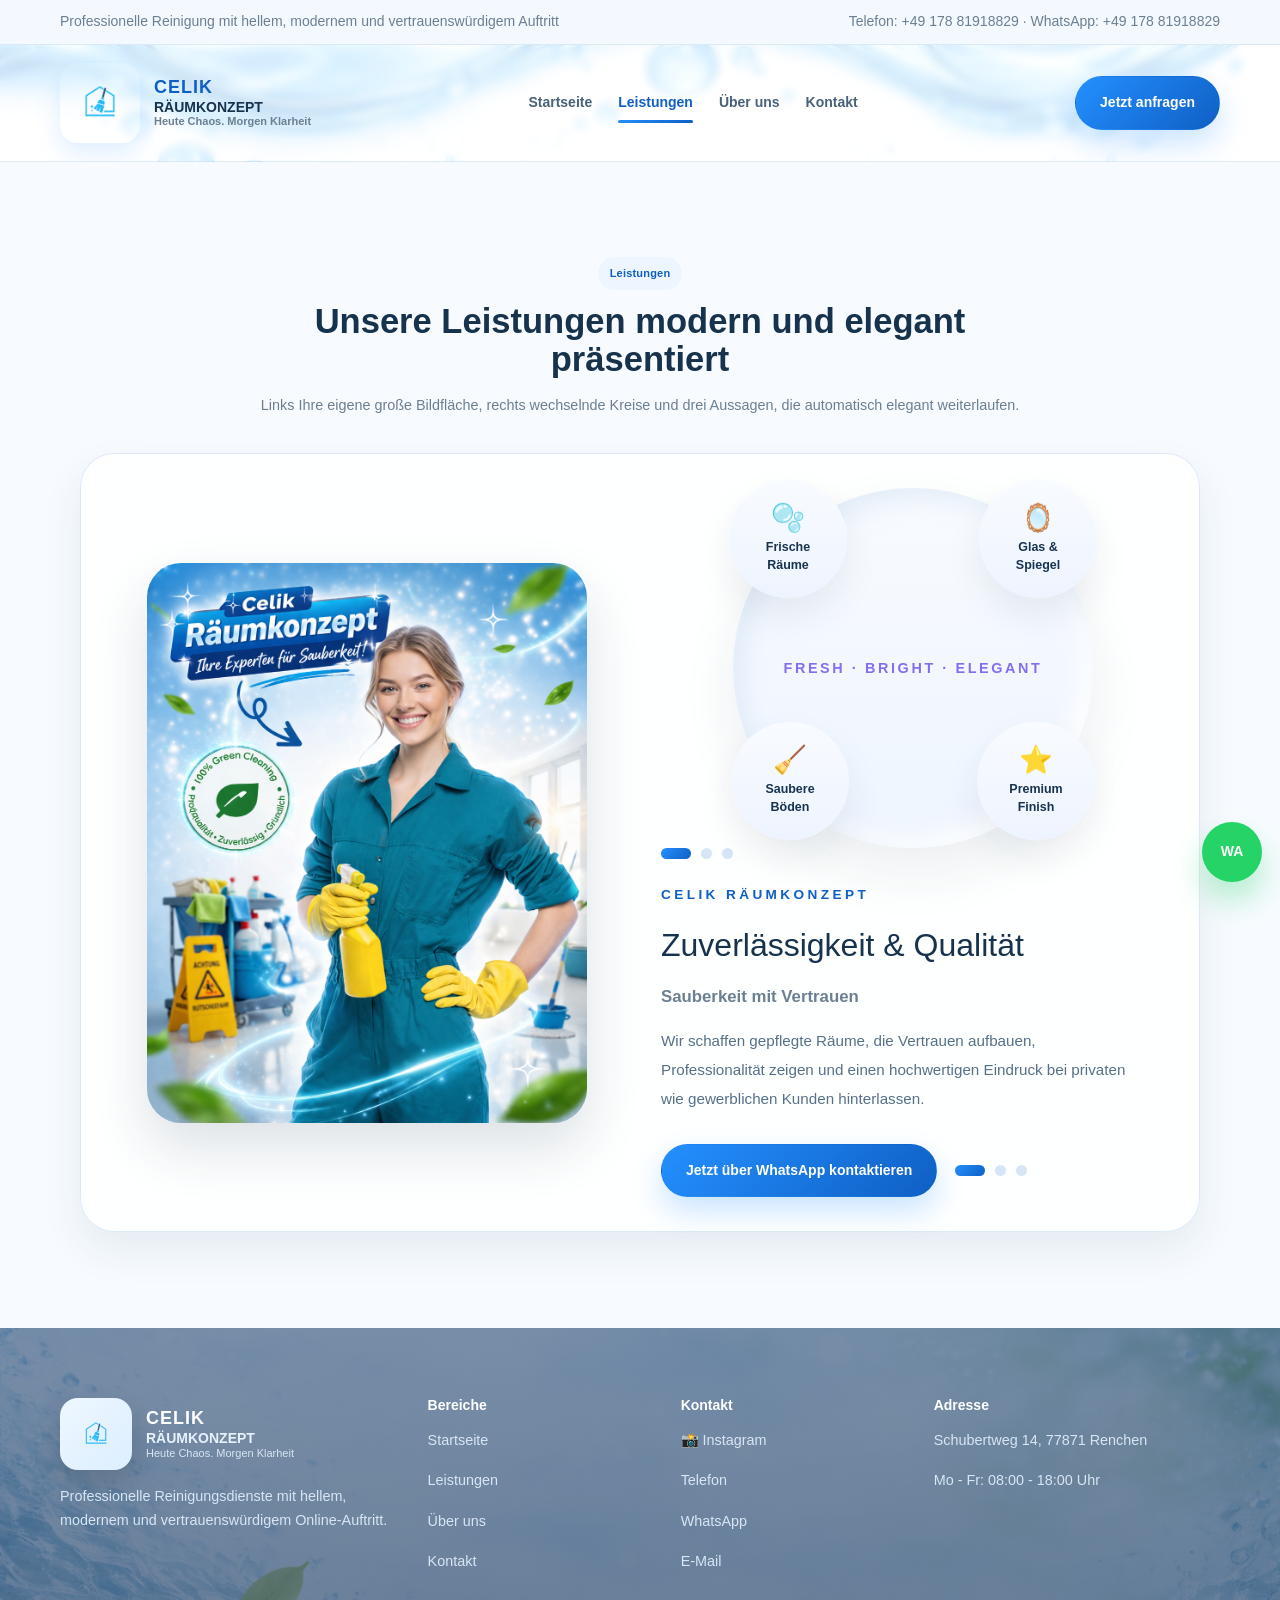
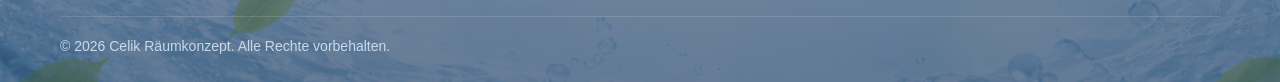
<file: leistungen_no_gap.html>
<!DOCTYPE html>
<html lang="de">
<head>
  <meta charset="UTF-8" />
  <meta name="viewport" content="width=device-width, initial-scale=1.0" />
  <title>Leistungen | Celik Räumkonzept</title>
  <meta name="description" content="Professionelle Reinigungsdienste mit modernem, hellem und vertrauenswürdigem Webauftritt." />
  <style>
:root{
      --bg:#ffffff;
      --white:#ffffff;
      --primary:#2490ff;
      --primary-dark:#0f5fc4;
      --soft:#edf6ff;
      --line:#dbe9f7;
      --text:#17324d;
      --muted:#6c7f92;
      --success:#25d366;
      --shadow:0 18px 45px rgba(23,50,77,.08);
      --radius:24px;
      --container:1160px;
    }

    *{box-sizing:border-box}
    html{scroll-behavior:smooth}
    body{
      margin:0;
      font-family:Arial, Helvetica, sans-serif;
      color:var(--text);
      background:linear-gradient(180deg,#ffffff 0%, #f8fbff 48%, #f2f8ff 100%);
      line-height:1.7;
      font-size:14px;
    }

    a{text-decoration:none;color:inherit}
    img{max-width:100%;display:block}
    .container{width:min(var(--container), calc(100% - 32px));margin:auto}
    .section{padding:95px 0}
    .section-sm{padding:70px 0}
    .eyebrow{
      display:inline-block;
      background:var(--soft);
      color:var(--primary-dark);
      padding:7px 12px;
      border-radius:999px;
      font-size:11px;
      font-weight:700;
      letter-spacing:.2px;
      margin-bottom:12px;
    }

    h1,h2,h3,h4{margin:0 0 14px;line-height:1.12}
    h1{
      font-size:clamp(1.35rem, 2.3vw, 1.9rem);
      line-height:1.25;
      letter-spacing:-0.3px;
    }
    h2{font-size:clamp(1.55rem, 2.7vw, 2.3rem)}
    h3{font-size:1.05rem}
    p{
      margin:0 0 16px;
      color:var(--muted);
      font-size:0.9rem;
    }
    .lead{
      font-size:0.9rem;
      max-width:600px;
    }

    .topbar{
      background:#f4f9ff;
      border-bottom:1px solid var(--line);
      color:var(--muted);
      font-size:14px;
    }
    .topbar .container{
      display:flex;
      justify-content:space-between;
      align-items:center;
      gap:12px;
      padding:10px 0;
      flex-wrap:wrap;
    }

    .navbar{
      position:sticky;
      top:0;
      z-index:50;
      background-image:url('header-bg.png');
      background-size:cover;
      background-position:center;
      background-repeat:no-repeat;
      border-bottom:1px solid rgba(219,233,247,.9);
      overflow:hidden;
    }
    .navbar::before{
      content:"";
      position:absolute;
      inset:0;
      background:rgba(255,255,255,.78);
      backdrop-filter:blur(4px);
    }
    .navbar .container{
      position:relative;
      z-index:2;
      display:flex;
      justify-content:space-between;
      align-items:center;
      padding:18px 0;
      gap:20px;
    }

    .logo{
      display:flex;
      align-items:center;
      gap:12px;
      font-weight:800;
      font-size:1.18rem;
      color:var(--primary-dark);
    }
    .logo-badge{
      width:48px;height:48px;border-radius:16px;
      background:linear-gradient(135deg,#eef7ff,#dceeff);
      display:grid;place-items:center;
      box-shadow:var(--shadow);
      font-weight:800;
      flex:none;
    }
    .nav-links{
      display:flex;
      gap:26px;
      align-items:center;
      color:#49617a;
      font-weight:700;
    }
    .nav-links a:hover{color:var(--primary)}

    .btn{
      display:inline-flex;
      align-items:center;
      justify-content:center;
      gap:10px;
      padding:14px 24px;
      border-radius:999px;
      font-weight:700;
      transition:.2s ease;
      border:1px solid transparent;
      cursor:pointer;
    }
    .btn:hover{transform:translateY(-2px)}
    .btn-primary{
      background:linear-gradient(135deg,var(--primary),var(--primary-dark));
      color:#fff;
      box-shadow:0 14px 30px rgba(36,144,255,.24);
    }
    .btn-light{
      background:#fff;
      color:var(--primary-dark);
      border-color:var(--line);
    }

    .hero{
      min-height:92vh;
      display:flex;
      align-items:center;
      position:relative;
      overflow:hidden;
      background:#fff;
    }
    .hero::before{
      content:"";
      position:absolute;
      width:720px;
      height:720px;
      border-radius:50%;
      background:radial-gradient(circle, rgba(36,144,255,.18), rgba(36,144,255,0));
      top:-220px;
      right:-140px;
      pointer-events:none;
    }
    .hero::after{
      content:"";
      position:absolute;
      width:520px;
      height:520px;
      border-radius:50%;
      background:radial-gradient(circle, rgba(36,144,255,.10), rgba(36,144,255,0));
      bottom:-170px;
      left:-140px;
      pointer-events:none;
    }
    .hero-grid{
      display:grid;
      grid-template-columns:1.08fr .92fr;
      gap:44px;
      align-items:center;
    }
    .hero-card{
      background:rgba(255,255,255,.94);
      border:1px solid rgba(219,233,247,.95);
      border-radius:34px;
      padding:42px;
      box-shadow:var(--shadow);
      position:relative;
      z-index:2;
    }
    .hero-actions{display:flex;gap:14px;flex-wrap:wrap;margin-top:26px}
    .hero-note{
      margin-top:22px;
      display:flex;
      gap:16px;
      flex-wrap:wrap;
    }
    .mini-badge{
      background:#fff;
      border:1px solid var(--line);
      color:var(--primary-dark);
      padding:9px 14px;
      border-radius:999px;
      font-weight:700;
      font-size:13px;
      box-shadow:0 10px 22px rgba(31,53,80,.04);
    }

    .hero-visual{
      background:none;
      border:none;
      border-radius:0;
      padding:0;
      box-shadow:none;
      position:relative;
      z-index:2;
      height:100%;
    }
    .hero-image-box{
      border-radius:0;
      overflow:hidden;
      min-height:560px;
      background:none;
      display:flex;
      align-items:center;
      justify-content:center;
      height:100%;
    }
    .hero-image-box img{
      width:100%;
      height:100%;
      object-fit:cover;
    }

    .section-head{
      text-align:center;
      max-width:760px;
      margin:0 auto 36px;
    }

    .stats{
      display:grid;
      grid-template-columns:repeat(4,1fr);
      gap:18px;
      margin-top:28px;
    }
    .stat{
      background:#fff;
      border:1px solid var(--line);
      border-radius:24px;
      padding:24px;
      text-align:center;
      box-shadow:0 8px 20px rgba(31,53,80,.04);
    }
    .stat strong{
      display:block;
      font-size:1.8rem;
      color:var(--primary-dark);
      margin-bottom:6px;
      text-transform:capitalize;
    }

    /* New showcase section */
    .showcase-shell{
      display:grid;
      grid-template-columns:1fr 1fr;
      gap:42px;
      align-items:center;
      max-width:1120px;
      margin:0 auto;
      background:rgba(255,255,255,.85);
      border:1px solid rgba(219,233,247,.95);
      border-radius:34px;
      padding:34px;
      box-shadow:0 18px 40px rgba(23,50,77,.08);
      backdrop-filter:blur(4px);
    }
    .showcase-image{
      display:flex;
      align-items:center;
      justify-content:center;
      min-height:520px;
    }
    .showcase-image img{
      width:100%;
      max-width:440px;
      height:560px;
      object-fit:cover;
      border-radius:34px;
      box-shadow:0 25px 55px rgba(23,50,77,.14);
      background:#fff;
    }
    .showcase-right{
      position:relative;
      min-height:560px;
      display:flex;
      flex-direction:column;
      justify-content:center;
    }
    .circle-slider{
      position:relative;
      min-height:300px;
      margin-bottom:24px;
    }
    .circle-slide{
      position:absolute;
      inset:0;
      opacity:0;
      transform:scale(.96);
      transition:opacity 1.15s ease, transform 1.15s ease;
      pointer-events:none;
      display:flex;
      align-items:center;
      justify-content:center;
    }
    .circle-slide.active{
      opacity:1;
      transform:scale(1);
      pointer-events:auto;
      position:relative;
    }
    .ring{
      width:360px;
      height:360px;
      border-radius:50%;
      position:relative;
      background:linear-gradient(180deg,#f8fbff,#eef5ff);
      box-shadow:
        inset 10px 10px 22px rgba(210,225,243,.55),
        inset -10px -10px 22px rgba(255,255,255,.95),
        0 25px 55px rgba(23,50,77,.08);
    }
    .bubble{
      position:absolute;
      width:118px;
      height:118px;
      border-radius:50%;
      background:linear-gradient(180deg,#f8fbff,#eef4ff);
      display:flex;
      align-items:center;
      justify-content:center;
      flex-direction:column;
      text-align:center;
      box-shadow:0 18px 36px rgba(23,50,77,.08);
      color:#183451;
      font-weight:700;
      padding:14px;
    }
    .bubble span{
      display:block;
      font-size:1.7rem;
      line-height:1;
      margin-bottom:8px;
    }
    .bubble strong{
      font-size:0.78rem;
      line-height:1.4;
    }
    .b1{top:-8px;left:-4px;}
    .b2{top:-8px;right:-4px;}
    .b3{bottom:8px;left:-2px;}
    .b4{bottom:8px;right:-2px;}
    .center-text{
      position:absolute;
      inset:0;
      display:flex;
      align-items:center;
      justify-content:center;
      text-align:center;
      padding:0 48px;
      color:#8170ef;
      font-weight:800;
      letter-spacing:.18em;
      font-size:.9rem;
    }

    .text-slider{
      position:relative;
      min-height:210px;
    }
    .text-slide{
      position:absolute;
      inset:0;
      opacity:0;
      transform:translateY(22px);
      transition:opacity 1s ease, transform 1s ease;
      pointer-events:none;
    }
    .text-slide.active{
      opacity:1;
      transform:translateY(0);
      position:relative;
      pointer-events:auto;
    }
    .text-kicker{
      color:var(--primary-dark);
      font-weight:800;
      letter-spacing:.25em;
      font-size:.85rem;
      margin-bottom:12px;
      text-transform:uppercase;
    }
    .text-title{
      font-size:clamp(1.65rem, 2.5vw, 2.4rem);
      color:var(--text);
      margin-bottom:10px;
    }
    .text-subtitle{
      font-size:1.05rem;
      color:#6c7f92;
      margin-bottom:16px;
      font-weight:700;
    }
    .text-copy{
      max-width:470px;
      line-height:1.9;
      color:#567089;
      font-size:.95rem;
    }

    .showcase-footer{
      display:flex;
      align-items:center;
      gap:18px;
      flex-wrap:wrap;
      margin-top:14px;
    }
    .slider-dots{
      display:flex;
      gap:10px;
      align-items:center;
    }
    .slider-dots span{
      width:11px;
      height:11px;
      border-radius:50%;
      background:#d7e6f7;
      transition:.35s ease;
    }
    .slider-dots span.active{
      width:30px;
      border-radius:999px;
      background:linear-gradient(135deg,var(--primary),var(--primary-dark));
    }

    .about-grid{
      display:grid;
      grid-template-columns:1fr 1fr;
      gap:28px;
      align-items:center;
    }
    .soft-panel{
      background:linear-gradient(180deg,#ffffff,#f7fbff);
      border:1px solid var(--line);
      border-radius:30px;
      padding:34px;
      box-shadow:var(--shadow);
    }

    .list{
      list-style:none;
      padding:0;
      margin:22px 0 0;
    }
    .list li{
      position:relative;
      padding-left:30px;
      margin-bottom:14px;
      color:var(--muted);
    }
    .list li::before{
      content:"✓";
      position:absolute;
      left:0;top:0;
      width:20px;height:20px;
      border-radius:50%;
      display:grid;place-items:center;
      background:#e8f4ff;
      color:var(--primary-dark);
      font-size:12px;
      font-weight:800;
    }

    .contact-grid{
      display:grid;
      grid-template-columns:.95fr 1.05fr;
      gap:28px;
    }
    .contact-item{
      display:flex;
      gap:14px;
      align-items:flex-start;
      padding:16px 0;
      border-bottom:1px solid var(--line);
    }
    .contact-item:last-child{border-bottom:none}
    .contact-item .small-icon{
      width:54px;height:54px;border-radius:16px;
      display:grid;place-items:center;
      background:#edf6ff;
      color:var(--primary-dark);
      font-size:22px;
      flex:none;
    }

    .form{
      background:#fff;
      border:1px solid var(--line);
      border-radius:30px;
      padding:30px;
      box-shadow:var(--shadow);
    }
    .form-row{
      display:grid;
      grid-template-columns:1fr 1fr;
      gap:16px;
    }
    input, textarea, select{
      width:100%;
      padding:16px 18px;
      border-radius:16px;
      border:1px solid #d5e2ee;
      background:#fcfdff;
      color:var(--text);
      font-size:15px;
      outline:none;
    }
    textarea{min-height:150px;resize:vertical}
    input:focus, textarea:focus, select:focus{
      border-color:#9dcbff;
      box-shadow:0 0 0 4px rgba(36,144,255,.08);
    }


    .insta-link{
      display:inline-flex;
      align-items:center;
      gap:8px;
      padding:8px 14px;
      border-radius:20px;
      background:rgba(255,255,255,0.08);
      transition:.3s;
    }
    .insta-link:hover{
      background:linear-gradient(135deg,#ff7a18,#e1306c,#c13584);
      color:#fff;
    }

    .footer{
      background-image:url('footer-bg.png');
      background-size:cover;
      background-position:center;
      background-repeat:no-repeat;
      color:#d7e6f5;
      margin-top:0;
      position:relative;
      overflow:hidden;
    }
    .footer::before{
      content:"";
      position:absolute;
      inset:0;
      background:linear-gradient(180deg, rgba(33,69,111,.6), rgba(23,56,95,.65));
      pointer-events:none;
    }
    .footer-inner{position:relative;z-index:1;padding:70px 0 24px}
    .footer-grid{
      display:grid;
      grid-template-columns:1.2fr .8fr .8fr 1fr;
      gap:24px;
      margin-bottom:26px;
    }
    .footer h4{color:#fff;margin-bottom:14px}
    .footer p,.footer a{color:#d7e6f5}
    .copy{
      border-top:1px solid rgba(255,255,255,.14);
      padding-top:18px;
      color:#c7d9eb;
    }

    .wa{
      position:fixed;
      right:18px;
      bottom:18px;
      width:60px;
      height:60px;
      border-radius:50%;
      background:var(--success);
      color:#fff;
      display:grid;
      place-items:center;
      font-weight:800;
      box-shadow:0 18px 30px rgba(37,211,102,.32);
      z-index:100;
    }


    .mobile-menu-toggle{
      display:none !important;
      align-items:center;
      justify-content:center;
      width:48px;
      height:48px;
      border-radius:14px;
      border:1px solid var(--line);
      background:#fff;
      color:var(--primary-dark);
      font-size:24px;
      cursor:pointer;
      box-shadow:0 10px 24px rgba(23,50,77,.08);
    }
    .mobile-menu{
      display:none !important;
      position:absolute;
      top:100%;
      left:0;
      right:0;
      z-index:20;
      padding:12px 16px 0;
    }
    .mobile-menu.open{
      display:none !important;
    }
    .mobile-menu-inner{
      width:100%;
      max-width:none;
      margin:0;
      background:rgba(255,255,255,.98);
      border:1px solid rgba(219,233,247,.95);
      border-radius:20px;
      box-shadow:0 18px 40px rgba(23,50,77,.12);
      padding:10px;
      display:flex;
      flex-direction:column;
      gap:6px;
    }
    .mobile-menu a{
      display:block;
      width:100%;
      padding:14px 16px;
      border-radius:14px;
      color:#49617a;
      font-weight:700;
    }
    .mobile-menu a:hover,
    .mobile-menu a.active{
      background:var(--soft);
      color:var(--primary-dark);
    }

    @media (max-width:980px){
      .hero-grid,
      .about-grid,
      .contact-grid,
      .footer-grid,
      .stats,
      .form-row,
      .showcase-shell{
        grid-template-columns:1fr;
      }
      .showcase-image{
        min-height:auto;
      }
      .showcase-image img{
        max-width:360px;
        height:440px;
      }
      .showcase-right{
        min-height:auto;
      }
      .nav-links,.navbar .btn.btn-primary{display:flex}
      .mobile-menu-toggle{display:none !important}
    }

    @media (max-width:768px){
      .nav-links,.navbar .btn.btn-primary{display:none}
      .mobile-menu-toggle{display:inline-flex !important}
      .mobile-menu{padding:10px 14px 0}
      .mobile-menu.open{display:block !important}
    }

    @media (max-width:720px){
      .hero-grid,
      .about-grid,
      .contact-grid,
      .footer-grid,
      .stats,
      .form-row,
      .showcase-shell{
        grid-template-columns:1fr;
      }
      .section{padding:72px 0}
      .hero{min-height:auto;padding:54px 0}
      .hero-card,.hero-visual,.soft-panel,.form,.showcase-shell{padding:24px}
      .topbar .container{justify-content:center;text-align:center}
      .navbar .container{justify-content:space-between;text-align:left}
      .mobile-menu{padding:10px 14px 0}
      .logo-text small{display:none}
      .hero-image-box{min-height:380px}
      .showcase-image img{
        max-width:100%;
        height:360px;
      }
      .circle-slider{
        min-height:250px;
      }
      .ring{
        width:250px;
        height:250px;
      }
      .bubble{
        width:84px;
        height:84px;
        padding:10px;
      }
      .bubble span{
        font-size:1.2rem;
        margin-bottom:5px;
      }
      .bubble strong{
        font-size:.6rem;
      }
      .center-text{
        font-size:.68rem;
        padding:0 26px;
        letter-spacing:.12em;
      }
      .text-slider{
        min-height:250px;
      }
    }
  



.logo-img{
  width:80px;
  height:80px;
  object-fit:contain;
  border-radius:18px;
  box-shadow:0 10px 25px rgba(36,144,255,.15);
}

.insta-footer{
  display:inline-flex;
  align-items:center;
  gap:10px;
  margin-top:10px;
  padding:8px 12px;
  border-radius:20px;
  transition:.3s;
}
.insta-footer:hover{
  background:linear-gradient(135deg,#ff7a18,#e1306c,#c13584);
  color:#fff;
}
.insta-img{
  width:20px;
  height:20px;
}


.logo{
  display:flex;
  align-items:center;
  gap:14px;
}
.logo-text{
  display:flex;
  flex-direction:column;
  line-height:1.2;
}
.logo-text strong{
  font-size:18px;
  letter-spacing:1px;
  color:#0f5fc4;
}
.logo-text span{
  font-size:14px;
  font-weight:700;
  color:#17324d;
}
.logo-text small{
  font-size:11px;
  color:#6c7f92;
}


    .footer-logo-text{
      color:#ffffff;
      font-size:18px;
      font-weight:800;
      line-height:1.3;
      margin:0 0 10px;
      letter-spacing:1px;
    }

    .footer-brand{
      display:inline-flex;
      align-items:center;
      gap:14px;
      margin-bottom:14px;
      color:#fff;
    }
    .footer-logo-img{
      width:72px;
      height:72px;
      object-fit:contain;
      border-radius:18px;
      background:linear-gradient(135deg,#eef7ff,#dceeff);
      padding:8px;
      box-shadow:0 12px 28px rgba(0,0,0,.14);
      flex:none;
    }
    .footer-brand-text{
      display:flex;
      flex-direction:column;
      line-height:1.2;
    }
    .footer-brand-text strong{
      font-size:18px;
      letter-spacing:1px;
      color:#ffffff;
    }
    .footer-brand-text span{
      font-size:14px;
      font-weight:700;
      color:#e6f1fb;
    }
    .footer-brand-text small{
      font-size:11px;
      color:#d7e6f5;
    }


    /* Smooth page entrance + scroll reveal */
    body{
      animation:pageFade 1s ease;
    }
    @keyframes pageFade{
      from{opacity:0; transform:translateY(10px);}
      to{opacity:1; transform:translateY(0);}
    }
    .reveal{
      opacity:0;
      transform:translateY(34px);
      transition:opacity .9s ease, transform .9s ease;
      will-change:opacity, transform;
    }
    .reveal.reveal-visible{
      opacity:1;
      transform:translateY(0);
    }
    .reveal-left{
      opacity:0;
      transform:translateX(-36px);
      transition:opacity .95s ease, transform .95s ease;
      will-change:opacity, transform;
    }
    .reveal-left.reveal-visible{
      opacity:1;
      transform:translateX(0);
    }
    .reveal-right{
      opacity:0;
      transform:translateX(36px);
      transition:opacity .95s ease, transform .95s ease;
      will-change:opacity, transform;
    }
    .reveal-right.reveal-visible{
      opacity:1;
      transform:translateX(0);
    }
    .hero-card,
    .showcase-shell,
    .soft-panel,
    .form{
      transition:transform .25s ease, box-shadow .25s ease;
    }
    .hero-card:hover,
    .showcase-shell:hover,
    .soft-panel:hover,
    .form:hover{
      transform:translateY(-3px);
      box-shadow:0 24px 50px rgba(23,50,77,.10);
    }

.page-hero{
  padding:90px 0 40px;
  background:linear-gradient(180deg,#ffffff 0%, #f7fbff 100%);
}
.page-hero-card{
  background:rgba(255,255,255,.94);
  border:1px solid rgba(219,233,247,.95);
  border-radius:34px;
  padding:42px;
  box-shadow:var(--shadow);
}
.page-hero .lead{max-width:760px}
.nav-links a.active{
  color:var(--primary-dark);
  position:relative;
}
.nav-links a.active::after{
  content:"";
  position:absolute;
  left:0;
  right:0;
  bottom:-8px;
  height:3px;
  border-radius:999px;
  background:linear-gradient(135deg,var(--primary),var(--primary-dark));
}
@media (max-width:720px){
  .page-hero{padding:54px 0 18px}
  .page-hero-card{padding:24px}
}

  </style>
</head>
<body>
<div class="topbar">
    <div class="container">
      <div>Professionelle Reinigung mit hellem, modernem und vertrauenswürdigem Auftritt</div>
      <div>Telefon: +49 178 81918829 · WhatsApp: +49 178 81918829</div>
    </div>
  </div>

  <header class="navbar">
    <div class="container">
      <a href="index.html" class="logo">
        <img src="logo.png" class="logo-img">
        <div class="logo-text">
          <strong>CELIK</strong>
          <span>RÄUMKONZEPT</span>
          <small>Heute Chaos. Morgen Klarheit</small>
        </div>
      </a>
      <nav class="nav-links">
        <a href="index.html">Startseite</a>
        <a href="leistungen.html" class="active">Leistungen</a>
        <a href="ueber-uns.html">Über uns</a>
        <a href="kontakt.html">Kontakt</a>
      </nav>
      <button class="mobile-menu-toggle" type="button" aria-label="Menü öffnen" aria-expanded="false">☰</button>
      <a class="btn btn-primary" href="kontakt.html">Jetzt anfragen</a>
    </div>
    <div class="container mobile-menu" id="mobileMenu">
      <nav class="mobile-menu-inner">
        <a href="index.html">Startseite</a>
        <a href="leistungen.html" class="active">Leistungen</a>
        <a href="ueber-uns.html">Über uns</a>
        <a href="kontakt.html">Kontakt</a>
      </nav>
    </div>
  </header>


  

<section class="section" id="leistungen" style="background:#f7fbff">
    <div class="container">
      <div class="section-head reveal">
        <span class="eyebrow">Leistungen</span>
        <h2>Unsere Leistungen modern und elegant präsentiert</h2>
        <p>Links Ihre eigene große Bildfläche, rechts wechselnde Kreise und drei Aussagen, die automatisch elegant weiterlaufen.</p>
      </div>

      <div class="showcase-shell reveal">
        <div class="showcase-image">
          <img src="my-image.jpg" alt="Eigene Reinigungsszene" />
        </div>

        <div class="showcase-right">
          <div class="circle-slider">
            <div class="circle-slide active">
              <div class="ring">
                <div class="bubble b1"><span>🫧</span><strong>Frische<br>Räume</strong></div>
                <div class="bubble b2"><span>🪞</span><strong>Glas &<br>Spiegel</strong></div>
                <div class="bubble b3"><span>🧹</span><strong>Saubere<br>Böden</strong></div>
                <div class="bubble b4"><span>⭐</span><strong>Premium<br>Finish</strong></div>
                <div class="center-text">FRESH · BRIGHT · ELEGANT</div>
              </div>
            </div>

            <div class="circle-slide">
              <div class="ring">
                <div class="bubble b1"><span>🧽</span><strong>Gründliche<br>Pflege</strong></div>
                <div class="bubble b2"><span>🏢</span><strong>Büro &<br>Objekte</strong></div>
                <div class="bubble b3"><span>✨</span><strong>Sauberer<br>Eindruck</strong></div>
                <div class="bubble b4"><span>🧴</span><strong>Oberflächen<br>Glanz</strong></div>
                <div class="center-text">CLEAN · CARE · QUALITY</div>
              </div>
            </div>

            <div class="circle-slide">
              <div class="ring">
                <div class="bubble b1"><span>🪟</span><strong>Fenster &<br>Glas</strong></div>
                <div class="bubble b2"><span>🧼</span><strong>Hygiene &<br>Ordnung</strong></div>
                <div class="bubble b3"><span>💎</span><strong>Edler<br>Auftritt</strong></div>
                <div class="bubble b4"><span>🤝</span><strong>Freundlicher<br>Service</strong></div>
                <div class="center-text">CLEAR · PURE · PROFESSIONAL</div>
              </div>
            </div>

            <div class="slider-dots circle-dots">
              <span class="active"></span><span></span><span></span>
            </div>
          </div>

          <div class="text-slider">
            <div class="text-slide active">
              <div class="text-kicker">Celik Räumkonzept</div>
              <div class="text-title">Zuverlässigkeit & Qualität</div>
              <div class="text-subtitle">Sauberkeit mit Vertrauen</div>
              <p class="text-copy">
                Wir schaffen gepflegte Räume, die Vertrauen aufbauen, Professionalität zeigen
                und einen hochwertigen Eindruck bei privaten wie gewerblichen Kunden hinterlassen.
              </p>
            </div>

            <div class="text-slide">
              <div class="text-kicker">Celik Räumkonzept</div>
              <div class="text-title">Sauberkeit mit Stil</div>
              <div class="text-subtitle">Ordnung mit einem starken ersten Eindruck</div>
              <p class="text-copy">
                Ein klarer, sauberer Raum zeigt Qualität. Deshalb verbinden wir Gründlichkeit,
                Ruhe und moderne Präsentation zu einem Ergebnis, das sofort überzeugt.
              </p>
            </div>

            <div class="text-slide">
              <div class="text-kicker">Celik Räumkonzept</div>
              <div class="text-title">Wir sind für Sie da</div>
              <div class="text-subtitle">Schnell, freundlich und direkt erreichbar</div>
              <p class="text-copy">
                Es freut uns, wenn Sie uns kontaktieren. Gemeinsam finden wir unkompliziert
                die passende Lösung für Ihre Reinigungswünsche und Ihr Objekt.
              </p>
            </div>
          </div>

          <div class="showcase-footer">
            <a class="btn btn-primary" href="https://wa.me/4917881918829" target="_blank">Jetzt über WhatsApp kontaktieren</a>
            <div class="slider-dots text-dots">
              <span class="active"></span><span></span><span></span>
            </div>
          </div>
        </div>
      </div>
    </div>
  </section>

<footer class="footer">
    <div class="container footer-inner reveal">
      <div class="footer-grid">
        <div>
          <a href="index.html" class="footer-brand">
            <img src="logo.png" class="footer-logo-img" alt="Logo">
            <div class="footer-brand-text">
              <strong>CELIK</strong>
              <span>RÄUMKONZEPT</span>
              <small>Heute Chaos. Morgen Klarheit</small>
            </div>
          </a>
          <p>Professionelle Reinigungsdienste mit hellem, modernem und vertrauenswürdigem Online-Auftritt.</p>
        </div>
        <div>
          <h4>Bereiche</h4>
          <p><a href="index.html">Startseite</a></p>
          <p><a href="leistungen.html">Leistungen</a></p>
          <p><a href="ueber-uns.html">Über uns</a></p>
          <p><a href="kontakt.html">Kontakt</a></p>
        </div>
        <div>
          <h4>Kontakt</h4>
          <p><a href="https://www.instagram.com/celik_raeumkonzept?igsh=MWxuaTNyM2o1eHA0ZQ==" target="_blank">📸 Instagram</a></p>
          <p><a href="tel:+4917881918829">Telefon</a></p>
          <p><a href="https://wa.me/4917881918829">WhatsApp</a></p>
          <p><a href="mailto:kontakt@celik-raeumkonzept.de">E-Mail</a></p>
        </div>
        <div>
          <h4>Adresse</h4>
          <p>Schubertweg 14, 77871 Renchen</p>
          <p>Mo - Fr: 08:00 - 18:00 Uhr</p>
        </div>
      </div>
      <div class="copy">© 2026 Celik Räumkonzept. Alle Rechte vorbehalten.</div>
    </div>
  </footer>

  

  <a class="wa" href="https://wa.me/4917881918829">WA</a>

  <script>
    (function(){
      const items = document.querySelectorAll('.reveal, .reveal-left, .reveal-right');
      if (!items.length) return;
      const observer = new IntersectionObserver((entries)=>{
        entries.forEach((entry)=>{
          if(entry.isIntersecting){
            entry.target.classList.add('reveal-visible');
            observer.unobserve(entry.target);
          }
        });
      }, { threshold: 0.16 });
      items.forEach((item)=>observer.observe(item));
    })();

    const menuToggle = document.querySelector('.mobile-menu-toggle');
    const mobileMenu = document.getElementById('mobileMenu');
    if(menuToggle && mobileMenu){
      menuToggle.addEventListener('click', function(){
        const isOpen = mobileMenu.classList.toggle('open');
        menuToggle.setAttribute('aria-expanded', isOpen ? 'true' : 'false');
      });
      mobileMenu.querySelectorAll('a').forEach((link)=>{
        link.addEventListener('click', ()=>{
          mobileMenu.classList.remove('open');
          menuToggle.setAttribute('aria-expanded', 'false');
        });
      });
    }
  </script>

  <script>
    (function(){
      const textSlides = document.querySelectorAll('.text-slider .text-slide');
      const circleSlides = document.querySelectorAll('.circle-slider .circle-slide');
      const textDots = document.querySelectorAll('.text-dots span');
      const circleDots = document.querySelectorAll('.circle-dots span');
      if (!textSlides.length || !circleSlides.length) return;

      let current = 0;

      function activate(index){
        textSlides.forEach((el,i)=>el.classList.toggle('active', i===index));
        circleSlides.forEach((el,i)=>el.classList.toggle('active', i===index));
        textDots.forEach((el,i)=>el.classList.toggle('active', i===index));
        circleDots.forEach((el,i)=>el.classList.toggle('active', i===index));
      }

      setInterval(()=>{
        current = (current + 1) % textSlides.length;
        activate(current);
      }, 4300);
    })();

    const menuToggle = document.querySelector('.mobile-menu-toggle');
    const mobileMenu = document.getElementById('mobileMenu');
    if(menuToggle && mobileMenu){
      menuToggle.addEventListener('click', function(){
        const isOpen = mobileMenu.classList.toggle('open');
        menuToggle.setAttribute('aria-expanded', isOpen ? 'true' : 'false');
      });
      mobileMenu.querySelectorAll('a').forEach((link)=>{
        link.addEventListener('click', ()=>{
          mobileMenu.classList.remove('open');
          menuToggle.setAttribute('aria-expanded', 'false');
        });
      });
    }
  </script>

</body>
</html>
</file>
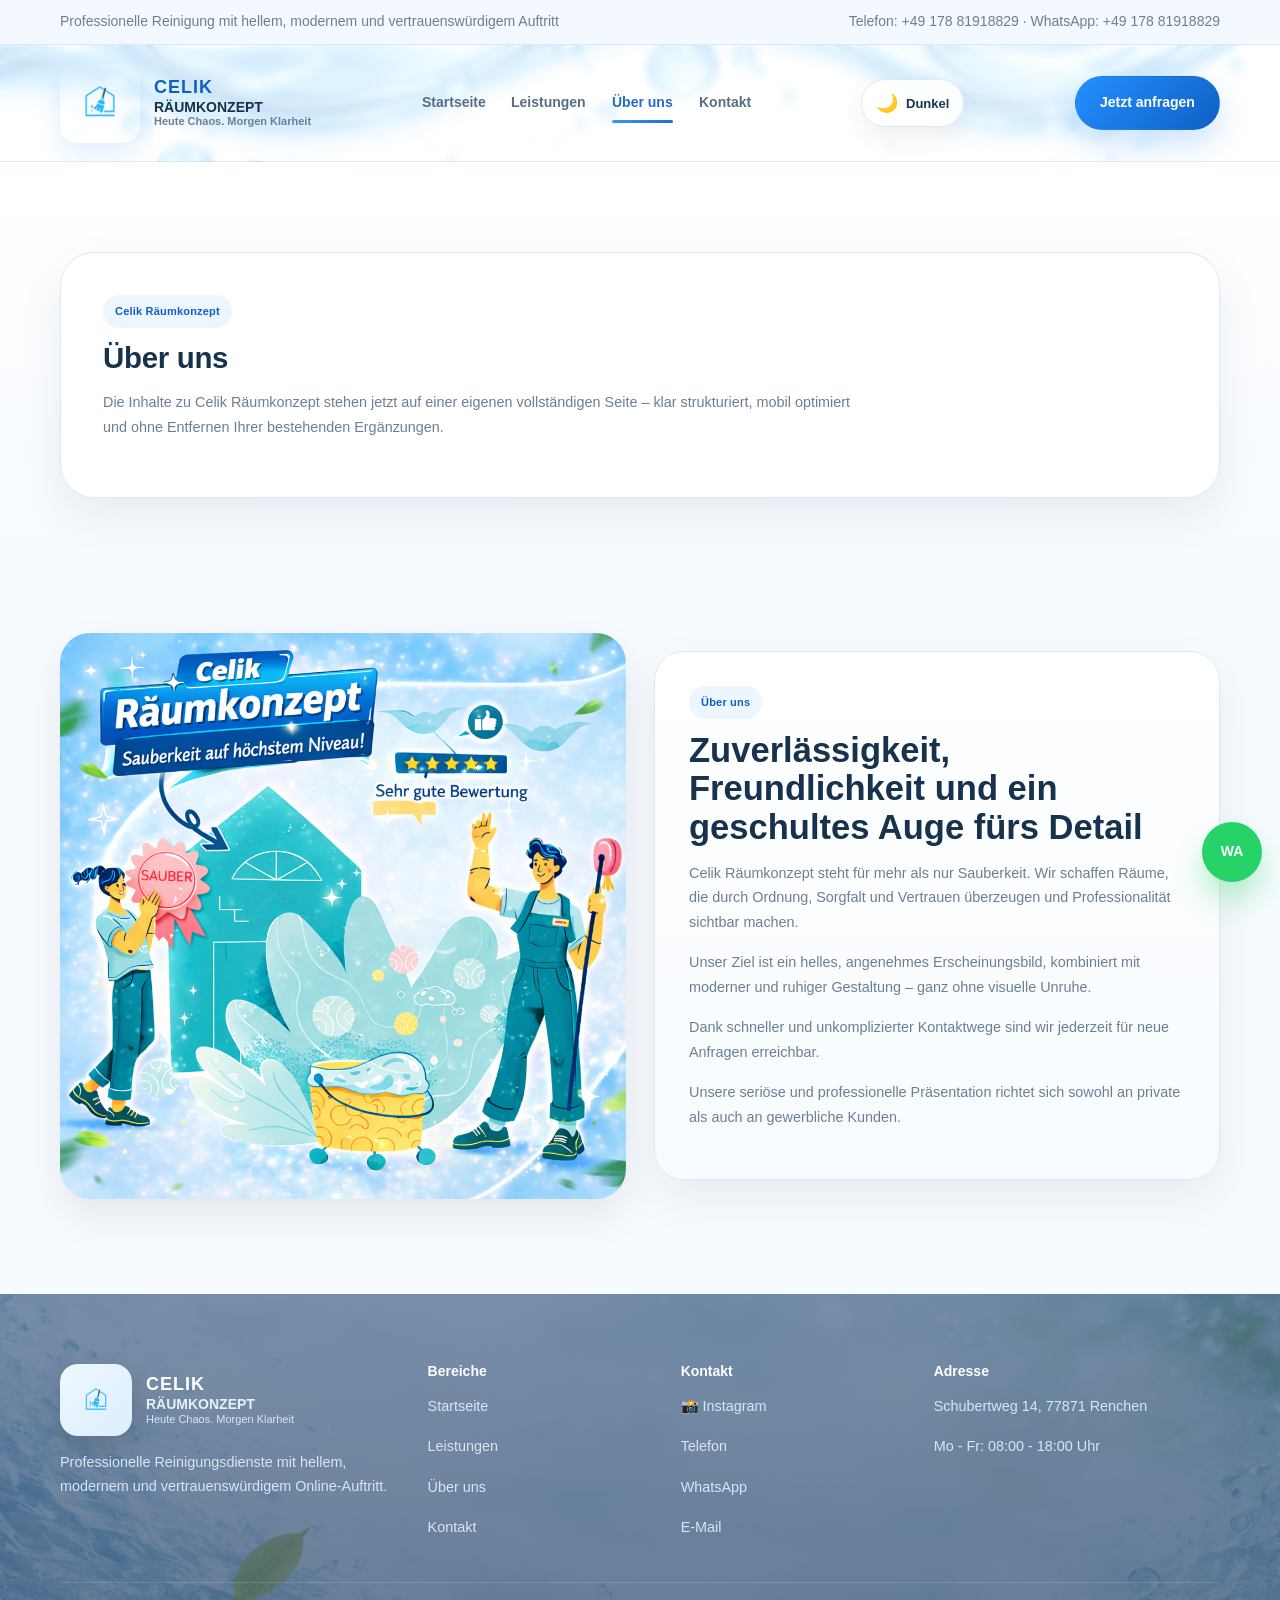
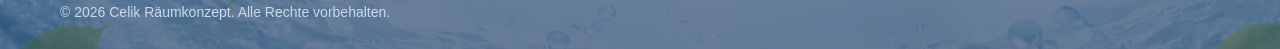
<file: ueber-uns.html>
<!DOCTYPE html>
<html lang="de">
<head>
  <meta charset="UTF-8" />
  <meta name="viewport" content="width=device-width, initial-scale=1.0" />

  <script>
    (function(){
      try {
        var savedTheme = localStorage.getItem('celik-theme');
        var prefersDark = window.matchMedia && window.matchMedia('(prefers-color-scheme: dark)').matches;
        var theme = savedTheme || (prefersDark ? 'dark' : 'light');
        document.documentElement.setAttribute('data-theme', theme);
      } catch (e) {}
    })();
  </script>
  <title>Über uns | Celik Räumkonzept</title>
  <meta name="description" content="Professionelle Reinigungsdienste mit modernem, hellem und vertrauenswürdigem Webauftritt." />
  <style>
:root{
      --bg:#ffffff;
      --white:#ffffff;
      --primary:#2490ff;
      --primary-dark:#0f5fc4;
      --soft:#edf6ff;
      --line:#dbe9f7;
      --text:#17324d;
      --muted:#6c7f92;
      --success:#25d366;
      --shadow:0 18px 45px rgba(23,50,77,.08);
      --radius:24px;
      --container:1160px;
    }

    *{box-sizing:border-box}
    html{scroll-behavior:smooth}
    body{
      margin:0;
      font-family:Arial, Helvetica, sans-serif;
      color:var(--text);
      background:linear-gradient(180deg,#ffffff 0%, #f8fbff 48%, #f2f8ff 100%);
      line-height:1.7;
      font-size:14px;
    }

    a{text-decoration:none;color:inherit}
    img{max-width:100%;display:block}
    .container{width:min(var(--container), calc(100% - 32px));margin:auto}
    .section{padding:95px 0}
    .section-sm{padding:70px 0}
    .eyebrow{
      display:inline-block;
      background:var(--soft);
      color:var(--primary-dark);
      padding:7px 12px;
      border-radius:999px;
      font-size:11px;
      font-weight:700;
      letter-spacing:.2px;
      margin-bottom:12px;
    }

    h1,h2,h3,h4{margin:0 0 14px;line-height:1.12}
    h1{
      font-size:clamp(1.35rem, 2.3vw, 1.9rem);
      line-height:1.25;
      letter-spacing:-0.3px;
    }
    h2{font-size:clamp(1.55rem, 2.7vw, 2.3rem)}
    h3{font-size:1.05rem}
    p{
      margin:0 0 16px;
      color:var(--muted);
      font-size:0.9rem;
    }
    .lead{
      font-size:0.9rem;
      max-width:600px;
    }

    .topbar{
      background:#f4f9ff;
      border-bottom:1px solid var(--line);
      color:var(--muted);
      font-size:14px;
    }
    .topbar .container{
      display:flex;
      justify-content:space-between;
      align-items:center;
      gap:12px;
      padding:10px 0;
      flex-wrap:wrap;
    }

    .navbar{
      position:sticky;
      top:0;
      z-index:50;
      background-image:url('header-bg.png');
      background-size:cover;
      background-position:center;
      background-repeat:no-repeat;
      border-bottom:1px solid rgba(219,233,247,.9);
      overflow:hidden;
    }
    .navbar::before{
      content:"";
      position:absolute;
      inset:0;
      background:rgba(255,255,255,.78);
      backdrop-filter:blur(4px);
    }
    .navbar .container{
      position:relative;
      z-index:2;
      display:flex;
      justify-content:space-between;
      align-items:center;
      padding:18px 0;
      gap:20px;
    }

    .logo{
      display:flex;
      align-items:center;
      gap:12px;
      font-weight:800;
      font-size:1.18rem;
      color:var(--primary-dark);
    }
    .logo-badge{
      width:48px;height:48px;border-radius:16px;
      background:linear-gradient(135deg,#eef7ff,#dceeff);
      display:grid;place-items:center;
      box-shadow:var(--shadow);
      font-weight:800;
      flex:none;
    }
    .nav-links{
      display:flex;
      gap:26px;
      align-items:center;
      color:#49617a;
      font-weight:700;
    }
    .nav-links a:hover{color:var(--primary)}

    .btn{
      display:inline-flex;
      align-items:center;
      justify-content:center;
      gap:10px;
      padding:14px 24px;
      border-radius:999px;
      font-weight:700;
      transition:.2s ease;
      border:1px solid transparent;
      cursor:pointer;
    }
    .btn:hover{transform:translateY(-2px)}
    .btn-primary{
      background:linear-gradient(135deg,var(--primary),var(--primary-dark));
      color:#fff;
      box-shadow:0 14px 30px rgba(36,144,255,.24);
    }
    .btn-light{
      background:#fff;
      color:var(--primary-dark);
      border-color:var(--line);
    }

    .hero{
      min-height:92vh;
      display:flex;
      align-items:center;
      position:relative;
      overflow:hidden;
      background:#fff;
    }
    .hero::before{
      content:"";
      position:absolute;
      width:720px;
      height:720px;
      border-radius:50%;
      background:radial-gradient(circle, rgba(36,144,255,.18), rgba(36,144,255,0));
      top:-220px;
      right:-140px;
      pointer-events:none;
    }
    .hero::after{
      content:"";
      position:absolute;
      width:520px;
      height:520px;
      border-radius:50%;
      background:radial-gradient(circle, rgba(36,144,255,.10), rgba(36,144,255,0));
      bottom:-170px;
      left:-140px;
      pointer-events:none;
    }
    .hero-grid{
      display:grid;
      grid-template-columns:1.08fr .92fr;
      gap:44px;
      align-items:center;
    }
    .hero-card{
      background:rgba(255,255,255,.94);
      border:1px solid rgba(219,233,247,.95);
      border-radius:34px;
      padding:42px;
      box-shadow:var(--shadow);
      position:relative;
      z-index:2;
    }
    .hero-actions{display:flex;gap:14px;flex-wrap:wrap;margin-top:26px}
    .hero-note{
      margin-top:22px;
      display:flex;
      gap:16px;
      flex-wrap:wrap;
    }
    .mini-badge{
      background:#fff;
      border:1px solid var(--line);
      color:var(--primary-dark);
      padding:9px 14px;
      border-radius:999px;
      font-weight:700;
      font-size:13px;
      box-shadow:0 10px 22px rgba(31,53,80,.04);
    }

    .hero-visual{
      background:none;
      border:none;
      border-radius:0;
      padding:0;
      box-shadow:none;
      position:relative;
      z-index:2;
      height:100%;
    }
    .hero-image-box{
      border-radius:0;
      overflow:hidden;
      min-height:560px;
      background:none;
      display:flex;
      align-items:center;
      justify-content:center;
      height:100%;
    }
    .hero-image-box img{
      width:100%;
      height:100%;
      object-fit:cover;
    }

    .section-head{
      text-align:center;
      max-width:760px;
      margin:0 auto 36px;
    }

    .stats{
      display:grid;
      grid-template-columns:repeat(4,1fr);
      gap:18px;
      margin-top:28px;
    }
    .stat{
      background:#fff;
      border:1px solid var(--line);
      border-radius:24px;
      padding:24px;
      text-align:center;
      box-shadow:0 8px 20px rgba(31,53,80,.04);
    }
    .stat strong{
      display:block;
      font-size:1.8rem;
      color:var(--primary-dark);
      margin-bottom:6px;
      text-transform:capitalize;
    }

    /* New showcase section */
    .showcase-shell{
      display:grid;
      grid-template-columns:1fr 1fr;
      gap:42px;
      align-items:center;
      max-width:1120px;
      margin:0 auto;
      background:rgba(255,255,255,.85);
      border:1px solid rgba(219,233,247,.95);
      border-radius:34px;
      padding:34px;
      box-shadow:0 18px 40px rgba(23,50,77,.08);
      backdrop-filter:blur(4px);
    }
    .showcase-image{
      display:flex;
      align-items:center;
      justify-content:center;
      min-height:520px;
    }
    .showcase-image img{
      width:100%;
      max-width:440px;
      height:560px;
      object-fit:cover;
      border-radius:34px;
      box-shadow:0 25px 55px rgba(23,50,77,.14);
      background:#fff;
    }
    .showcase-right{
      position:relative;
      min-height:560px;
      display:flex;
      flex-direction:column;
      justify-content:center;
    }
    .circle-slider{
      position:relative;
      min-height:300px;
      margin-bottom:24px;
    }
    .circle-slide{
      position:absolute;
      inset:0;
      opacity:0;
      transform:scale(.96);
      transition:opacity 1.15s ease, transform 1.15s ease;
      pointer-events:none;
      display:flex;
      align-items:center;
      justify-content:center;
    }
    .circle-slide.active{
      opacity:1;
      transform:scale(1);
      pointer-events:auto;
      position:relative;
    }
    .ring{
      width:360px;
      height:360px;
      border-radius:50%;
      position:relative;
      background:linear-gradient(180deg,#f8fbff,#eef5ff);
      box-shadow:
        inset 10px 10px 22px rgba(210,225,243,.55),
        inset -10px -10px 22px rgba(255,255,255,.95),
        0 25px 55px rgba(23,50,77,.08);
    }
    .bubble{
      position:absolute;
      width:118px;
      height:118px;
      border-radius:50%;
      background:linear-gradient(180deg,#f8fbff,#eef4ff);
      display:flex;
      align-items:center;
      justify-content:center;
      flex-direction:column;
      text-align:center;
      box-shadow:0 18px 36px rgba(23,50,77,.08);
      color:#183451;
      font-weight:700;
      padding:14px;
    }
    .bubble span{
      display:block;
      font-size:1.7rem;
      line-height:1;
      margin-bottom:8px;
    }
    .bubble strong{
      font-size:0.78rem;
      line-height:1.4;
    }
    .b1{top:-8px;left:-4px;}
    .b2{top:-8px;right:-4px;}
    .b3{bottom:8px;left:-2px;}
    .b4{bottom:8px;right:-2px;}
    .center-text{
      position:absolute;
      inset:0;
      display:flex;
      align-items:center;
      justify-content:center;
      text-align:center;
      padding:0 48px;
      color:#8170ef;
      font-weight:800;
      letter-spacing:.18em;
      font-size:.9rem;
    }

    .text-slider{
      position:relative;
      min-height:210px;
    }
    .text-slide{
      position:absolute;
      inset:0;
      opacity:0;
      transform:translateY(22px);
      transition:opacity 1s ease, transform 1s ease;
      pointer-events:none;
    }
    .text-slide.active{
      opacity:1;
      transform:translateY(0);
      position:relative;
      pointer-events:auto;
    }
    .text-kicker{
      color:var(--primary-dark);
      font-weight:800;
      letter-spacing:.25em;
      font-size:.85rem;
      margin-bottom:12px;
      text-transform:uppercase;
    }
    .text-title{
      font-size:clamp(1.65rem, 2.5vw, 2.4rem);
      color:var(--text);
      margin-bottom:10px;
    }
    .text-subtitle{
      font-size:1.05rem;
      color:#6c7f92;
      margin-bottom:16px;
      font-weight:700;
    }
    .text-copy{
      max-width:470px;
      line-height:1.9;
      color:#567089;
      font-size:.95rem;
    }

    .showcase-footer{
      display:flex;
      align-items:center;
      gap:18px;
      flex-wrap:wrap;
      margin-top:14px;
    }
    .slider-dots{
      display:flex;
      gap:10px;
      align-items:center;
    }
    .slider-dots span{
      width:11px;
      height:11px;
      border-radius:50%;
      background:#d7e6f7;
      transition:.35s ease;
    }
    .slider-dots span.active{
      width:30px;
      border-radius:999px;
      background:linear-gradient(135deg,var(--primary),var(--primary-dark));
    }

    .about-grid{
      display:grid;
      grid-template-columns:1fr 1fr;
      gap:28px;
      align-items:center;
    }
    .soft-panel{
      background:linear-gradient(180deg,#ffffff,#f7fbff);
      border:1px solid var(--line);
      border-radius:30px;
      padding:34px;
      box-shadow:var(--shadow);
    }

    .list{
      list-style:none;
      padding:0;
      margin:22px 0 0;
    }
    .list li{
      position:relative;
      padding-left:30px;
      margin-bottom:14px;
      color:var(--muted);
    }
    .list li::before{
      content:"✓";
      position:absolute;
      left:0;top:0;
      width:20px;height:20px;
      border-radius:50%;
      display:grid;place-items:center;
      background:#e8f4ff;
      color:var(--primary-dark);
      font-size:12px;
      font-weight:800;
    }

    .contact-grid{
      display:grid;
      grid-template-columns:.95fr 1.05fr;
      gap:28px;
    }
    .contact-item{
      display:flex;
      gap:14px;
      align-items:flex-start;
      padding:16px 0;
      border-bottom:1px solid var(--line);
    }
    .contact-item:last-child{border-bottom:none}
    .contact-item .small-icon{
      width:54px;height:54px;border-radius:16px;
      display:grid;place-items:center;
      background:#edf6ff;
      color:var(--primary-dark);
      font-size:22px;
      flex:none;
    }

    .form{
      background:#fff;
      border:1px solid var(--line);
      border-radius:30px;
      padding:30px;
      box-shadow:var(--shadow);
    }
    .form-row{
      display:grid;
      grid-template-columns:1fr 1fr;
      gap:16px;
    }
    input, textarea, select{
      width:100%;
      padding:16px 18px;
      border-radius:16px;
      border:1px solid #d5e2ee;
      background:#fcfdff;
      color:var(--text);
      font-size:15px;
      outline:none;
    }
    textarea{min-height:150px;resize:vertical}
    input:focus, textarea:focus, select:focus{
      border-color:#9dcbff;
      box-shadow:0 0 0 4px rgba(36,144,255,.08);
    }


    .insta-link{
      display:inline-flex;
      align-items:center;
      gap:8px;
      padding:8px 14px;
      border-radius:20px;
      background:rgba(255,255,255,0.08);
      transition:.3s;
    }
    .insta-link:hover{
      background:linear-gradient(135deg,#ff7a18,#e1306c,#c13584);
      color:#fff;
    }

    .footer{
      background-image:url('footer-bg.png');
      background-size:cover;
      background-position:center;
      background-repeat:no-repeat;
      color:#d7e6f5;
      margin-top:0;
      position:relative;
      overflow:hidden;
    }
    .footer::before{
      content:"";
      position:absolute;
      inset:0;
      background:linear-gradient(180deg, rgba(33,69,111,.6), rgba(23,56,95,.65));
      pointer-events:none;
    }
    .footer-inner{position:relative;z-index:1;padding:70px 0 24px}
    .footer-grid{
      display:grid;
      grid-template-columns:1.2fr .8fr .8fr 1fr;
      gap:24px;
      margin-bottom:26px;
    }
    .footer h4{color:#fff;margin-bottom:14px}
    .footer p,.footer a{color:#d7e6f5}
    .copy{
      border-top:1px solid rgba(255,255,255,.14);
      padding-top:18px;
      color:#c7d9eb;
    }

    .wa{
      position:fixed;
      right:18px;
      bottom:18px;
      width:60px;
      height:60px;
      border-radius:50%;
      background:var(--success);
      color:#fff;
      display:grid;
      place-items:center;
      font-weight:800;
      box-shadow:0 18px 30px rgba(37,211,102,.32);
      z-index:100;
    }


    .mobile-menu-toggle{
      display:none !important;
      align-items:center;
      justify-content:center;
      width:48px;
      height:48px;
      border-radius:14px;
      border:1px solid var(--line);
      background:#fff;
      color:var(--primary-dark);
      font-size:24px;
      cursor:pointer;
      box-shadow:0 10px 24px rgba(23,50,77,.08);
    }
    .mobile-menu{
      display:none !important;
      position:absolute;
      top:100%;
      left:0;
      right:0;
      z-index:20;
      padding:12px 16px 0;
    }
    .mobile-menu.open{
      display:none !important;
    }
    .mobile-menu-inner{
      width:100%;
      max-width:none;
      margin:0;
      background:rgba(255,255,255,.98);
      border:1px solid rgba(219,233,247,.95);
      border-radius:20px;
      box-shadow:0 18px 40px rgba(23,50,77,.12);
      padding:10px;
      display:flex;
      flex-direction:column;
      gap:6px;
    }
    .mobile-menu a{
      display:block;
      width:100%;
      padding:14px 16px;
      border-radius:14px;
      color:#49617a;
      font-weight:700;
    }
    .mobile-menu a:hover,
    .mobile-menu a.active{
      background:var(--soft);
      color:var(--primary-dark);
    }

    @media (max-width:980px){
      .hero-grid,
      .about-grid,
      .contact-grid,
      .footer-grid,
      .stats,
      .form-row,
      .showcase-shell{
        grid-template-columns:1fr;
      }
      .showcase-image{
        min-height:auto;
      }
      .showcase-image img{
        max-width:360px;
        height:440px;
      }
      .showcase-right{
        min-height:auto;
      }
      .nav-links,.navbar .btn.btn-primary{display:flex}
      .mobile-menu-toggle{display:none !important}
    }

    @media (max-width:768px){
      .nav-links,.navbar .btn.btn-primary{display:none}
      .mobile-menu-toggle{display:inline-flex !important}
      .mobile-menu{padding:10px 14px 0}
      .mobile-menu.open{display:block !important}
    }

    @media (max-width:720px){
      .hero-grid,
      .about-grid,
      .contact-grid,
      .footer-grid,
      .stats,
      .form-row,
      .showcase-shell{
        grid-template-columns:1fr;
      }
      .section{padding:72px 0}
      .hero{min-height:auto;padding:54px 0}
      .hero-card,.hero-visual,.soft-panel,.form,.showcase-shell{padding:24px}
      .topbar .container{justify-content:center;text-align:center}
      .navbar .container{justify-content:space-between;text-align:left}
      .mobile-menu{padding:10px 14px 0}
      .logo-text small{display:none}
      .hero-image-box{min-height:380px}
      .showcase-image img{
        max-width:100%;
        height:360px;
      }
      .circle-slider{
        min-height:250px;
      }
      .ring{
        width:250px;
        height:250px;
      }
      .bubble{
        width:84px;
        height:84px;
        padding:10px;
      }
      .bubble span{
        font-size:1.2rem;
        margin-bottom:5px;
      }
      .bubble strong{
        font-size:.6rem;
      }
      .center-text{
        font-size:.68rem;
        padding:0 26px;
        letter-spacing:.12em;
      }
      .text-slider{
        min-height:250px;
      }
    }
  



.logo-img{
  width:80px;
  height:80px;
  object-fit:contain;
  border-radius:18px;
  box-shadow:0 10px 25px rgba(36,144,255,.15);
}

.insta-footer{
  display:inline-flex;
  align-items:center;
  gap:10px;
  margin-top:10px;
  padding:8px 12px;
  border-radius:20px;
  transition:.3s;
}
.insta-footer:hover{
  background:linear-gradient(135deg,#ff7a18,#e1306c,#c13584);
  color:#fff;
}
.insta-img{
  width:20px;
  height:20px;
}


.logo{
  display:flex;
  align-items:center;
  gap:14px;
}
.logo-text{
  display:flex;
  flex-direction:column;
  line-height:1.2;
}
.logo-text strong{
  font-size:18px;
  letter-spacing:1px;
  color:#0f5fc4;
}
.logo-text span{
  font-size:14px;
  font-weight:700;
  color:#17324d;
}
.logo-text small{
  font-size:11px;
  color:#6c7f92;
}


    .footer-logo-text{
      color:#ffffff;
      font-size:18px;
      font-weight:800;
      line-height:1.3;
      margin:0 0 10px;
      letter-spacing:1px;
    }

    .footer-brand{
      display:inline-flex;
      align-items:center;
      gap:14px;
      margin-bottom:14px;
      color:#fff;
    }
    .footer-logo-img{
      width:72px;
      height:72px;
      object-fit:contain;
      border-radius:18px;
      background:linear-gradient(135deg,#eef7ff,#dceeff);
      padding:8px;
      box-shadow:0 12px 28px rgba(0,0,0,.14);
      flex:none;
    }
    .footer-brand-text{
      display:flex;
      flex-direction:column;
      line-height:1.2;
    }
    .footer-brand-text strong{
      font-size:18px;
      letter-spacing:1px;
      color:#ffffff;
    }
    .footer-brand-text span{
      font-size:14px;
      font-weight:700;
      color:#e6f1fb;
    }
    .footer-brand-text small{
      font-size:11px;
      color:#d7e6f5;
    }


    /* Smooth page entrance + scroll reveal */
    body{
      animation:pageFade 1s ease;
    }
    @keyframes pageFade{
      from{opacity:0; transform:translateY(10px);}
      to{opacity:1; transform:translateY(0);}
    }
    .reveal{
      opacity:0;
      transform:translateY(34px);
      transition:opacity .9s ease, transform .9s ease;
      will-change:opacity, transform;
    }
    .reveal.reveal-visible{
      opacity:1;
      transform:translateY(0);
    }
    .reveal-left{
      opacity:0;
      transform:translateX(-36px);
      transition:opacity .95s ease, transform .95s ease;
      will-change:opacity, transform;
    }
    .reveal-left.reveal-visible{
      opacity:1;
      transform:translateX(0);
    }
    .reveal-right{
      opacity:0;
      transform:translateX(36px);
      transition:opacity .95s ease, transform .95s ease;
      will-change:opacity, transform;
    }
    .reveal-right.reveal-visible{
      opacity:1;
      transform:translateX(0);
    }
    .hero-card,
    .showcase-shell,
    .soft-panel,
    .form{
      transition:transform .25s ease, box-shadow .25s ease;
    }
    .hero-card:hover,
    .showcase-shell:hover,
    .soft-panel:hover,
    .form:hover{
      transform:translateY(-3px);
      box-shadow:0 24px 50px rgba(23,50,77,.10);
    }

.page-hero{
  padding:90px 0 40px;
  background:linear-gradient(180deg,#ffffff 0%, #f7fbff 100%);
}
.page-hero-card{
  background:rgba(255,255,255,.94);
  border:1px solid rgba(219,233,247,.95);
  border-radius:34px;
  padding:42px;
  box-shadow:var(--shadow);
}
.page-hero .lead{max-width:760px}
.nav-links a.active{
  color:var(--primary-dark);
  position:relative;
}
.nav-links a.active::after{
  content:"";
  position:absolute;
  left:0;
  right:0;
  bottom:-8px;
  height:3px;
  border-radius:999px;
  background:linear-gradient(135deg,var(--primary),var(--primary-dark));
}
@media (max-width:720px){
  .page-hero{padding:54px 0 18px}
  .page-hero-card{padding:24px}
}

  

    :root{
      --page-bg:linear-gradient(180deg,#ffffff 0%, #f8fbff 48%, #f2f8ff 100%);
      --surface:#ffffff;
      --surface-soft:#f8fbff;
      --surface-strong:#ffffff;
      --nav-overlay:rgba(255,255,255,.78);
      --nav-link:#49617a;
      --footer-text:#e6f1fb;
    }

    body{background:var(--page-bg) !important;}
    .theme-toggle{
      display:inline-flex;
      align-items:center;
      justify-content:center;
      gap:8px;
      min-width:48px;
      min-height:48px;
      padding:0 14px;
      border-radius:999px;
      border:1px solid var(--line);
      background:rgba(255,255,255,.92);
      color:var(--text);
      font-weight:800;
      cursor:pointer;
      box-shadow:0 10px 25px rgba(23,50,77,.08);
      transition:transform .2s ease, background .25s ease, color .25s ease, border-color .25s ease;
    }
    .theme-toggle:hover{transform:translateY(-2px)}
    .theme-toggle .theme-icon{font-size:18px; line-height:1}
    .theme-toggle .theme-label{font-size:13px}

    .nav-links{color:var(--nav-link) !important;}
    .navbar::before{background:var(--nav-overlay) !important;}

    html[data-theme="dark"]{
      --bg:#0b1220;
      --white:#111827;
      --primary:#5fb0ff;
      --primary-dark:#90caff;
      --soft:#142033;
      --line:#243247;
      --text:#f3f7ff;
      --muted:#d3dced;
      --shadow:0 18px 45px rgba(0,0,0,.35);
      --page-bg:linear-gradient(180deg,#08111f 0%, #0b1627 48%, #101a2d 100%);
      --surface:#111827;
      --surface-soft:#0f1a2c;
      --surface-strong:#162235;
      --nav-overlay:rgba(8,17,31,.88);
      --nav-link:#e8f1ff;
      --footer-text:#dbe8fb;
    }

    html[data-theme="dark"] body,
    html[data-theme="dark"] .hero,
    html[data-theme="dark"] .section,
    html[data-theme="dark"] .section-sm,
    html[data-theme="dark"] .page-hero,
    html[data-theme="dark"] .contact-section,
    html[data-theme="dark"] .footer,
    html[data-theme="dark"] .hero-card,
    html[data-theme="dark"] .page-hero-card,
    html[data-theme="dark"] .card,
    html[data-theme="dark"] .service-card,
    html[data-theme="dark"] .contact-card,
    html[data-theme="dark"] .about-card,
    html[data-theme="dark"] .stat-card,
    html[data-theme="dark"] .faq-item,
    html[data-theme="dark"] .info-box,
    html[data-theme="dark"] .feature,
    html[data-theme="dark"] .value-card,
    html[data-theme="dark"] .team-card,
    html[data-theme="dark"] .mini-badge,
    html[data-theme="dark"] .topbar,
    html[data-theme="dark"] .mobile-menu,
    html[data-theme="dark"] .form-card,
    html[data-theme="dark"] .contact-form,
    html[data-theme="dark"] .contact-info,
    html[data-theme="dark"] .map-card,
    html[data-theme="dark"] .testimonial-card,
    html[data-theme="dark"] .process-card,
    html[data-theme="dark"] .price-card,
    html[data-theme="dark"] .step,
    html[data-theme="dark"] .benefit,
    html[data-theme="dark"] .box{
      background:var(--surface) !important;
      color:var(--text) !important;
      border-color:var(--line) !important;
      box-shadow:var(--shadow) !important;
    }

    html[data-theme="dark"] p,
    html[data-theme="dark"] li,
    html[data-theme="dark"] label,
    html[data-theme="dark"] .copy,
    html[data-theme="dark"] .logo-text span,
    html[data-theme="dark"] .logo-text small,
    html[data-theme="dark"] .footer p,
    html[data-theme="dark"] .footer a,
    html[data-theme="dark"] .topbar,
    html[data-theme="dark"] .lead{
      color:var(--muted) !important;
    }

    html[data-theme="dark"] h1,
    html[data-theme="dark"] h2,
    html[data-theme="dark"] h3,
    html[data-theme="dark"] h4,
    html[data-theme="dark"] strong,
    html[data-theme="dark"] .logo-text strong,
    html[data-theme="dark"] .footer-brand-text strong,
    html[data-theme="dark"] .footer-brand-text span,
    html[data-theme="dark"] .footer-brand-text small,
    html[data-theme="dark"] .nav-links a,
    html[data-theme="dark"] .mobile-menu a,
    html[data-theme="dark"] .mini-badge,
    html[data-theme="dark"] .eyebrow{
      color:var(--text) !important;
    }

    html[data-theme="dark"] .eyebrow{background:#142845 !important;}
    html[data-theme="dark"] .btn-light,
    html[data-theme="dark"] .theme-toggle{
      background:#142033 !important;
      color:var(--text) !important;
      border-color:#31445f !important;
    }
    html[data-theme="dark"] input,
    html[data-theme="dark"] textarea,
    html[data-theme="dark"] select{
      background:#0d1728 !important;
      color:var(--text) !important;
      border-color:#31445f !important;
    }
    html[data-theme="dark"] input::placeholder,
    html[data-theme="dark"] textarea::placeholder{color:#b7c5dc !important;}
    html[data-theme="dark"] .logo-badge,
    html[data-theme="dark"] .footer-logo-img{background:linear-gradient(135deg,#10233b,#163250) !important;}
    html[data-theme="dark"] .wa{box-shadow:0 14px 28px rgba(0,0,0,.28) !important;}

    @media (max-width: 900px){
      .theme-toggle .theme-label{display:none}
      .theme-toggle{padding:0 12px}
    }



    html[data-theme="dark"] .soft-panel,
    html[data-theme="dark"] .form,
    html[data-theme="dark"] .contact-item > div,
    html[data-theme="dark"] .contact-item strong,
    html[data-theme="dark"] .contact-item p,
    html[data-theme="dark"] .contact-item a,
    html[data-theme="dark"] .text-title,
    html[data-theme="dark"] .text-subtitle,
    html[data-theme="dark"] .text-copy,
    html[data-theme="dark"] .list li,
    html[data-theme="dark"] .service-list li,
    html[data-theme="dark"] .info-list li,
    html[data-theme="dark"] .feature-list li,
    html[data-theme="dark"] .price-list li,
    html[data-theme="dark"] .benefit-list li,
    html[data-theme="dark"] .faq-answer,
    html[data-theme="dark"] .contact-card p,
    html[data-theme="dark"] .about-card p,
    html[data-theme="dark"] .service-card p,
    html[data-theme="dark"] .testimonial-card p,
    html[data-theme="dark"] .process-card p,
    html[data-theme="dark"] .value-card p,
    html[data-theme="dark"] .team-card p,
    html[data-theme="dark"] .stat-card p{
      color:#e8eef9 !important;
    }

    html[data-theme="dark"] h1,
    html[data-theme="dark"] h2,
    html[data-theme="dark"] h3,
    html[data-theme="dark"] h4,
    html[data-theme="dark"] .text-title,
    html[data-theme="dark"] .contact-item strong,
    html[data-theme="dark"] .footer h4,
    html[data-theme="dark"] .stat-number,
    html[data-theme="dark"] .price,
    html[data-theme="dark"] .big-number{
      color:#ffffff !important;
      text-shadow:none !important;
      opacity:1 !important;
    }

    html[data-theme="dark"] .contact-item p,
    html[data-theme="dark"] .contact-item a,
    html[data-theme="dark"] .text-subtitle,
    html[data-theme="dark"] .muted,
    html[data-theme="dark"] [class*="muted"],
    html[data-theme="dark"] [style*="opacity"],
    html[data-theme="dark"] .lead,
    html[data-theme="dark"] .copy{
      color:#d8e2f2 !important;
      opacity:1 !important;
    }

    html[data-theme="dark"] input,
    html[data-theme="dark"] textarea,
    html[data-theme="dark"] select,
    html[data-theme="dark"] option{
      background:#081427 !important;
      color:#ffffff !important;
      -webkit-text-fill-color:#ffffff !important;
    }

    html[data-theme="dark"] input::placeholder,
    html[data-theme="dark"] textarea::placeholder,
    html[data-theme="dark"] select,
    html[data-theme="dark"] select option:first-child{
      color:#d6e2f5 !important;
      opacity:1 !important;
    }

    html[data-theme="dark"] .small-icon,
    html[data-theme="dark"] .contact-item .small-icon{
      background:#13233a !important;
      color:#ffffff !important;
      box-shadow:none !important;
    }

    html[data-theme="dark"] .navbar,
    html[data-theme="dark"] .topbar,
    html[data-theme="dark"] .mobile-menu{
      backdrop-filter:blur(10px);
    }

  
/* ===== Enhanced luxury dark mode and smoother interactions ===== */
:root{
  --transition-fast:220ms cubic-bezier(.22,1,.36,1);
  --transition-med:360ms cubic-bezier(.22,1,.36,1);
}

body,
.navbar,
.navbar::before,
.hero,
.section,
.section-sm,
.page-hero,
.contact-section,
.footer,
.hero-card,
.page-hero-card,
.card,
.service-card,
.contact-card,
.about-card,
.stat-card,
.faq-item,
.info-box,
.feature,
.value-card,
.team-card,
.mini-badge,
.topbar,
.mobile-menu,
.form-card,
.contact-form,
.contact-info,
.map-card,
.testimonial-card,
.process-card,
.price-card,
.step,
.benefit,
.box,
input,
textarea,
select,
button,
.btn,
a{
  transition:
    background-color var(--transition-med),
    color var(--transition-fast),
    border-color var(--transition-fast),
    box-shadow var(--transition-fast),
    transform var(--transition-fast),
    opacity var(--transition-fast);
}

.btn,
.theme-toggle,
.mobile-toggle,
.nav-links a{
  will-change: transform;
}

.theme-toggle,
.mobile-toggle{
  position:relative;
  overflow:hidden;
}

.theme-toggle::after,
.mobile-toggle::after,
.btn::after{
  content:"";
  position:absolute;
  width:180px;
  height:180px;
  background:radial-gradient(circle, rgba(255,255,255,.22), rgba(255,255,255,0) 60%);
  top:50%;
  left:-160px;
  transform:translateY(-50%);
  transition:left .7s ease;
  pointer-events:none;
}

.theme-toggle:hover::after,
.mobile-toggle:hover::after,
.btn:hover::after{
  left:100%;
}

.nav-links a{
  position:relative;
  opacity:.92;
}
.nav-links a::after{
  content:"";
  position:absolute;
  left:0;
  bottom:-8px;
  width:100%;
  height:2px;
  border-radius:999px;
  background:currentColor;
  transform:scaleX(0);
  transform-origin:left;
  transition:transform var(--transition-fast);
}
.nav-links a:hover::after,
.nav-links a[aria-current="page"]::after{
  transform:scaleX(1);
}

.hero-card,
.page-hero-card,
.contact-card,
.form-card,
.service-card,
.about-card,
.value-card,
.team-card,
.testimonial-card,
.process-card,
.price-card,
.stat-card,
.info-box,
.feature,
.step,
.benefit,
.map-card,
.box{
  backdrop-filter: blur(10px);
}

html[data-theme="dark"]{
  --primary:#6bb8ff;
  --primary-dark:#2d8fff;
  --soft:#11233a;
  --line:#2a405b;
  --text:#f8fbff;
  --muted:#d7e3f4;
  --shadow:0 22px 55px rgba(0,0,0,.38);
  --page-bg:
    radial-gradient(circle at top right, rgba(93,176,255,.14), rgba(93,176,255,0) 28%),
    radial-gradient(circle at bottom left, rgba(90,124,255,.11), rgba(90,124,255,0) 30%),
    linear-gradient(180deg,#07111e 0%, #0c1728 50%, #0e1b2e 100%);
  --surface:#0f1b2d;
  --surface-soft:#122238;
  --surface-strong:#172a43;
  --nav-overlay:rgba(7,17,30,.78);
  --nav-link:#eff6ff;
  --footer-text:#e0ecff;
}

html[data-theme="dark"] body{
  background:var(--page-bg) !important;
}

html[data-theme="dark"] .navbar{
  border-bottom:1px solid rgba(107,184,255,.14) !important;
  box-shadow:0 12px 36px rgba(0,0,0,.24);
}

html[data-theme="dark"] .navbar::before{
  background:
    linear-gradient(180deg, rgba(8,17,31,.82), rgba(8,17,31,.74)),
    radial-gradient(circle at top, rgba(107,184,255,.12), rgba(107,184,255,0) 35%) !important;
  backdrop-filter:blur(10px);
}

html[data-theme="dark"] .hero::before,
html[data-theme="dark"] .hero::after{
  opacity:.95;
  filter:blur(6px);
}

html[data-theme="dark"] .hero-card,
html[data-theme="dark"] .page-hero-card,
html[data-theme="dark"] .card,
html[data-theme="dark"] .service-card,
html[data-theme="dark"] .contact-card,
html[data-theme="dark"] .about-card,
html[data-theme="dark"] .stat-card,
html[data-theme="dark"] .faq-item,
html[data-theme="dark"] .info-box,
html[data-theme="dark"] .feature,
html[data-theme="dark"] .value-card,
html[data-theme="dark"] .team-card,
html[data-theme="dark"] .mini-badge,
html[data-theme="dark"] .mobile-menu,
html[data-theme="dark"] .form-card,
html[data-theme="dark"] .contact-form,
html[data-theme="dark"] .contact-info,
html[data-theme="dark"] .map-card,
html[data-theme="dark"] .testimonial-card,
html[data-theme="dark"] .process-card,
html[data-theme="dark"] .price-card,
html[data-theme="dark"] .step,
html[data-theme="dark"] .benefit,
html[data-theme="dark"] .box{
  background:linear-gradient(180deg, rgba(18,34,56,.96), rgba(12,23,39,.96)) !important;
  border:1px solid rgba(115,153,196,.18) !important;
  box-shadow:0 22px 55px rgba(0,0,0,.33), inset 0 1px 0 rgba(255,255,255,.03) !important;
}

html[data-theme="dark"] .eyebrow,
html[data-theme="dark"] .mini-badge{
  background:linear-gradient(135deg, rgba(51,117,188,.35), rgba(104,187,255,.16)) !important;
  color:#f7fbff !important;
  border:1px solid rgba(122,180,255,.18);
}

html[data-theme="dark"] h1,
html[data-theme="dark"] h2,
html[data-theme="dark"] h3,
html[data-theme="dark"] h4,
html[data-theme="dark"] h5,
html[data-theme="dark"] strong,
html[data-theme="dark"] .text-title,
html[data-theme="dark"] .stat-number,
html[data-theme="dark"] .big-number,
html[data-theme="dark"] .price,
html[data-theme="dark"] .contact-item strong{
  color:#ffffff !important;
  letter-spacing:-0.02em;
}

html[data-theme="dark"] p,
html[data-theme="dark"] li,
html[data-theme="dark"] label,
html[data-theme="dark"] small,
html[data-theme="dark"] .copy,
html[data-theme="dark"] .lead,
html[data-theme="dark"] .muted,
html[data-theme="dark"] [class*="muted"],
html[data-theme="dark"] .contact-item p,
html[data-theme="dark"] .contact-item a,
html[data-theme="dark"] .footer p,
html[data-theme="dark"] .footer a{
  color:#dbe7f6 !important;
  opacity:1 !important;
}

html[data-theme="dark"] .topbar{
  background:rgba(13,24,40,.92) !important;
  color:#dce7f8 !important;
  border-bottom-color:rgba(115,153,196,.16) !important;
}

html[data-theme="dark"] .logo-badge,
html[data-theme="dark"] .footer-logo-img{
  background:linear-gradient(145deg, rgba(28,57,90,.95), rgba(17,33,55,.95)) !important;
  border:1px solid rgba(123,182,255,.14);
  box-shadow:0 16px 40px rgba(0,0,0,.28);
}

html[data-theme="dark"] .btn-primary{
  background:linear-gradient(135deg, #56adff, #1c7dff) !important;
  color:#ffffff !important;
  box-shadow:0 16px 34px rgba(28,125,255,.28) !important;
}

html[data-theme="dark"] .btn-light,
html[data-theme="dark"] .theme-toggle,
html[data-theme="dark"] .mobile-toggle{
  background:linear-gradient(180deg, rgba(20,38,61,.98), rgba(13,26,43,.98)) !important;
  color:#f3f8ff !important;
  border:1px solid rgba(123,182,255,.18) !important;
  box-shadow:0 10px 28px rgba(0,0,0,.24) !important;
}

html[data-theme="dark"] .btn-light:hover,
html[data-theme="dark"] .theme-toggle:hover,
html[data-theme="dark"] .mobile-toggle:hover{
  transform:translateY(-2px);
  box-shadow:0 16px 34px rgba(0,0,0,.30) !important;
}

html[data-theme="dark"] input,
html[data-theme="dark"] textarea,
html[data-theme="dark"] select{
  background:linear-gradient(180deg, rgba(6,16,30,.96), rgba(9,21,36,.96)) !important;
  color:#ffffff !important;
  border:1px solid rgba(123,182,255,.16) !important;
  box-shadow:inset 0 1px 0 rgba(255,255,255,.025);
  caret-color:#ffffff;
}

html[data-theme="dark"] input::placeholder,
html[data-theme="dark"] textarea::placeholder,
html[data-theme="dark"] select,
html[data-theme="dark"] option{
  color:#d5e5fb !important;
  -webkit-text-fill-color:#d5e5fb !important;
  opacity:1 !important;
}

html[data-theme="dark"] input:focus,
html[data-theme="dark"] textarea:focus,
html[data-theme="dark"] select:focus{
  outline:none;
  border-color:rgba(107,184,255,.52) !important;
  box-shadow:0 0 0 4px rgba(107,184,255,.14), 0 10px 25px rgba(0,0,0,.22) !important;
}

html[data-theme="dark"] hr,
html[data-theme="dark"] .divider,
html[data-theme="dark"] .contact-item{
  border-color:rgba(129,165,205,.22) !important;
}

html[data-theme="dark"] .nav-links a,
html[data-theme="dark"] .mobile-menu a{
  color:#eff6ff !important;
}
html[data-theme="dark"] .nav-links a:hover,
html[data-theme="dark"] .mobile-menu a:hover{
  color:#7fc1ff !important;
}

html[data-theme="dark"] .wa{
  box-shadow:0 18px 34px rgba(0,0,0,.28), 0 0 0 1px rgba(255,255,255,.04) !important;
}

@media (prefers-reduced-motion: reduce){
  *,
  *::before,
  *::after{
    transition:none !important;
    animation:none !important;
    scroll-behavior:auto !important;
  }
}



/* ===== Final dark-mode readability fix for footer, contact and about copy ===== */
html[data-theme="dark"] .footer,
html[data-theme="dark"] .footer *{
  text-shadow:none !important;
}

html[data-theme="dark"] .footer p,
html[data-theme="dark"] .footer li,
html[data-theme="dark"] .footer .copy,
html[data-theme="dark"] .footer-brand-text small,
html[data-theme="dark"] .footer-brand > p,
html[data-theme="dark"] .footer-grid > div > p,
html[data-theme="dark"] .footer-grid > div > p a,
html[data-theme="dark"] .footer a,
html[data-theme="dark"] .footer span,
html[data-theme="dark"] .footer small{
  color:#eef4ff !important;
  opacity:1 !important;
}

html[data-theme="dark"] .footer h4,
html[data-theme="dark"] .footer strong,
html[data-theme="dark"] .footer-brand-text strong,
html[data-theme="dark"] .footer-brand-text span{
  color:#ffffff !important;
}

html[data-theme="dark"] .footer a[href^="mailto:"],
html[data-theme="dark"] .footer a[href^="tel:"],
html[data-theme="dark"] .footer a[href*="wa.me"],
html[data-theme="dark"] .contact-item a,
html[data-theme="dark"] .contact-item p,
html[data-theme="dark"] .contact-item > div,
html[data-theme="dark"] .contact-info a,
html[data-theme="dark"] .contact-info p,
html[data-theme="dark"] .contact-info span,
html[data-theme="dark"] .contact-info strong{
  color:#f5f9ff !important;
  opacity:1 !important;
  -webkit-text-fill-color:#f5f9ff !important;
}

html[data-theme="dark"] .contact-item strong,
html[data-theme="dark"] .contact-info h3,
html[data-theme="dark"] .contact-info h4{
  color:#ffffff !important;
}

html[data-theme="dark"] .contact-item .small-icon,
html[data-theme="dark"] .footer .small-icon{
  background:rgba(96,165,250,.16) !important;
  color:#ffffff !important;
  border:1px solid rgba(147,197,253,.22) !important;
}

html[data-theme="dark"] .soft-panel p,
html[data-theme="dark"] .soft-panel li,
html[data-theme="dark"] .about-grid p,
html[data-theme="dark"] .about-card p,
html[data-theme="dark"] .page-hero-card p,
html[data-theme="dark"] .page-hero-card .lead,
html[data-theme="dark"] .hero-card p,
html[data-theme="dark"] .hero-card .lead{
  color:#edf4ff !important;
  opacity:1 !important;
}

html[data-theme="dark"] .soft-panel h2,
html[data-theme="dark"] .soft-panel h3,
html[data-theme="dark"] .about-grid h2{
  color:#ffffff !important;
}


/* ===== FIX ÜBER UNS DARK MODE ===== */
html[data-theme="dark"] #ueber-uns {
    background: #0f1b2d !important;
}

html[data-theme="dark"] #ueber-uns img {
    box-shadow: 0 18px 40px rgba(0,0,0,0.6) !important;
}

html[data-theme="dark"] #ueber-uns .soft-panel {
    background: #162235 !important;
    border-color: #2a405b !important;
}

html[data-theme="dark"] #ueber-uns p {
    color: #edf4ff !important;
}

html[data-theme="dark"] #ueber-uns h2 {
    color: #ffffff !important;
}

</style>
</head>
<body>
<div class="topbar">
    <div class="container">
      <div>Professionelle Reinigung mit hellem, modernem und vertrauenswürdigem Auftritt</div>
      <div>Telefon: +49 178 81918829 · WhatsApp: +49 178 81918829</div>
    </div>
  </div>

  <header class="navbar">
    <div class="container">
      <a href="index.html" class="logo">
        <img src="logo.png" class="logo-img">
        <div class="logo-text">
          <strong>CELIK</strong>
          <span>RÄUMKONZEPT</span>
          <small>Heute Chaos. Morgen Klarheit</small>
        </div>
      </a>
      <nav class="nav-links">
        <a href="index.html">Startseite</a>
        <a href="leistungen.html">Leistungen</a>
        <a href="ueber-uns.html" aria-current="page" class="active">Über uns</a>
        <a href="kontakt.html">Kontakt</a>
      </nav>
      <button class="theme-toggle" type="button" aria-label="Dunkelmodus aktivieren" aria-pressed="false"><span class="theme-icon">🌙</span><span class="theme-label">Dunkel</span></button>
      <button class="mobile-menu-toggle" type="button" aria-label="Menü öffnen" aria-expanded="false">☰</button>
      <a class="btn btn-primary" href="kontakt.html">Jetzt anfragen</a>
    </div>
    <div class="container mobile-menu" id="mobileMenu">
      <nav class="mobile-menu-inner">
        <a href="index.html">Startseite</a>
        <a href="leistungen.html">Leistungen</a>
        <a href="ueber-uns.html" class="active">Über uns</a>
        <a href="kontakt.html">Kontakt</a>
      </nav>
    </div>
  </header>


  <section class="page-hero">
    <div class="container">
      <div class="page-hero-card reveal">
        <span class="eyebrow">Celik Räumkonzept</span>
        <h1>Über uns</h1>
        <p class="lead">Die Inhalte zu Celik Räumkonzept stehen jetzt auf einer eigenen vollständigen Seite – klar strukturiert, mobil optimiert und ohne Entfernen Ihrer bestehenden Ergänzungen.</p>
      </div>
    </div>
  </section>

<section class="section" id="ueber-uns" style="background:#f7fbff">
    <div class="container about-grid reveal">
      <div>
        <img src="about.jpg" alt="Über uns Bild" style="border-radius:30px; box-shadow:0 18px 40px rgba(0,0,0,0.08);">
      </div>

      <div class="soft-panel reveal">
        <span class="eyebrow">Über uns</span>
        <h2>Zuverlässigkeit, Freundlichkeit und ein geschultes Auge fürs Detail</h2>
        <p>
          Celik Räumkonzept steht für mehr als nur Sauberkeit. Wir schaffen Räume,
          die durch Ordnung, Sorgfalt und Vertrauen überzeugen und Professionalität
          sichtbar machen.
        </p>
        <p>
          Unser Ziel ist ein helles, angenehmes Erscheinungsbild, kombiniert mit
          moderner und ruhiger Gestaltung – ganz ohne visuelle Unruhe.
        </p>
        <p>
          Dank schneller und unkomplizierter Kontaktwege sind wir jederzeit für
          neue Anfragen erreichbar.
        </p>
        <p>
          Unsere seriöse und professionelle Präsentation richtet sich sowohl an
          private als auch an gewerbliche Kunden.
        </p>
      </div>
    </div>
  </section>

<footer class="footer">
    <div class="container footer-inner reveal">
      <div class="footer-grid">
        <div>
          <a href="index.html" class="footer-brand">
            <img src="logo.png" class="footer-logo-img" alt="Logo">
            <div class="footer-brand-text">
              <strong>CELIK</strong>
              <span>RÄUMKONZEPT</span>
              <small>Heute Chaos. Morgen Klarheit</small>
            </div>
          </a>
          <p>Professionelle Reinigungsdienste mit hellem, modernem und vertrauenswürdigem Online-Auftritt.</p>
        </div>
        <div>
          <h4>Bereiche</h4>
          <p><a href="index.html">Startseite</a></p>
          <p><a href="leistungen.html">Leistungen</a></p>
          <p><a href="ueber-uns.html">Über uns</a></p>
          <p><a href="kontakt.html">Kontakt</a></p>
        </div>
        <div>
          <h4>Kontakt</h4>
          <p><a href="https://www.instagram.com/celik_raeumkonzept?igsh=MWxuaTNyM2o1eHA0ZQ==" target="_blank">📸 Instagram</a></p>
          <p><a href="tel:+4917881918829">Telefon</a></p>
          <p><a href="https://wa.me/4917881918829">WhatsApp</a></p>
          <p><a href="mailto:kontakt@celik-raeumkonzept.de">E-Mail</a></p>
        </div>
        <div>
          <h4>Adresse</h4>
          <p>Schubertweg 14, 77871 Renchen</p>
          <p>Mo - Fr: 08:00 - 18:00 Uhr</p>
        </div>
      </div>
      <div class="copy">© 2026 Celik Räumkonzept. Alle Rechte vorbehalten.</div>
    </div>
  </footer>

  

  <a class="wa" href="https://wa.me/4917881918829">WA</a>

  <script>

    (function(){
      const storageKey = 'celik-theme';
      const root = document.documentElement;
      const savedTheme = localStorage.getItem(storageKey);
      const prefersDark = window.matchMedia && window.matchMedia('(prefers-color-scheme: dark)').matches;
      const theme = savedTheme || (prefersDark ? 'dark' : 'light');
      root.setAttribute('data-theme', theme);

      function updateThemeButtons(){
        const isDark = root.getAttribute('data-theme') === 'dark';
        document.querySelectorAll('.theme-toggle').forEach((btn)=>{
          const icon = btn.querySelector('.theme-icon');
          const label = btn.querySelector('.theme-label');
          btn.setAttribute('aria-pressed', isDark ? 'true' : 'false');
          btn.setAttribute('aria-label', isDark ? 'Hellmodus aktivieren' : 'Dunkelmodus aktivieren');
          if(icon) icon.textContent = isDark ? '☀️' : '🌙';
          if(label) label.textContent = isDark ? 'Hell' : 'Dunkel';
        });
      }

      function toggleTheme(){
        const nextTheme = root.getAttribute('data-theme') === 'dark' ? 'light' : 'dark';
        root.setAttribute('data-theme', nextTheme);
        localStorage.setItem(storageKey, nextTheme);
        updateThemeButtons();
      }

      document.addEventListener('DOMContentLoaded', function(){
        updateThemeButtons();
        document.querySelectorAll('.theme-toggle').forEach((btn)=>{
          btn.addEventListener('click', toggleTheme);
        });
      });
    })();

    (function(){
      const items = document.querySelectorAll('.reveal, .reveal-left, .reveal-right');
      if (!items.length) return;
      const observer = new IntersectionObserver((entries)=>{
        entries.forEach((entry)=>{
          if(entry.isIntersecting){
            entry.target.classList.add('reveal-visible');
            observer.unobserve(entry.target);
          }
        });
      }, { threshold: 0.16 });
      items.forEach((item)=>observer.observe(item));
    })();

    const menuToggle = document.querySelector('.mobile-menu-toggle');
    const mobileMenu = document.getElementById('mobileMenu');
    if(menuToggle && mobileMenu){
      menuToggle.addEventListener('click', function(){
        const isOpen = mobileMenu.classList.toggle('open');
        menuToggle.setAttribute('aria-expanded', isOpen ? 'true' : 'false');
      });
      mobileMenu.querySelectorAll('a').forEach((link)=>{
        link.addEventListener('click', ()=>{
          mobileMenu.classList.remove('open');
          menuToggle.setAttribute('aria-expanded', 'false');
        });
      });
    }
  </script>


<script>
(function(){
  function updateThemeToggle(){
    var theme = document.documentElement.getAttribute('data-theme') || 'light';
    var buttons = document.querySelectorAll('.theme-toggle');
    buttons.forEach(function(btn){
      var icon = btn.querySelector('.theme-icon');
      var label = btn.querySelector('.theme-label');
      btn.setAttribute('aria-label', theme === 'dark' ? 'Hellen Modus aktivieren' : 'Dunklen Modus aktivieren');
      btn.setAttribute('title', theme === 'dark' ? 'Heller Modus' : 'Dunkler Modus');
      if(icon) icon.textContent = theme === 'dark' ? '☀️' : '🌙';
      if(label) label.textContent = theme === 'dark' ? 'Hell' : 'Dunkel';
    });
  }
  document.addEventListener('DOMContentLoaded', function(){
    updateThemeToggle();
    document.querySelectorAll('.theme-toggle').forEach(function(btn){
      btn.addEventListener('click', function(){
        setTimeout(updateThemeToggle, 10);
      });
    });
  });
})();
</script>

</body>
</html>
</file>
